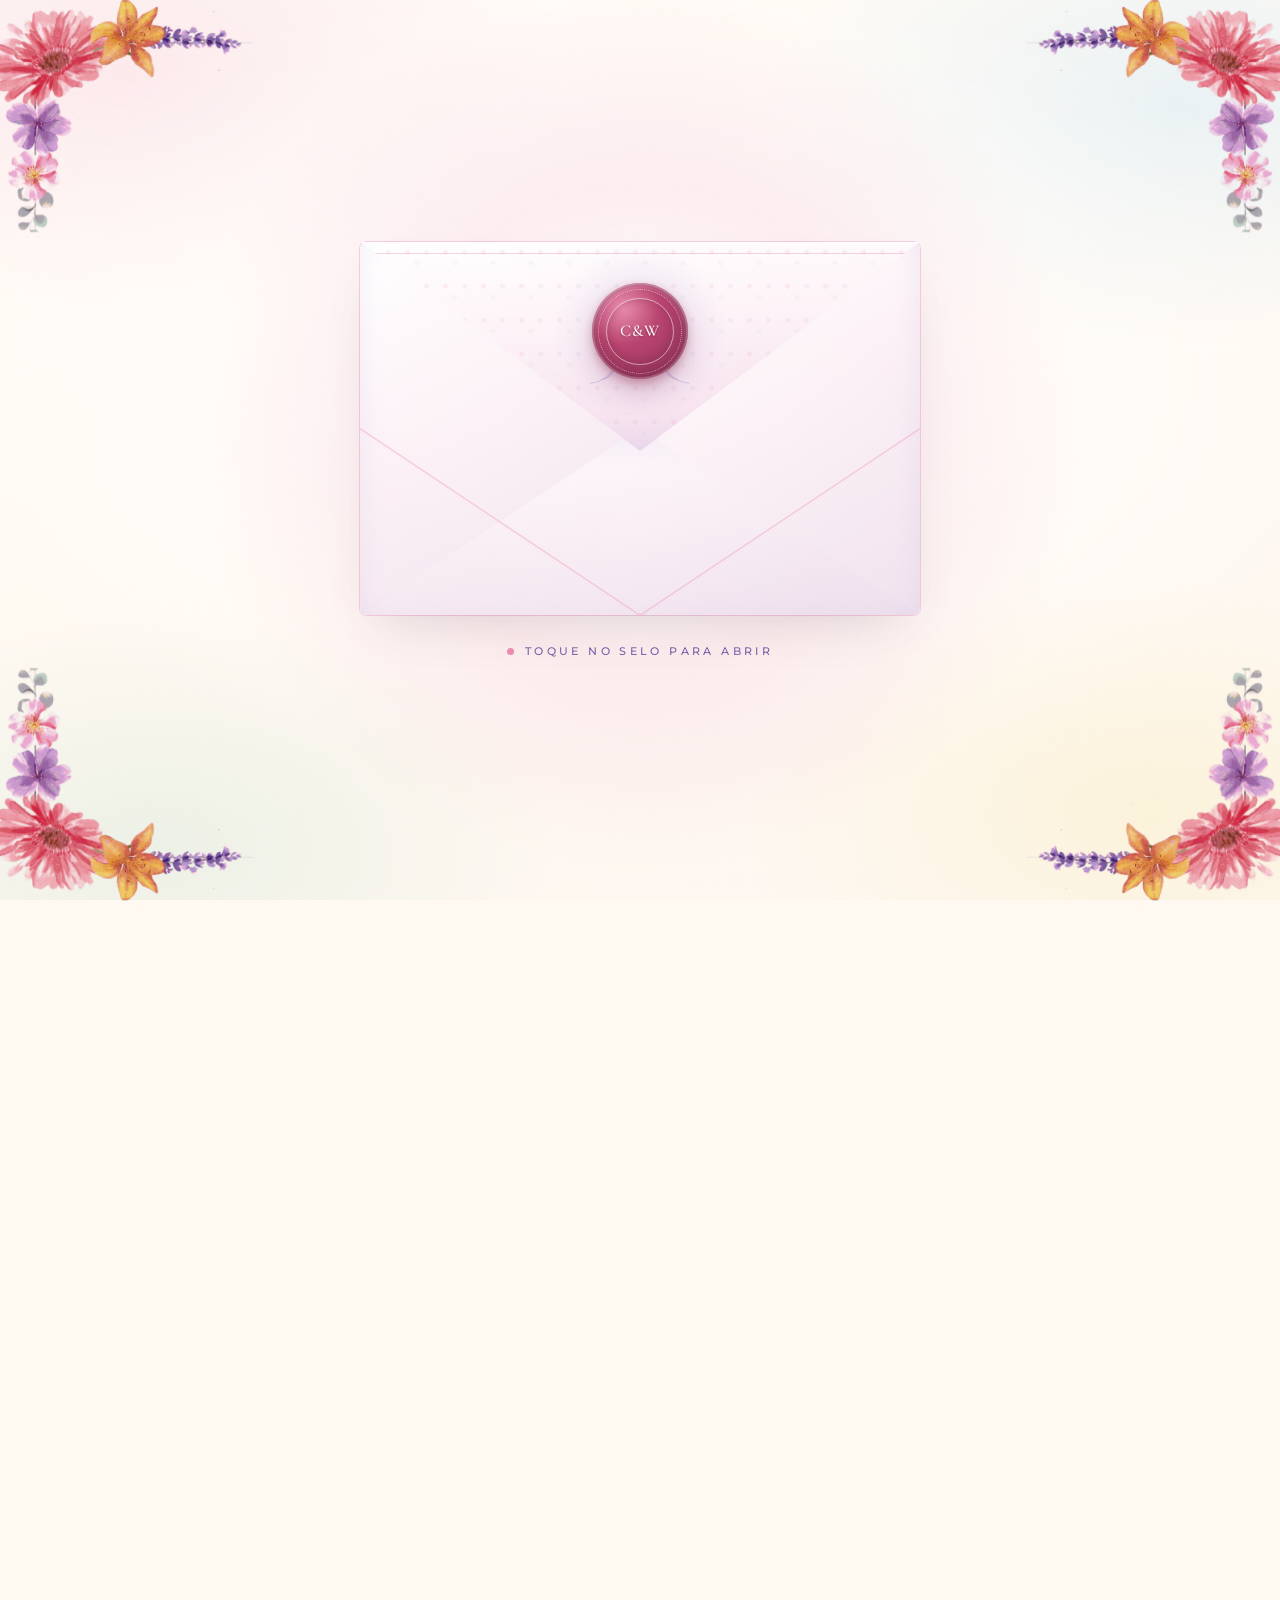
<file: index.html>
<!DOCTYPE html>
<html lang="pt-BR">
<head>
<meta charset="UTF-8">
<meta name="viewport" content="width=device-width, initial-scale=1.0, viewport-fit=cover">
<title>Camila &amp; William — Convite de Casamento</title>
<meta name="description" content="Camila Cristina Goncalves e William Prussak Macarini convidam você para a celebração do casamento. Porto a Porto Restaurante — Ribeirão da Ilha.">
<meta name="theme-color" content="#1b2b25">

<link rel="preconnect" href="https://fonts.googleapis.com">
<link rel="preconnect" href="https://fonts.gstatic.com" crossorigin>
<link href="https://fonts.googleapis.com/css2?family=Cormorant+Garamond:ital,wght@0,300;0,400;0,500;0,600;1,300;1,400&family=Great+Vibes&family=Montserrat:wght@300;400;500;600&display=swap" rel="stylesheet">

<!-- Favicon: monograma C&W -->
<link rel="icon" href="data:image/svg+xml,%3Csvg xmlns='http://www.w3.org/2000/svg' viewBox='0 0 64 64'%3E%3Crect width='64' height='64' rx='10' fill='%2314201c'/%3E%3Ctext x='32' y='43' font-family='Georgia,serif' font-size='28' fill='%23e8cf8b' text-anchor='middle'%3EC%26W%3C/text%3E%3C/svg%3E">

<link rel="stylesheet" href="style.css">
</head>
<body>

<!-- ============ PÉTALAS / PARTÍCULAS DE FUNDO ============ -->
<div class="petals" aria-hidden="true">
  <span class="petal"></span><span class="petal"></span><span class="petal"></span>
  <span class="petal"></span><span class="petal"></span><span class="petal"></span>
  <span class="petal"></span><span class="petal"></span><span class="petal"></span>
  <span class="petal"></span><span class="petal"></span><span class="petal"></span>
  <span class="petal"></span><span class="petal"></span><span class="petal"></span>
  <span class="petal"></span><span class="petal"></span><span class="petal"></span>
</div>

<!-- ============ BRILHOS DOURADOS ============ -->
<div class="sparkles" aria-hidden="true">
  <span></span><span></span><span></span><span></span><span></span>
  <span></span><span></span><span></span><span></span><span></span>
</div>


<!-- ============================================================= -->
<!-- ============ CENA 1 — O ENVELOPE QUE SE ABRE ================ -->
<!-- ============================================================= -->
<section id="envelope-scene" class="scene scene--envelope">

  <!-- Ramos florais nos cantos, como nas artes do casal -->
  <span class="flor flor--tl" aria-hidden="true"></span>
  <span class="flor flor--tr" aria-hidden="true"></span>
  <span class="flor flor--bl" aria-hidden="true"></span>
  <span class="flor flor--br" aria-hidden="true"></span>

  <div class="envelope-stage">

    <!-- Brilho de fundo -->
    <div class="stage-halo" aria-hidden="true"></div>

    <div class="envelope" id="envelope" role="button" tabindex="0"
         aria-label="Toque no selo para abrir o convite de casamento">

      <!-- Corpo do envelope -->
      <div class="env-back"></div>
      <div class="env-flap-shadow" aria-hidden="true"></div>

      <!-- Carta dentro do envelope -->
      <div class="letter-card" id="letterCard">
        <div class="letter-frame">
          <div class="letter-corner letter-corner--tl" aria-hidden="true"></div>
          <div class="letter-corner letter-corner--tr" aria-hidden="true"></div>
          <div class="letter-corner letter-corner--bl" aria-hidden="true"></div>
          <div class="letter-corner letter-corner--br" aria-hidden="true"></div>
          <div class="letter-inner">
            <p class="letter-eyebrow">Convite de Casamento</p>

            <div class="monogram" aria-hidden="true">
              <span class="mono-letter">C</span>
              <span class="mono-amp">&amp;</span>
              <span class="mono-letter">W</span>
            </div>

            <h1 class="letter-names">
              <span class="name">Camila</span>
              <span class="name-amp">&amp;</span>
              <span class="name">William</span>
            </h1>

            <div class="ornament-line" aria-hidden="true">
              <span class="line"></span>
              <svg viewBox="0 0 24 24" class="ornament-icon"><path d="M12 2c.6 3.4 2.4 5.2 5.8 5.8-3.4.6-5.2 2.4-5.8 5.8-.6-3.4-2.4-5.2-5.8-5.8C9.6 7.2 11.4 5.4 12 2z" fill="currentColor"/></svg>
              <span class="line"></span>
            </div>

            <p class="letter-date-script">24 de Novembro de 2026</p>
            <p class="letter-place">Porto a Porto Restaurante &middot; Ribeirão da Ilha</p>

            <button class="btn-open-text" id="btnOpenText" type="button">
              Abrir o convite
            </button>
          </div>
        </div>
      </div>

      <!-- Frente do envelope (bolsos) -->
      <div class="env-front">
        <div class="env-pocket-left"></div>
        <div class="env-pocket-right"></div>
        <div class="env-pocket-bottom"></div>
        <!-- Filete dourado acompanhando os vincos -->
        <svg class="env-rule" viewBox="0 0 600 400" preserveAspectRatio="none" aria-hidden="true">
          <path d="M0 200 L300 400 L600 200" />
          <path d="M300 400 L300 400" />
        </svg>
      </div>

      <!-- Aba superior (a que abre) -->
      <div class="env-flap" id="envFlap">
        <div class="flap-face flap-outer">
          <div class="flap-damask" aria-hidden="true"></div>
          <div class="flap-border" aria-hidden="true"></div>

          <div class="seal-wrap">
            <div class="seal-glow" aria-hidden="true"></div>
            <div class="wax-seal" id="waxSeal" aria-hidden="true">
              <span class="seal-rim"></span>
              <span class="seal-beads"></span>
              <span class="seal-ring"></span>
              <span class="seal-mono">C&amp;W</span>
            </div>
            <svg class="seal-laurel" viewBox="0 0 120 40" aria-hidden="true">
              <path d="M8 30c14-2 22-9 26-20M112 30c-14-2-22-9-26-20" />
              <path d="M20 26c6-1 10-4 12-9M100 26c-6-1-10-4-12-9" />
            </svg>
          </div>
        </div>
        <div class="flap-face flap-inner">
          <div class="flap-lining" aria-hidden="true"></div>
          <div class="flap-monogram" aria-hidden="true">C<span>&amp;</span>W</div>
        </div>
      </div>

      <!-- Camada de clique: cobre todo o envelope e fica acima
           de todas as camadas decorativas (clip-path quebra o
           hit-test dos elementos abaixo dela) -->
      <div class="env-hit" id="envHit" aria-hidden="true"></div>

    </div>

    <p class="tap-hint" id="tapHint">
      <span class="hint-pulse" aria-hidden="true"></span>
      <span class="hint-text" data-antes="Toque no selo para abrir"
                              data-depois="Clique na carta para entrar">Toque no selo para abrir</span>
    </p>
  </div>
</section>


<!-- ============================================================= -->
<!-- ============ CENA 2 — A CARTA ABERTA (CONVITE) ============== -->
<!-- ============================================================= -->
<main id="invitation" class="scene scene--invitation" aria-hidden="true">

  <!-- ============ CAPA ============
       No estilo das artes do casal: fundo de papel creme,
       ramos florais nos cantos e o monograma em oval. -->
  <header class="hero">

    <!-- Ramos florais decorativos nos cantos -->
    <span class="flor flor--tl" aria-hidden="true"></span>
    <span class="flor flor--br" aria-hidden="true"></span>
    <span class="flor flor--tr" aria-hidden="true"></span>
    <span class="flor flor--bl" aria-hidden="true"></span>

    <div class="hero-content reveal">
      <p class="hero-eyebrow">Com a bênção de Deus</p>

      <!-- Monograma em oval, com o ano nas laterais -->
      <div class="hero-mono-oval" aria-hidden="true">
        <span class="ano">20</span>
        <span class="oval">
          <span class="oval-c">C</span>
          <span class="oval-w">W</span>
        </span>
        <span class="ano">26</span>
      </div>

      <h1 class="hero-names">
        <span class="hero-name">Camila</span>
        <span class="hero-amp">&amp;</span>
        <span class="hero-name">William</span>
      </h1>

      <div class="hero-divider" aria-hidden="true">
        <span></span>
        <svg viewBox="0 0 24 24"><path d="M12 2c.6 3.4 2.4 5.2 5.8 5.8-3.4.6-5.2 2.4-5.8 5.8-.6-3.4-2.4-5.2-5.8-5.8C9.6 7.2 11.4 5.4 12 2z" fill="currentColor"/></svg>
        <span></span>
      </div>

      <p class="hero-date">24 de Novembro de 2026</p>
      <p class="hero-place">Porto a Porto Restaurante &middot; Ribeirão da Ilha</p>

      <p class="hero-invite-text">
        Convidamos você para celebrar conosco<br>
        o dia mais importante de nossas vidas
      </p>
    </div>

    <div class="scroll-cue" aria-hidden="true">
      <span class="scroll-line"></span>
      <span class="scroll-word">role</span>
    </div>
  </header>


  <!-- ============ DATA / CONTAGEM REGRESSIVA ============ -->
  <section class="section section--date">
    <span class="flor-sec flor-sec--tl" aria-hidden="true"></span>
    <div class="wrap">
      <p class="sec-eyebrow reveal">Save the Date</p>
      <h2 class="sec-title reveal">24 · Novembro · 2026</h2>
      <p class="sec-sub reveal">Cerimônia às 16h30 &middot; Jantar a partir das 18h00</p>

      <div class="countdown reveal" id="countdown" role="timer" aria-live="polite">
        <div class="cd-unit"><span class="cd-num" id="cdDays">--</span><span class="cd-label">Dias</span></div>
        <div class="cd-sep" aria-hidden="true">:</div>
        <div class="cd-unit"><span class="cd-num" id="cdHours">--</span><span class="cd-label">Horas</span></div>
        <div class="cd-sep" aria-hidden="true">:</div>
        <div class="cd-unit"><span class="cd-num" id="cdMins">--</span><span class="cd-label">Minutos</span></div>
        <div class="cd-sep" aria-hidden="true">:</div>
        <div class="cd-unit"><span class="cd-num" id="cdSecs">--</span><span class="cd-label">Segundos</span></div>
      </div>

      <div class="date-actions reveal">
        <a class="btn btn--gold" id="btnCalendar"
           href="convite.ics" download="Convite-Camila-e-William.ics">
          <svg viewBox="0 0 24 24" aria-hidden="true"><path d="M7 2v2H5a2 2 0 0 0-2 2v14a2 2 0 0 0 2 2h14a2 2 0 0 0 2-2V6a2 2 0 0 0-2-2h-2V2h-2v2H9V2H7zm12 8v10H5V10h14z" fill="currentColor"/></svg>
          Adicionar à agenda
        </a>
        <!-- Abre o Google Maps apenas mostrando o endereço do
             restaurante (sem iniciar rota/navegação) -->
        <a class="btn btn--azul" id="btnMap" target="_blank" rel="noopener"
           href="https://www.google.com/maps/search/?api=1&amp;query=Porto%20a%20Porto%20Restaurante%2C%20Ribeir%C3%A3o%20da%20Ilha%2C%20Florian%C3%B3polis%20-%20SC">
          <svg viewBox="0 0 24 24" aria-hidden="true"><path d="M12 2a7 7 0 0 0-7 7c0 5.2 7 13 7 13s7-7.8 7-13a7 7 0 0 0-7-7zm0 9.5A2.5 2.5 0 1 1 12 6.5a2.5 2.5 0 0 1 0 5z" fill="currentColor"/></svg>
          Ver endereço no mapa
        </a>
      </div>
    </div>
  </section>


  <!-- ============ NÓS DOIS ============ -->
  <section class="section section--casal">
    <div class="wrap">

      <!-- Nossa história -->
      <div class="historia reveal">
        <p class="historia-titulo">Venham conhecer um pouco da nossa história</p>

        <div class="ornament-line" aria-hidden="true">
          <span class="line"></span>
          <svg viewBox="0 0 24 24" class="ornament-icon"><path d="M12 2c.6 3.4 2.4 5.2 5.8 5.8-3.4.6-5.2 2.4-5.8 5.8-.6-3.4-2.4-5.2-5.8-5.8C9.6 7.2 11.4 5.4 12 2z" fill="currentColor"/></svg>
          <span class="line"></span>
        </div>

        <p class="historia-texto">
          Esse é o momento em que decidimos transformar a nossa história, convidando
          Cristo para ser o nosso par perfeito e pedindo que as bênçãos de Deus se
          derramem sobre a nossa união. Até aqui, seis anos de união e a graça de Deus
          nos acompanhou. Daqui em diante, unimo-nos em uma aliança, nos tornando uma
          só carne e nos amando como Cristo também amou a Igreja.
        </p>
      </div>

      <!-- Nossas fotos, descendo na diagonal -->
      <div class="diagonal">
        <figure class="casal-figure">
          <img src="imagens/nos-dois.jpg" alt="Camila e William olhando um para o outro ao entardecer, com o vale ao fundo">
        </figure>

        <figure class="casal-figure">
          <img src="imagens/mirante.jpg" alt="Camila e William sorrindo, com as montanhas e o céu do pôr do sol ao fundo">
        </figure>
      </div>

      <!-- Data e versículo -->
      <div class="duo-data reveal">
        <span class="duo-eyebrow">Save the Date</span>
        <p class="duo-dia">24 de Novembro de 2026</p>
        <p class="duo-hora">Cerimônia às 16h30</p>
        <p class="duo-local">Porto a Porto Restaurante &middot; Ribeirão da Ilha</p>

        <blockquote class="duo-versiculo">
          Assim não são mais dois, mas uma só carne.<br>
          Portanto, o que Deus uniu, ninguém separe.
          <cite>Mateus 19:6</cite>
        </blockquote>
      </div>

      <div class="casal-texto reveal">
        <p class="casal-frase">
          Venham celebrar esse momento de união
        </p>

        <div class="ornament-line" aria-hidden="true">
          <span class="line"></span>
          <svg viewBox="0 0 24 24" class="ornament-icon"><path d="M12 2c.6 3.4 2.4 5.2 5.8 5.8-3.4.6-5.2 2.4-5.8 5.8-.6-3.4-2.4-5.2-5.8-5.8C9.6 7.2 11.4 5.4 12 2z" fill="currentColor"/></svg>
          <span class="line"></span>
        </div>

        <blockquote class="casal-versiculo">
          Acima de tudo, porém, revistam-se do amor,<br>
          que é o elo perfeito.
          <cite>Colossenses 3:14</cite>
        </blockquote>
      </div>
    </div>
  </section>


  <!-- ============ O LOCAL — FOTOS ============ -->
  <section class="section section--venue">
    <span class="flor-sec flor-sec--br" aria-hidden="true"></span>
    <div class="wrap">
      <p class="sec-eyebrow reveal">O Cenário</p>
      <h2 class="sec-title reveal">Porto a Porto Restaurante</h2>
      <p class="sec-sub reveal">Ribeirão da Ilha &middot; Florianópolis — SC</p>

      <div class="venue-grid">
        <figure class="venue-figure venue-figure--wide">
          <img src="imagens/salao.jpg" alt="Salão do restaurante decorado com flores coloridas e mesas postas para o jantar">
          <figcaption>
            <span class="cap-title">A Recepção</span>
            <span class="cap-text">Um jantar à luz de velas, entre madeira, tijolo e jardim</span>
          </figcaption>
        </figure>

        <figure class="venue-figure">
          <img src="imagens/cerimonia.jpg" alt="Cerimônia montada sobre a água com corredor e arranjos florais">
          <figcaption>
            <span class="cap-title">A Cerimônia</span>
            <span class="cap-text">Onde o mar encontra o "sim" — 16h30</span>
          </figcaption>
        </figure>
      </div>

      <p class="venue-note reveal">
        Um cenário à beira-mar, com vista para a Baía Sul e o pôr do sol da Ilha
        de Santa Catarina — o lugar que escolhemos para reunir quem amamos.
      </p>
    </div>
  </section>


  <!-- ============ PROGRAMAÇÃO ============ -->
  <section class="section section--schedule">
    <span class="flor-sec flor-sec--tl" aria-hidden="true"></span>
    <div class="wrap">
      <p class="sec-eyebrow reveal">A Celebração</p>
      <h2 class="sec-title reveal">Programação</h2>

      <ol class="timeline">
        <li class="tl-item reveal">
          <span class="tl-time">15h45</span>
          <span class="tl-dot" aria-hidden="true"></span>
          <div class="tl-body">
            <h3>Recepção dos convidados</h3>
            <p>Boas-vindas no Porto a Porto, à beira da Baía Sul</p>
          </div>
        </li>
        <li class="tl-item reveal">
          <span class="tl-time">16h30</span>
          <span class="tl-dot" aria-hidden="true"></span>
          <div class="tl-body">
            <h3>Cerimônia</h3>
            <p>A celebração do nosso casamento, com o mar como cenário</p>
          </div>
        </li>
        <li class="tl-item reveal">
          <span class="tl-time">17h30</span>
          <span class="tl-dot" aria-hidden="true"></span>
          <div class="tl-body">
            <h3>Fotos &amp; Confraternização</h3>
            <p>Registros do nosso "sim" e um tempo para estar junto de quem amamos</p>
          </div>
        </li>
        <li class="tl-item reveal">
          <span class="tl-time">18h00</span>
          <span class="tl-dot" aria-hidden="true"></span>
          <div class="tl-body">
            <h3>Jantar</h3>
            <p>Entrada, prato principal escolhido por você e os doces da Meu Confeito</p>
          </div>
        </li>
        <li class="tl-item reveal">
          <span class="tl-time">20h00</span>
          <span class="tl-dot" aria-hidden="true"></span>
          <div class="tl-body">
            <h3>Comemoração</h3>
            <p>Seguimos juntos à mesa, celebrando entre as pessoas que fazem parte da nossa história</p>
          </div>
        </li>
      </ol>
    </div>
  </section>


  <!-- ============ NOSSA RECEPÇÃO ============ -->
  <section class="section section--reception">
    <span class="flor-sec flor-sec--br" aria-hidden="true"></span>
    <div class="wrap wrap--narrow">
      <p class="sec-eyebrow reveal">Cuidado em cada detalhe</p>
      <h2 class="sec-title reveal">Nossa Recepção</h2>

      <p class="reception-lead reveal">
        Escolhemos um menu especial para compartilhar esse momento com vocês.
        A entrada, os pratos principais e os doces estarão
        <strong>incluídos</strong> com todo o carinho para vocês.
      </p>

      <ul class="menu-list">
        <li class="menu-item reveal">
          <span class="menu-icon" aria-hidden="true">
            <svg viewBox="0 0 24 24"><path d="M4 12h16M6 12a6 6 0 0 1 12 0M12 6V3" fill="none" stroke="currentColor" stroke-width="1.1" stroke-linecap="round"/></svg>
          </span>
          <div class="menu-body">
            <h3>Entradas</h3>
            <p>Servidas à mesa para compartilhar:</p>
            <ul class="menu-dishes">
              <li>Pastel de carne, queijo e camarão</li>
              <li>Parmesão e provolone</li>
              <li>Gorgonzola</li>
              <li>Salame italiano com pães artesanais</li>
              <li>Pastinha de salmão, azeitona e frango</li>
            </ul>
          </div>
        </li>

        <li class="menu-item reveal">
          <span class="menu-icon" aria-hidden="true">
            <svg viewBox="0 0 24 24"><path d="M3 17h18M5 17a7 7 0 0 1 14 0M12 10V7" fill="none" stroke="currentColor" stroke-width="1.1" stroke-linecap="round"/></svg>
          </span>
          <div class="menu-body">
            <h3>Pratos principais</h3>
            <p>Cada convidado escolhe o seu na confirmação de presença:</p>
            <ul class="menu-dishes">
              <li>
                <strong>Risoto Bruxaria</strong>
                <span>Camarão, ostra, polvo e lula grelhados, cogumelos
                frescos e gorgonzola</span>
              </li>
              <li>
                <strong>Parmegiana de mignon</strong>
                <span>Para quem prefere carnes</span>
              </li>
              <li>
                <strong>Parmegiana de frango</strong>
                <span>Uma opção leve e igualmente especial</span>
              </li>
            </ul>
          </div>
        </li>

        <li class="menu-item reveal">
          <span class="menu-icon" aria-hidden="true">
            <svg viewBox="0 0 24 24"><path d="M12 4c1.8 2.2 2.6 4 2.6 5.6a2.6 2.6 0 1 1-5.2 0C9.4 8 10.2 6.2 12 4zM6 18h12" fill="none" stroke="currentColor" stroke-width="1.1" stroke-linejoin="round" stroke-linecap="round"/></svg>
          </span>
          <div class="menu-body">
            <h3>Mesa de Bolos e Doces</h3>
            <p>Preparados com carinho pela <strong>Meu Confeito</strong></p>
          </div>
        </li>
      </ul>

      <div class="reception-note reveal">
        <p>
          O jantar e a mesa de doces são um <strong>carinho nosso por você</strong>.<br>
          As <strong>bebidas serão cobradas à parte pelo restaurante</strong>.
        </p>
      </div>
    </div>
  </section>


  <!-- ============ DETALHES ============ -->
  <section class="section section--details">
    <span class="flor-sec flor-sec--tl" aria-hidden="true"></span>
    <div class="wrap">
      <div class="detail-cards">
        <article class="d-card reveal">
          <div class="d-icon" aria-hidden="true">
            <svg viewBox="0 0 24 24"><path d="M12 3l2 3 3-1 1 3 3 2-2 3 1 3-3 1-2 3-3-1-3 1-2-3-3-1 1-3-2-3 3-2 1-3 3 1 2-3z" fill="none" stroke="currentColor" stroke-width="1.1"/></svg>
          </div>
          <h3>Traje</h3>
          <p class="d-strong">Esporte Chique / Formal</p>
          <p>Prefira tons suaves e tecidos leves. Evite branco, off-white e nude.</p>
        </article>

        <article class="d-card reveal">
          <div class="d-icon" aria-hidden="true">
            <svg viewBox="0 0 24 24"><path d="M12 21s-7-4.6-7-10a4 4 0 0 1 7-2.6A4 4 0 0 1 19 11c0 5.4-7 10-7 10z" fill="none" stroke="currentColor" stroke-width="1.1"/></svg>
          </div>
          <h3>Presentes</h3>
          <p class="d-strong">Sua presença é o maior presente</p>
          <p>Em breve enviaremos nossa lista de presentes. Se preferir, é só nos chamar que conversamos com carinho.</p>
        </article>

        <article class="d-card reveal">
          <div class="d-icon" aria-hidden="true">
            <svg viewBox="0 0 24 24"><path d="M4 11h16M6 11V7a6 6 0 0 1 12 0v4M7 11v9h10v-9" fill="none" stroke="currentColor" stroke-width="1.1"/></svg>
          </div>
          <h3>Estacionamento</h3>
          <p class="d-strong">Vagas no local</p>
          <p>Há estacionamento ao lado e em frente ao restaurante.</p>
        </article>
      </div>
    </div>
  </section>


  <!-- ============ FRASE / ASSINATURA ============ -->
  <section class="section section--quote">
    <span class="flor-sec flor-sec--br" aria-hidden="true"></span>
    <div class="wrap wrap--narrow">
      <div class="quote-mark reveal" aria-hidden="true">&ldquo;</div>
      <blockquote class="reveal">
        O amor é paciente, é benigno; não se irrita, não guarda rancor.
        Tudo desculpa, tudo crê, tudo espera, tudo suporta.
        <cite>1 Coríntios 13</cite>
      </blockquote>

      <p class="signature reveal">Camila <span>&amp;</span> William</p>
    </div>
  </section>


  <!-- ============ RSVP ============ -->
  <section class="section section--rsvp" id="rsvp">
    <span class="flor-sec flor-sec--tl" aria-hidden="true"></span>
    <div class="wrap wrap--narrow">
      <p class="sec-eyebrow reveal">Confirmação de Presença</p>
      <h2 class="sec-title reveal">Será uma alegria ter você com a gente</h2>
      <p class="sec-sub reveal">
        Para prepararmos tudo com cuidado, pedimos a gentileza de confirmar
        sua presença até <strong>24 de Outubro de 2026</strong>.
      </p>
      <p class="sec-sub reveal rsvp-aviso">
        A cerimônia começa às <strong>16h30</strong> — recomendamos chegar com
        antecedência para aproveitar cada momento.
      </p>

      <form class="rsvp-form reveal" id="rsvpForm" novalidate>
        <div class="field">
          <label for="nome">Nome completo</label>
          <input type="text" id="nome" name="nome" placeholder="Preencha seu nome completo" required>
        </div>

        <div class="field-row">
          <div class="field">
            <label for="acompanhantes">Acompanhantes</label>
            <input type="number" id="acompanhantes" name="acompanhantes" min="0" max="10" value="0">
          </div>
          <div class="field">
            <label for="presenca">Você comparecerá?</label>
            <select id="presenca" name="presenca">
              <option value="Sim, estarei presente">Sim, estarei presente</option>
              <option value="Não poderei comparecer">Não poderei comparecer</option>
            </select>
          </div>
        </div>

        <div class="field" id="campoPratos">
          <label>Escolha do prato principal <span class="opt">(um para cada pessoa)</span></label>
          <div class="pratos-lista" id="pratosLista"></div>
          <p class="field-hint">
            O jantar e a mesa de doces são um carinho nosso por você.
            As bebidas serão cobradas à parte pelo restaurante.
          </p>
        </div>

        <div class="field">
          <label for="recado">Deixe uma mensagem aos noivos <span class="opt">(opcional)</span></label>
          <textarea id="recado" name="recado" rows="4" placeholder="Um recado carinhoso..."></textarea>
        </div>

        <button class="btn btn--gold btn--full" type="submit">Confirmar presença</button>
      </form>

      <p class="form-note reveal">
        Ao confirmar, abriremos o WhatsApp com a mensagem pronta para envio.
      </p>

      <div class="contact reveal">
        <p>Dúvidas? Fale com os noivos:</p>
        <div class="contact-actions">
          <a class="btn btn--gold" id="waCamila" target="_blank" rel="noopener">Camila</a>
          <a class="btn btn--menta" id="waWilliam" target="_blank" rel="noopener">William</a>
        </div>
      </div>
    </div>
  </section>


  <!-- ============ RODAPÉ ============ -->
  <footer class="footer">
    <div class="wrap">
      <div class="footer-monogram" aria-hidden="true">C<span>&amp;</span>W</div>
      <p class="footer-names">Camila Cristina Goncalves &amp; William Prussak Macarini</p>
      <p class="footer-date">24 · 11 · 2026 — Ribeirão da Ilha, Florianópolis</p>
      <button class="btn btn--ghost btn--small" id="btnReplay" type="button">
        <svg viewBox="0 0 24 24" aria-hidden="true"><path d="M12 5V2L7 6l5 4V7a5 5 0 1 1-5 5H5a7 7 0 1 0 7-7z" fill="currentColor"/></svg>
        Ver a abertura novamente
      </button>
    </div>
  </footer>

</main>

<script src="script.js"></script>
</body>
</html>
</file>
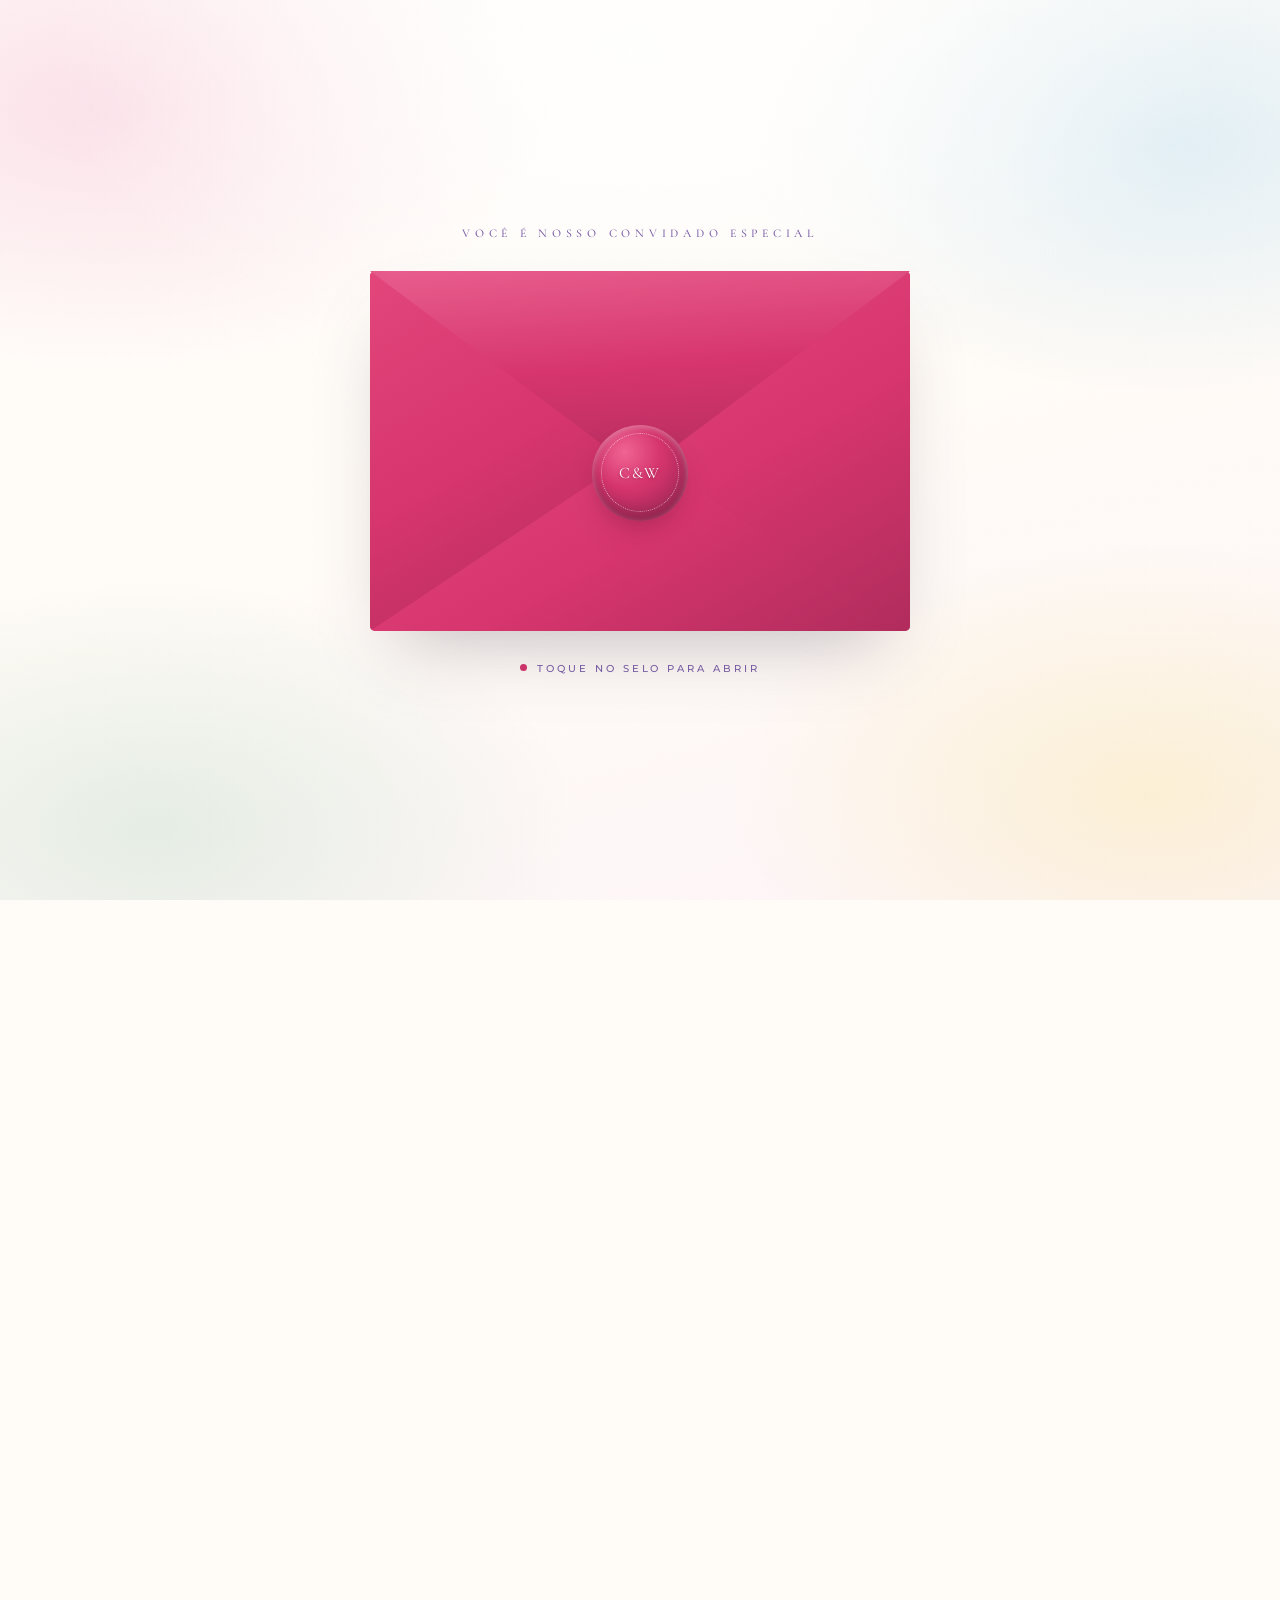
<file: alternativo/index.html>
<!DOCTYPE html>
<html lang="pt-BR">
<head>
<meta charset="UTF-8">
<meta name="viewport" content="width=device-width, initial-scale=1.0, viewport-fit=cover">
<title>Camila &amp; William — Convite de Casamento</title>
<meta name="description" content="Camila Cristina Goncalves e William Prussak Macarini convidam você para a celebração do casamento. Porto a Porto Restaurante — Ribeirão da Ilha, Florianópolis.">
<meta name="theme-color" content="#D6336C">

<link rel="preconnect" href="https://fonts.googleapis.com">
<link rel="preconnect" href="https://fonts.gstatic.com" crossorigin>
<link href="https://fonts.googleapis.com/css2?family=Cormorant+Garamond:ital,wght@0,300;0,400;0,500;0,600;1,300;1,400;1,500&family=Great+Vibes&family=Montserrat:wght@300;400;500;600&display=swap" rel="stylesheet">

<link rel="icon" href="data:image/svg+xml,%3Csvg xmlns='http://www.w3.org/2000/svg' viewBox='0 0 64 64'%3E%3Crect width='64' height='64' rx='10' fill='%23D6336C'/%3E%3Ctext x='32' y='43' font-family='Georgia,serif' font-size='28' fill='%23fff' text-anchor='middle'%3EC%26W%3C/text%3E%3C/svg%3E">

<link rel="stylesheet" href="style.css">
</head>
<body>

<!-- ============================================================
     CENA 1 — O ENVELOPE ROSA COM FORRO FLORAL
     ============================================================ -->
<section id="cenaEnvelope" class="cena-envelope">

  <div class="palco">

    <p class="palco-frase">Você é nosso convidado especial</p>

    <div class="envelope" id="envelope" role="button" tabindex="0"
         aria-label="Toque no selo para abrir o convite">

      <div class="env-fundo"></div>

      <!-- Cartão que sai do envelope -->
      <div class="cartao" id="cartao">
        <div class="cartao-moldura">
          <p class="cartao-eyebrow">Convite de Casamento</p>
          <p class="cartao-mono">C <span>&amp;</span> W</p>
          <h1 class="cartao-nomes">Camila <span>&amp;</span> William</h1>
          <div class="filete"><span></span><i>✦</i><span></span></div>
          <p class="cartao-data">24 de Novembro de 2026</p>
          <p class="cartao-local">Porto a Porto Restaurante &middot; Ribeirão da Ilha</p>
          <button class="btn-abrir" id="btnAbrir" type="button">Abrir o convite</button>
        </div>
      </div>

      <!-- Forro floral (aparece quando a aba abre) -->
      <div class="env-aba" id="envAba">
        <div class="aba-face aba-externa"></div>
        <div class="aba-face aba-forro">
          <div class="forro-floral"></div>
          <p class="forro-mono">C <span>&amp;</span> W</p>
        </div>
      </div>

      <!-- Frente do envelope -->
      <div class="env-frente">
        <span class="dobra dobra-esq"></span>
        <span class="dobra dobra-dir"></span>
        <span class="dobra dobra-baixo"></span>
      </div>

      <!-- Selo de cera -->
      <div class="selo" id="selo" aria-hidden="true">
        <span class="selo-borda"></span>
        <span class="selo-texto">C&amp;W</span>
      </div>

      <div class="env-clique" id="envClique" aria-hidden="true"></div>
    </div>

    <p class="dica" id="dica">
      <span class="dica-pulso" aria-hidden="true"></span>
      <span id="dicaTexto">Toque no selo para abrir</span>
    </p>
  </div>
</section>


<!-- ============================================================
     CENA 2 — O CONVITE
     ============================================================ -->
<main id="convite" class="convite" aria-hidden="true">

  <!-- ============ CAPA ============ -->
  <header class="capa">
    <div class="capa-flores" aria-hidden="true">
      <span class="flor flor--tl"></span>
      <span class="flor flor--tr"></span>
      <span class="flor flor--bl"></span>
      <span class="flor flor--br"></span>
    </div>

    <div class="capa-conteudo">
      <p class="capa-eyebrow">Com a bênção de Deus</p>

      <div class="capa-moldura-foto">
        <span class="moldura-flor moldura-flor--tl" aria-hidden="true"></span>
        <span class="moldura-flor moldura-flor--br" aria-hidden="true"></span>
        <img src="../imagens/nos-dois.jpg" alt="Camila e William ao entardecer">
      </div>

      <div class="capa-mono">
        <span class="ano">20</span>
        <span class="oval"><i>C</i><i>W</i></span>
        <span class="ano">26</span>
      </div>

      <h1 class="capa-nomes">Camila <span>&amp;</span> William</h1>

      <div class="filete"><span></span><i>✦</i><span></span></div>

      <p class="capa-save">Save the Date</p>
      <p class="capa-data">24 de Novembro de 2026</p>
      <p class="capa-hora">Cerimônia às 16h30</p>
    </div>

    <div class="capa-role" aria-hidden="true">
      <span class="role-linha"></span>
      <span class="role-palavra">role</span>
    </div>
  </header>


  <!-- ============ CONTAGEM REGRESSIVA ============ -->
  <section class="bloco bloco--contagem">
    <div class="limite">
      <p class="eyebrow">Contagem regressiva</p>
      <h2 class="titulo-script">Falta pouco</h2>

      <div class="contagem" id="contagem" role="timer" aria-live="polite">
        <div class="cg"><span class="cg-num" id="cgDias">--</span><span class="cg-rot">Dias</span></div>
        <div class="cg"><span class="cg-num" id="cgHoras">--</span><span class="cg-rot">Horas</span></div>
        <div class="cg"><span class="cg-num" id="cgMin">--</span><span class="cg-rot">Min</span></div>
        <div class="cg"><span class="cg-num" id="cgSeg">--</span><span class="cg-rot">Seg</span></div>
      </div>

      <div class="acoes">
        <a class="btn btn--rosa" href="convite.ics" download="Convite-Camila-e-William.ics">
          <svg viewBox="0 0 24 24" aria-hidden="true"><path d="M7 2v2H5a2 2 0 0 0-2 2v14a2 2 0 0 0 2 2h14a2 2 0 0 0 2-2V6a2 2 0 0 0-2-2h-2V2h-2v2H9V2H7zm12 8v10H5V10h14z" fill="currentColor"/></svg>
          Adicionar à agenda
        </a>
        <a class="btn btn--contorno" id="btnMapa" target="_blank" rel="noopener"
           href="https://www.google.com/maps/search/?api=1&amp;query=Porto%20a%20Porto%20Restaurante%2C%20Ribeir%C3%A3o%20da%20Ilha%2C%20Florian%C3%B3polis%20-%20SC">
          <svg viewBox="0 0 24 24" aria-hidden="true"><path d="M12 2a7 7 0 0 0-7 7c0 5.2 7 13 7 13s7-7.8 7-13a7 7 0 0 0-7-7zm0 9.5A2.5 2.5 0 1 1 12 6.5a2.5 2.5 0 0 1 0 5z" fill="currentColor"/></svg>
          Ver endereço
        </a>
      </div>
    </div>
  </section>


  <!-- ============ VERSÍCULO ============ -->
  <section class="bloco bloco--versiculo">
    <span class="flor-sec flor-sec--tr" aria-hidden="true"></span>
    <span class="flor-sec flor-sec--bl" aria-hidden="true"></span>

    <div class="limite limite--estreito">
      <div class="aspas" aria-hidden="true">&ldquo;</div>
      <blockquote class="versiculo">
        Assim não são mais dois, mas uma só carne.<br>
        Portanto, o que Deus uniu, ninguém separe.
        <cite>Mateus 19:6</cite>
      </blockquote>
    </div>
  </section>


  <!-- ============ NOSSA HISTÓRIA ============ -->
  <section class="bloco bloco--historia">
    <div class="limite">
      <p class="eyebrow">Nossa trajetória</p>
      <h2 class="titulo-script">Nossa história</h2>

      <p class="texto">
        Esse é o momento em que decidimos transformar a nossa história, convidando
        Cristo para ser o nosso par perfeito e pedindo que as bênçãos de Deus se
        derramem sobre a nossa união. Até aqui, seis anos de união e a graça de Deus
        nos acompanhou.
      </p>

      <!-- Colagem de fotos -->
      <div class="colagem">
        <figure class="polaroid polaroid--1">
          <img src="../imagens/nos-dois.jpg" alt="Camila e William ao entardecer">
        </figure>
        <figure class="polaroid polaroid--2">
          <img src="../imagens/mirante.jpg" alt="Camila e William no mirante">
        </figure>
        <figure class="polaroid polaroid--3">
          <img src="../imagens/salao.jpg" alt="Salão do Porto a Porto Restaurante">
        </figure>
        <span class="colagem-selo" aria-hidden="true">C&amp;W</span>
      </div>

      <p class="texto texto--final">
        Daqui em diante, unimo-nos em uma aliança, nos tornando uma só carne
        e nos amando como Cristo também amou a Igreja.
      </p>
    </div>
  </section>


  <!-- ============ CERIMÔNIA ============ -->
  <section class="bloco bloco--cerimonia">
    <div class="limite">
      <article class="cartao-info">
        <span class="cartao-flor cartao-flor--tl" aria-hidden="true"></span>
        <span class="cartao-flor cartao-flor--br" aria-hidden="true"></span>

        <p class="eyebrow">Cerimônia</p>
        <h2 class="titulo-script">O grande dia</h2>

        <div class="info-icone" aria-hidden="true">
          <svg viewBox="0 0 24 24"><path d="M12 21s-7-4.6-7-10a4 4 0 0 1 7-2.6A4 4 0 0 1 19 11c0 5.4-7 10-7 10z" fill="none" stroke="currentColor" stroke-width="1.2"/></svg>
        </div>

        <p class="info-destaque">24 de Novembro de 2026</p>
        <p class="info-linha">Cerimônia às <strong>16h30</strong> — recomendamos chegar com antecedência</p>
        <p class="info-linha">Jantar a partir das <strong>18h00</strong></p>

        <div class="filete"><span></span><i>✦</i><span></span></div>

        <p class="info-local">Porto a Porto Restaurante</p>
        <p class="info-end">Ribeirão da Ilha &middot; Florianópolis — SC</p>
      </article>
    </div>
  </section>


  <!-- ============ RECEPÇÃO ============ -->
  <section class="bloco bloco--recepcao">
    <span class="flor-sec flor-sec--tl" aria-hidden="true"></span>

    <div class="limite">
      <p class="eyebrow">Cuidado em cada detalhe</p>
      <h2 class="titulo-script">Nossa recepção</h2>

      <p class="texto">
        Escolhemos um menu especial para compartilhar esse momento com vocês.
      </p>

      <div class="menu-grade">
        <article class="menu-item">
          <h3>Entradas</h3>
          <ul>
            <li>Pastel de carne, queijo e camarão</li>
            <li>Parmesão e provolone</li>
            <li>Gorgonzola</li>
            <li>Salame italiano com pães artesanais</li>
            <li>Pastinha de salmão, azeitona e frango</li>
          </ul>
        </article>

        <article class="menu-item">
          <h3>Pratos principais</h3>
          <ul>
            <li><strong>Risoto Bruxaria</strong><span>Camarão, ostra, polvo e lula grelhados, cogumelos frescos e gorgonzola</span></li>
            <li><strong>Parmegiana de mignon</strong></li>
            <li><strong>Parmegiana de frango</strong></li>
          </ul>
        </article>

        <article class="menu-item">
          <h3>Mesa de Bolos e Doces</h3>
          <p class="menu-nota">Preparados com carinho pela <strong>Meu Confeito</strong></p>
        </article>
      </div>

      <p class="aviso">
        O jantar e a mesa de doces são um <strong>carinho nosso por você</strong>.<br>
        As bebidas serão cobradas à parte pelo restaurante.
      </p>
    </div>
  </section>


  <!-- ============ LOCALIZAÇÃO ============ -->
  <section class="bloco bloco--local">
    <div class="limite">
      <p class="eyebrow">O cenário</p>
      <h2 class="titulo-script">Onde vamos celebrar</h2>

      <figure class="foto-larga">
        <span class="moldura-flor moldura-flor--tl" aria-hidden="true"></span>
        <span class="moldura-flor moldura-flor--br" aria-hidden="true"></span>
        <img src="../imagens/cerimonia.jpg" alt="Cerimônia montada sobre a água no Porto a Porto Restaurante">
      </figure>

      <div class="local-info">
        <p class="local-nome">Porto a Porto Restaurante</p>
        <p class="local-end">Ribeirão da Ilha &middot; Florianópolis — Santa Catarina</p>
        <p class="local-nota">Há estacionamento ao lado e em frente ao restaurante.</p>

        <a class="btn btn--contorno" target="_blank" rel="noopener"
           href="https://www.google.com/maps/search/?api=1&amp;query=Porto%20a%20Porto%20Restaurante%2C%20Ribeir%C3%A3o%20da%20Ilha%2C%20Florian%C3%B3polis%20-%20SC">
          <svg viewBox="0 0 24 24" aria-hidden="true"><path d="M12 2a7 7 0 0 0-7 7c0 5.2 7 13 7 13s7-7.8 7-13a7 7 0 0 0-7-7zm0 9.5A2.5 2.5 0 1 1 12 6.5a2.5 2.5 0 0 1 0 5z" fill="currentColor"/></svg>
          Abrir no mapa
        </a>
      </div>
    </div>
  </section>


  <!-- ============ TRAJE ============ -->
  <section class="bloco bloco--traje">
    <span class="flor-sec flor-sec--br" aria-hidden="true"></span>

    <div class="limite limite--estreito">
      <p class="eyebrow">Traje</p>
      <h2 class="titulo-script">Esporte chique</h2>

      <p class="texto">
        Pedimos apenas que a paleta de cores não seja de encontro com a dos noivos.
        Prefira tons suaves e tecidos leves.
      </p>

      <div class="paleta" aria-hidden="true">
        <span style="--c:#F7C6D9"></span>
        <span style="--c:#E98BAE"></span>
        <span style="--c:#B9A7D9"></span>
        <span style="--c:#BFDCC8"></span>
        <span style="--c:#B9DDF2"></span>
        <span style="--c:#F8E6A5"></span>
        <span style="--c:#F4B183"></span>
      </div>

      <p class="paleta-nota">Algumas cores sugeridas</p>
    </div>
  </section>


  <!-- ============ PRESENTES ============ -->
  <section class="bloco bloco--presentes">
    <div class="limite limite--estreito">
      <p class="eyebrow">Presentes</p>
      <h2 class="titulo-script">Sua presença é o maior presente</h2>

      <p class="texto">
        Em breve enviaremos nossa lista de presentes. Se preferir, é só nos chamar
        que conversamos com carinho.
      </p>
    </div>
  </section>


  <!-- ============ RSVP ============ -->
  <section class="bloco bloco--rsvp" id="rsvp">
    <span class="flor-sec flor-sec--tr" aria-hidden="true"></span>

    <div class="limite limite--estreito">
      <p class="eyebrow">Confirmação de presença</p>
      <h2 class="titulo-script">Será uma alegria ter você</h2>
      <p class="texto texto--apoio">
        Para prepararmos tudo com cuidado, pedimos a gentileza de confirmar
        sua presença até <strong>24 de Outubro de 2026</strong>.
      </p>

      <form class="form" id="formRsvp" novalidate>
        <div class="campo">
          <label for="nome">Nome completo</label>
          <input type="text" id="nome" name="nome" placeholder="Preencha seu nome completo" required>
        </div>

        <div class="campo-duplo">
          <div class="campo">
            <label for="acompanhantes">Acompanhantes</label>
            <input type="number" id="acompanhantes" name="acompanhantes" min="0" max="10" value="0">
          </div>
          <div class="campo">
            <label for="presenca">Você comparecerá?</label>
            <select id="presenca" name="presenca">
              <option value="Sim, estarei presente">Sim, estarei presente</option>
              <option value="Não poderei comparecer">Não poderei comparecer</option>
            </select>
          </div>
        </div>

        <div class="campo" id="campoPratos">
          <label>Escolha do prato principal <span class="opc">(um para cada pessoa)</span></label>
          <div class="pratos" id="pratosLista"></div>
        </div>

        <div class="campo">
          <label for="recado">Deixe uma mensagem aos noivos <span class="opc">(opcional)</span></label>
          <textarea id="recado" name="recado" rows="4" placeholder="Um recado carinhoso..."></textarea>
        </div>

        <button class="btn btn--rosa btn--cheio" type="submit">Confirmar presença</button>
      </form>

      <p class="form-nota">Ao confirmar, abriremos o WhatsApp com a mensagem pronta para envio.</p>

      <div class="contato">
        <p>Dúvidas? Fale com os noivos:</p>
        <div class="contato-acoes">
          <a class="btn btn--rosa" id="waCamila" target="_blank" rel="noopener">Camila</a>
          <a class="btn btn--menta" id="waWilliam" target="_blank" rel="noopener">William</a>
        </div>
      </div>
    </div>
  </section>


  <!-- ============ RODAPÉ ============ -->
  <footer class="rodape">
    <div class="limite">
      <p class="rodape-mono">C <span>&amp;</span> W</p>
      <p class="rodape-nomes">Camila Cristina Goncalves &amp; William Prussak Macarini</p>
      <p class="rodape-data">24 &middot; 11 &middot; 2026 — Ribeirão da Ilha, Florianópolis</p>

      <blockquote class="rodape-versiculo">
        Acima de tudo, porém, revistam-se do amor, que é o elo perfeito.
        <cite>Colossenses 3:14</cite>
      </blockquote>

      <button class="btn btn--contorno btn--pequeno" id="btnRever" type="button">
        <svg viewBox="0 0 24 24" aria-hidden="true"><path d="M12 5V2L7 6l5 4V7a5 5 0 1 1-5 5H5a7 7 0 1 0 7-7z" fill="currentColor"/></svg>
        Ver a abertura novamente
      </button>
    </div>
  </footer>

</main>

<script src="script.js"></script>
</body>
</html>
</file>
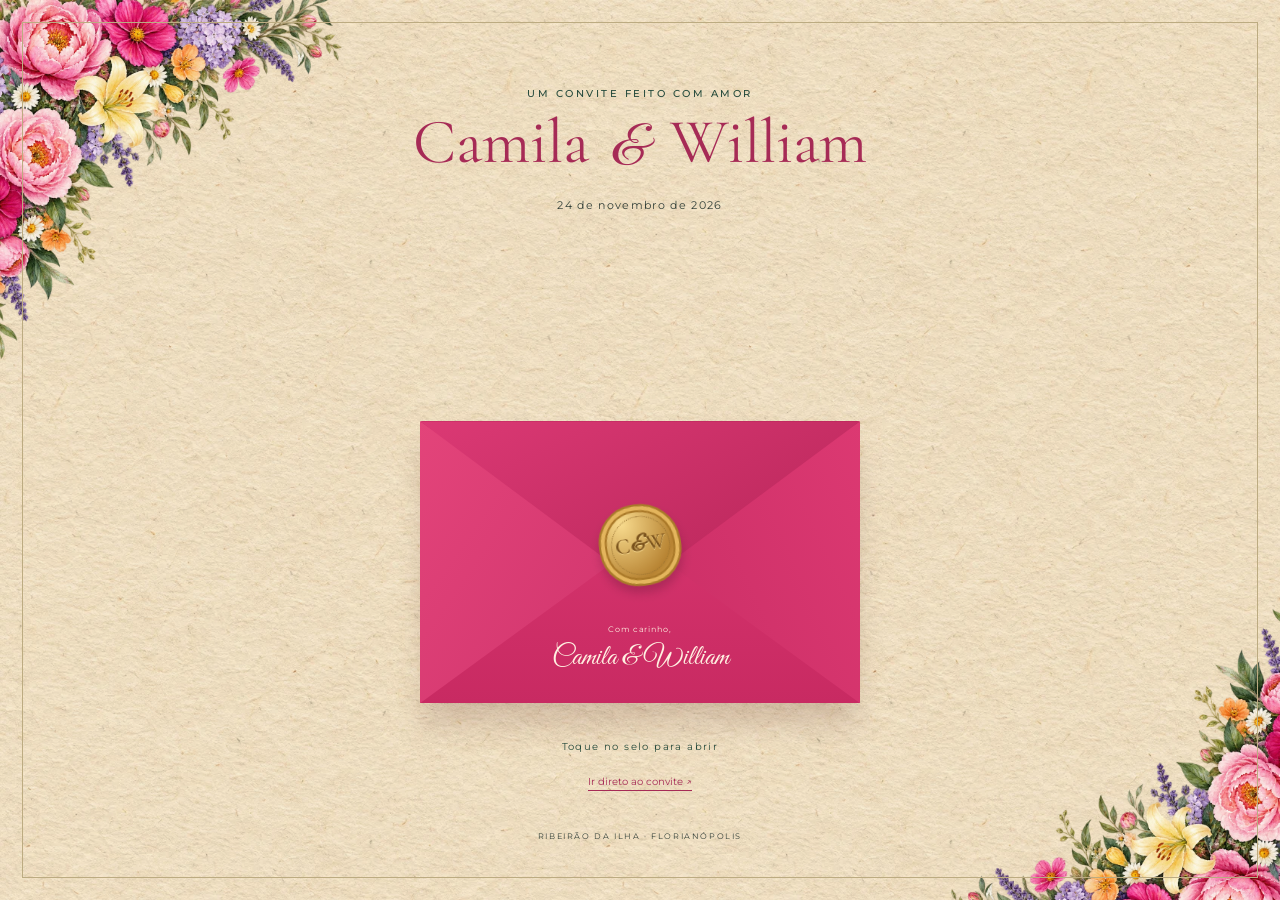
<file: floral/index.html>
<!DOCTYPE html>
<html lang="pt-BR">
<head>
<meta charset="UTF-8">
<meta name="viewport" content="width=device-width, initial-scale=1.0, viewport-fit=cover">
<title>Camila &amp; William · Convite Floral</title>
<meta name="description" content="Camila Cristina Goncalves e William Prussak Macarini convidam você para a celebração do casamento. Porto a Porto Restaurante, Ribeirão da Ilha.">
<meta name="theme-color" content="#a82756">

<link rel="stylesheet" href="assets/fonts.css">

<!-- Favicon: monograma C&W -->
<link rel="icon" href="data:image/svg+xml,%3Csvg xmlns='http://www.w3.org/2000/svg' viewBox='0 0 64 64'%3E%3Crect width='64' height='64' rx='10' fill='%2314201c'/%3E%3Ctext x='32' y='43' font-family='Georgia,serif' font-size='28' fill='%23e8cf8b' text-anchor='middle'%3EC%26W%3C/text%3E%3C/svg%3E">

<link rel="stylesheet" href="style.css">
</head>
<body>
<a class="skip-link" href="#invitation">Ir para o convite</a>
<section class="opening" id="opening" aria-label="Abertura do convite" hidden>
  <span class="opening-flower opening-flower--left" aria-hidden="true"></span>
  <span class="opening-flower opening-flower--right" aria-hidden="true"></span>
  <div class="opening-heading">
    <p class="eyebrow">Um convite feito com amor</p>
    <p class="opening-names">Camila <span>&amp;</span> William</p>
    <p class="opening-date">24 de novembro de 2026</p>
  </div>
  <div class="envelope-stage" id="envelopeStage">
    <div class="envelope" id="envelope">
      <div class="envelope-back"></div>
      <div class="envelope-flap" aria-hidden="true"></div>
      <div class="letter-card" id="letterCard" inert>
        <span class="letter-flowers" aria-hidden="true"></span>
        <p class="letter-eyebrow">Convite de casamento</p>
        <p class="letter-names">Camila <span>&amp;</span> William</p>
        <p class="letter-date">24 de Novembro de 2026</p>
        <p class="letter-place">Porto a Porto Restaurante · Ribeirão da Ilha</p>
        <button class="btn btn--gold" id="btnOpenText" type="button">Abrir o convite <span aria-hidden="true">↗</span></button>
      </div>
      <div class="envelope-front" aria-hidden="true"><span class="pocket-left"></span><span class="pocket-right"></span><span class="pocket-bottom"></span><span class="envelope-address">Com carinho,<br><i>Camila &amp; William</i></span></div>
      <button class="wax-seal" id="openEnvelope" type="button" aria-label="Toque no selo para abrir o envelope"><span>C<span class="seal-amp">&amp;</span>W</span></button>
    </div>
  </div>
  <p class="opening-hint" id="openingHint" role="status">Toque no selo para abrir</p>
  <button class="skip-opening" id="skipOpening" type="button">Ir direto ao convite <span aria-hidden="true">↗</span></button>
  <p class="opening-place">Ribeirão da Ilha · Florianópolis</p>
</section>
<nav class="invite-nav" aria-label="Navegação do convite">
  <a href="#inicio" class="nav-monogram" aria-label="Início">C<span>&amp;</span>W</a>
  <div class="nav-links"><a href="#historia">Nossa história</a><a href="#local">O local</a><a href="#programacao">Programação</a><a href="#mimos">Presentes</a></div>
  <a href="#rsvp" class="nav-rsvp">Confirmar presença <span aria-hidden="true">↗</span></a>
</nav>
<main id="invitation" class="invitation" tabindex="-1">

  <!-- ============ CAPA ============
       No estilo das artes do casal: fundo de papel creme,
       ramos florais nos cantos e o monograma em oval. -->
  <header class="hero" id="inicio">

    <!-- Ramos florais decorativos nos cantos -->
    <span class="flor flor--tl" aria-hidden="true"></span>
    <span class="flor flor--br" aria-hidden="true"></span>
    <span class="flor flor--tr" aria-hidden="true"></span>
    <span class="flor flor--bl" aria-hidden="true"></span>

    <div class="hero-content">
      <p class="hero-eyebrow">Com a bênção de Deus</p>

      <div class="hero-portrait">
        <img src="../imagens/mirante.jpg" alt="Camila e William sorrindo ao pôr do sol" width="1242" height="1656" fetchpriority="high">
        <span class="portrait-seal" aria-hidden="true">C<span>&amp;</span>W</span>
      </div>

      <h1 class="hero-names">
        <span class="hero-name">Camila</span>
        <span class="hero-amp">&amp;</span>
        <span class="hero-name">William</span>
      </h1>

      <div class="hero-divider" aria-hidden="true">
        <span></span>
        <svg viewBox="0 0 24 24"><path d="M12 2c.6 3.4 2.4 5.2 5.8 5.8-3.4.6-5.2 2.4-5.8 5.8-.6-3.4-2.4-5.2-5.8-5.8C9.6 7.2 11.4 5.4 12 2z" fill="currentColor"/></svg>
        <span></span>
      </div>

      <p class="hero-date">24 <span>·</span> Novembro <span>·</span> 2026</p>
      <p class="hero-place">Porto a Porto Restaurante &middot; Ribeirão da Ilha</p>

      <section class="hero-save-date" id="data" aria-label="Save the Date">
        <h2 class="save-date-title">Save the Date</h2>
      <div class="countdown" id="countdown" role="timer" aria-label="Contagem regressiva para o casamento">
        <div class="cd-unit"><span class="cd-num" id="cdDays">--</span><span class="cd-label">Dias</span></div>
        <div class="cd-sep" aria-hidden="true">:</div>
        <div class="cd-unit"><span class="cd-num" id="cdHours">--</span><span class="cd-label">Horas</span></div>
        <div class="cd-sep" aria-hidden="true">:</div>
        <div class="cd-unit"><span class="cd-num" id="cdMins">--</span><span class="cd-label">Minutos</span></div>
        <div class="cd-sep" aria-hidden="true">:</div>
        <div class="cd-unit"><span class="cd-num" id="cdSecs">--</span><span class="cd-label">Segundos</span></div>
      </div>
        <p class="ceremony-hours">Cerimônia às 16h00 · Jantar a partir das 18h00</p>
      </section>

      <p class="hero-invite-text">
        Convidamos você para celebrar conosco<br>
        o dia mais importante de nossas vidas
      </p>
      <div class="date-actions">
        <a class="btn btn--gold" id="btnCalendar"
           href="convite.ics" download="Convite-Camila-e-William.ics">
          <svg viewBox="0 0 24 24" aria-hidden="true"><path d="M7 2v2H5a2 2 0 0 0-2 2v14a2 2 0 0 0 2 2h14a2 2 0 0 0 2-2V6a2 2 0 0 0-2-2h-2V2h-2v2H9V2H7zm12 8v10H5V10h14z" fill="currentColor"/></svg>
          Adicionar à agenda
        </a>
        <!-- Abre o Google Maps apenas mostrando o endereço do
             restaurante (sem iniciar rota/navegação) -->
        <a class="btn btn--azul" id="btnMap" target="_blank" rel="noopener noreferrer"
           href="https://www.google.com/maps/search/?api=1&amp;query=Porto%20a%20Porto%20Restaurante%2C%20Ribeir%C3%A3o%20da%20Ilha%2C%20Florian%C3%B3polis%20-%20SC">
          <svg viewBox="0 0 24 24" aria-hidden="true"><path d="M12 2a7 7 0 0 0-7 7c0 5.2 7 13 7 13s7-7.8 7-13a7 7 0 0 0-7-7zm0 9.5A2.5 2.5 0 1 1 12 6.5a2.5 2.5 0 0 1 0 5z" fill="currentColor"/></svg>
          Ver endereço no mapa
        </a>
      </div>
    </div>

    <a class="scroll-cue" href="#historia" aria-label="Conhecer a nossa história">
      <span class="scroll-line"></span>
      <span class="scroll-word">celebre com a gente</span>
    </a>
  </header>


  <!-- ============ NÓS DOIS ============ -->
  <section class="section section--casal" id="historia">
    <div class="wrap">

      <!-- Nossa história -->
      <div class="historia reveal">
        <h2 class="historia-titulo">Venham conhecer um pouco da nossa história</h2>

        <div class="ornament-line" aria-hidden="true">
          <span class="line"></span>
          <svg viewBox="0 0 24 24" class="ornament-icon"><path d="M12 2c.6 3.4 2.4 5.2 5.8 5.8-3.4.6-5.2 2.4-5.8 5.8-.6-3.4-2.4-5.2-5.8-5.8C9.6 7.2 11.4 5.4 12 2z" fill="currentColor"/></svg>
          <span class="line"></span>
        </div>

        <p class="historia-texto">
          Esse é o momento em que decidimos transformar a nossa história, convidando
          Cristo para ser o nosso par perfeito e pedindo que as bênçãos de Deus se
          derramem sobre a nossa união. Até aqui, seis anos de união e a graça de Deus
          nos acompanhou. Daqui em diante, unimo-nos em uma aliança, nos tornando uma
          só carne e nos amando como Cristo também amou a Igreja.
        </p>
      </div>

      <!-- Nossas fotos, descendo na diagonal -->
      <div class="diagonal">
        <figure class="casal-figure">
          <img src="../imagens/nos-dois.jpg" alt="Camila e William olhando um para o outro ao entardecer, com o vale ao fundo">
        </figure>

        <figure class="casal-figure">
          <img src="../imagens/mirante.jpg" alt="Camila e William sorrindo, com as montanhas e o céu do pôr do sol ao fundo">
        </figure>
      </div>

      <!-- Versículo -->
      <div class="duo-data reveal">
        <blockquote class="duo-versiculo">
          Assim não são mais dois, mas uma só carne.<br>
          Portanto, o que Deus uniu, ninguém separe.
          <cite>Mateus 19:6</cite>
        </blockquote>
      </div>

      <div class="casal-texto reveal">
        <p class="casal-frase">
          Venham celebrar esse momento de união
        </p>

        <div class="ornament-line" aria-hidden="true">
          <span class="line"></span>
          <svg viewBox="0 0 24 24" class="ornament-icon"><path d="M12 2c.6 3.4 2.4 5.2 5.8 5.8-3.4.6-5.2 2.4-5.8 5.8-.6-3.4-2.4-5.2-5.8-5.8C9.6 7.2 11.4 5.4 12 2z" fill="currentColor"/></svg>
          <span class="line"></span>
        </div>

        <p class="casal-convite">
          Você é nosso convidado para celebrar esse dia conosco
          e continuar essa caminhada ao nosso lado.
        </p>
      </div>
    </div>
  </section>


  <!-- ============ O LOCAL / FOTOS ============ -->
  <section class="section section--venue" id="local">
    <span class="flor-sec flor-sec--br" aria-hidden="true"></span>
    <div class="wrap">
      <p class="sec-eyebrow reveal">O Cenário</p>
      <h2 class="sec-title reveal">Porto a Porto Restaurante</h2>
      <p class="sec-sub reveal">Ribeirão da Ilha &middot; Florianópolis, SC</p>

      <div class="venue-grid">
        <figure class="venue-figure venue-figure--wide">
          <img src="../imagens/salao.jpg" alt="Salão do restaurante decorado com flores coloridas e mesas postas para o jantar">
          <figcaption>
            <span class="cap-title">A Recepção</span>
            <span class="cap-text">Um jantar intimista para as pessoas que nos apoiaram e estiveram conosco nesses últimos 6 anos.</span>
          </figcaption>
        </figure>

        <figure class="venue-figure">
          <img src="../imagens/cerimonia.jpg" alt="Cerimônia montada sobre a água com corredor e arranjos florais">
          <figcaption>
            <span class="cap-title">A Cerimônia</span>
            <span class="cap-text">Onde o mar encontra o nosso "sim" às 16h00</span>
          </figcaption>
        </figure>
      </div>

      <p class="venue-note reveal">
        Um cenário à beira-mar, com vista para a Baía Sul e o pôr do sol da Ilha
        de Santa Catarina, o lugar que escolhemos para reunir quem amamos.
      </p>
    </div>
  </section>


  <!-- ============ PROGRAMAÇÃO ============ -->
  <section class="section section--schedule" id="programacao">
    <span class="flor-sec flor-sec--tl" aria-hidden="true"></span>
    <div class="wrap">
      <p class="sec-eyebrow reveal">A Celebração</p>
      <h2 class="sec-title reveal">Programação</h2>

      <ol class="timeline">
        <li class="tl-item reveal">
          <span class="tl-time">15h45</span>
          <span class="tl-dot" aria-hidden="true"></span>
          <div class="tl-body">
            <h3>Recepção dos convidados</h3>
            <p>Boas-vindas no Porto a Porto, à beira da Baía Sul</p>
          </div>
        </li>
        <li class="tl-item reveal">
          <span class="tl-time">16h00</span>
          <span class="tl-dot" aria-hidden="true"></span>
          <div class="tl-body">
            <h3>Cerimônia</h3>
            <p>A celebração do nosso casamento, com o mar como cenário</p>
          </div>
        </li>
        <li class="tl-item reveal">
          <span class="tl-time">17h30</span>
          <span class="tl-dot" aria-hidden="true"></span>
          <div class="tl-body">
            <h3>Fotos &amp; Confraternização</h3>
            <p>Registros do nosso "sim" e um tempo para estar junto de quem amamos</p>
          </div>
        </li>
        <li class="tl-item reveal">
          <span class="tl-time">18h00</span>
          <span class="tl-dot" aria-hidden="true"></span>
          <div class="tl-body">
            <h3>Jantar</h3>
            <p>Entrada, prato principal escolhido por você e os doces da Meu Confeito</p>
          </div>
        </li>
        <li class="tl-item reveal">
          <span class="tl-time">20h00</span>
          <span class="tl-dot" aria-hidden="true"></span>
          <div class="tl-body">
            <h3>Comemoração</h3>
            <p>Seguimos juntos à mesa, celebrando entre as pessoas que fazem parte da nossa história</p>
          </div>
        </li>
      </ol>
    </div>
  </section>


  <!-- ============ NOSSA RECEPÇÃO ============ -->
  <section class="section section--reception">
    <span class="flor-sec flor-sec--br" aria-hidden="true"></span>
    <div class="wrap wrap--narrow">
      <p class="sec-eyebrow reveal">Cuidado em cada detalhe</p>
      <h2 class="sec-title reveal">Nossa Recepção</h2>

      <p class="reception-lead reveal">
        Escolhemos um menu especial para compartilhar esse momento com vocês.
        A entrada, os pratos principais e os doces estarão
        <strong>incluídos</strong> com todo o carinho para vocês.
      </p>

      <ul class="menu-list">
        <li class="menu-item reveal">
          <span class="menu-icon" aria-hidden="true">
            <svg viewBox="0 0 24 24"><path d="M4 12h16M6 12a6 6 0 0 1 12 0M12 6V3" fill="none" stroke="currentColor" stroke-width="1.1" stroke-linecap="round"/></svg>
          </span>
          <div class="menu-body">
            <h3>Entradas</h3>
            <ul class="menu-dishes">
              <li>Pastel de carne, queijo e camarão</li>
              <li>Parmesão e provolone</li>
              <li>Salame italiano</li>
              <li>Pães artesanais</li>
              <li>Pastinha de salmão</li>
              <li>Pastinha de azeitona</li>
              <li>Pastinha de frango</li>
            </ul>
          </div>
        </li>

        <li class="menu-item reveal">
          <span class="menu-icon" aria-hidden="true">
            <svg viewBox="0 0 24 24"><path d="M3 17h18M5 17a7 7 0 0 1 14 0M12 10V7" fill="none" stroke="currentColor" stroke-width="1.1" stroke-linecap="round"/></svg>
          </span>
          <div class="menu-body">
            <h3>Pratos principais</h3>
            <p>Cada convidado escolhe o seu na confirmação de presença:</p>
            <ul class="menu-dishes">
              <li>
                <strong>Risoto Bruxaria</strong>
                <span>Camarão, ostra, polvo e lula grelhados, cogumelos
                frescos</span>
              </li>
              <li>
                <strong>Parmegiana de mignon</strong>
                <span>Para quem prefere carnes</span>
              </li>
              <li>
                <strong>Parmegiana de frango</strong>
                <span>Uma opção leve e igualmente especial</span>
              </li>
              <li>
                <strong>Menu Kids</strong>
                <span>Feito no dia, para os convidados pequenos</span>
              </li>
            </ul>
          </div>
        </li>

        <li class="menu-item reveal">
          <span class="menu-icon" aria-hidden="true">
            <svg viewBox="0 0 24 24"><path d="M12 4c1.8 2.2 2.6 4 2.6 5.6a2.6 2.6 0 1 1-5.2 0C9.4 8 10.2 6.2 12 4zM6 18h12" fill="none" stroke="currentColor" stroke-width="1.1" stroke-linejoin="round" stroke-linecap="round"/></svg>
          </span>
          <div class="menu-body">
            <h3>Mesa de Bolos e Doces</h3>
            <p>Preparados com carinho pela <strong>Meu Confeito</strong></p>
          </div>
        </li>
      </ul>

      <div class="reception-note reveal">
        <p>
          O jantar e a mesa de doces são um <strong>carinho nosso por você</strong>.<br>
          As <strong>bebidas serão cobradas à parte pelo restaurante</strong>.
        </p>
      </div>
    </div>
  </section>


  <!-- ============ DETALHES ============ -->
  <section class="section section--details" id="detalhes">
    <span class="flor-sec flor-sec--tl" aria-hidden="true"></span>
    <div class="wrap">
      <div class="detail-cards">
        <article class="d-card reveal">
          <div class="d-icon" aria-hidden="true">
            <svg viewBox="0 0 24 24"><path d="M12 3l2 3 3-1 1 3 3 2-2 3 1 3-3 1-2 3-3-1-3 1-2-3-3-1 1-3-2-3 3-2 1-3 3 1 2-3z" fill="none" stroke="currentColor" stroke-width="1.1"/></svg>
          </div>
          <h3>Traje</h3>
          <p class="d-strong">Esporte Chique / Formal</p>
          <p>Prefira tons coloridos e não use cores: branco e bege</p>
        </article>

        <article class="d-card reveal">
          <div class="d-icon" aria-hidden="true">
            <svg viewBox="0 0 24 24"><path d="M12 21s-7-4.6-7-10a4 4 0 0 1 7-2.6A4 4 0 0 1 19 11c0 5.4-7 10-7 10z" fill="none" stroke="currentColor" stroke-width="1.1"/></svg>
          </div>
          <h3>Presentes</h3>
          <p>Criamos uma lojinha de presentes para brincar com vocês: escolha um presente simbólico, do jeito que couber no bolso, e a gente combina no WhatsApp.</p>
          <p class="d-link"><a href="#mimos">Ver a loja de presentes <span aria-hidden="true">↗</span></a></p>
        </article>

        <article class="d-card reveal">
          <div class="d-icon" aria-hidden="true">
            <svg viewBox="0 0 24 24"><path d="M4 11h16M6 11V7a6 6 0 0 1 12 0v4M7 11v9h10v-9" fill="none" stroke="currentColor" stroke-width="1.1"/></svg>
          </div>
          <h3>Estacionamento</h3>
          <p class="d-strong">Vagas no local</p>
          <p>Há estacionamento ao lado e em frente ao restaurante.</p>
        </article>
      </div>
    </div>
  </section>


  <!-- ============ LOJA DE MIMOS ============ -->
  <section class="section section--mimos" id="mimos">
    <span class="flor-sec flor-sec--br" aria-hidden="true"></span>
    <div class="wrap wrap--narrow">
      <p class="sec-eyebrow reveal">Presentes</p>
      <h2 class="sec-title reveal">Loja Oficial de Presentes dos Noivos</h2>
      <p class="sec-sub reveal">
        Fizemos uma lojinha de brincadeira: são 26 presentes divertidos. Escolha o seu e a gente
        combina tudo pelo WhatsApp.
      </p>

      <div class="mimos-qr reveal">
        <img src="../presentes/assets/qr-mimos.svg" alt="QR Code que abre a Loja Oficial de Presentes dos Noivos" width="168" height="168">
        <p class="mimos-qr-texto">
          <strong>No celular:</strong> toque no botão abaixo.<br>
          <strong>No computador ou no convite impresso:</strong> aponte a câmera para o QR Code.
        </p>
      </div>

      <div class="date-actions">
        <a class="btn btn--gold" href="../presentes/">Abrir a loja de presentes <span aria-hidden="true">↗</span></a>
      </div>

      <p class="mimos-nota reveal">
        Nada é cobrado no site: a página apenas abre a conversa no WhatsApp com a mensagem pronta.
      </p>
    </div>
  </section>


  <!-- ============ FRASE / ASSINATURA ============ -->
  <section class="section section--quote">
    <span class="flor-sec flor-sec--br" aria-hidden="true"></span>
    <div class="wrap wrap--narrow">
      <div class="quote-mark reveal" aria-hidden="true">&ldquo;</div>
      <blockquote class="reveal">
        O amor é paciente, é benigno; não se irrita, não guarda rancor.
        Tudo desculpa, tudo crê, tudo espera, tudo suporta.
        <cite>1 Coríntios 13</cite>
      </blockquote>

      <p class="signature reveal">Camila <span>&amp;</span> William</p>
    </div>
  </section>


  <!-- ============ RSVP ============ -->
  <section class="section section--rsvp" id="rsvp">
    <span class="flor-sec flor-sec--tl" aria-hidden="true"></span>
    <div class="wrap wrap--narrow">
      <p class="sec-eyebrow reveal">Confirmação de Presença</p>
      <h2 class="sec-title reveal">Será uma alegria ter você com a gente</h2>
      <p class="sec-sub reveal">
        Para prepararmos tudo com cuidado, pedimos a gentileza de confirmar
        sua presença até <strong>24 de Outubro de 2026</strong>.
      </p>
      <p class="sec-sub reveal rsvp-aviso">
        A cerimônia começa às <strong>16h00</strong>. Recomendamos chegar com
        antecedência para aproveitar cada momento.
      </p>

      <form class="rsvp-form reveal" id="rsvpForm" novalidate>
        <div class="field">
          <label for="nome">Nome completo</label>
          <input type="text" id="nome" name="nome" autocomplete="name" minlength="3" aria-describedby="formStatus" placeholder="Preencha seu nome completo" required>
        </div>

        <div class="field-row">
          <div class="field">
            <label for="acompanhantes">Acompanhantes</label>
            <input type="number" id="acompanhantes" name="acompanhantes" min="0" max="10" value="0" step="1" required>
          </div>
          <div class="field">
            <label for="presenca">Você comparecerá?</label>
            <select id="presenca" name="presenca">
              <option value="Sim, estarei presente">Sim, estarei presente</option>
              <option value="Não poderei comparecer">Não poderei comparecer</option>
            </select>
          </div>
        </div>

        <div class="field" id="campoPratos">
          <p class="field-label" id="pratosLabel">Escolha do prato principal <span class="opt">(um para cada pessoa, inclusive o Menu Kids)</span></p>
          <div class="pratos-lista" id="pratosLista" role="group" aria-labelledby="pratosLabel"></div>
          <p class="field-hint">
            O jantar e a mesa de doces são um carinho nosso por você.
            As bebidas serão cobradas à parte pelo restaurante.
          </p>
        </div>

        <div class="field">
          <label for="recado">Deixe uma mensagem aos noivos <span class="opt">(opcional)</span></label>
          <textarea id="recado" name="recado" rows="4" placeholder="Um recado carinhoso..."></textarea>
        </div>

        <button class="btn btn--gold btn--full" type="submit">Confirmar presença</button>
        <p id="formStatus" class="form-status" role="status" aria-live="polite"></p>
        <a id="waRetry" class="wa-retry" target="_blank" rel="noopener noreferrer" hidden>Abrir a mensagem no WhatsApp</a>
      </form>

      <p class="form-note reveal">
        Ao confirmar, abriremos o WhatsApp com a mensagem pronta para envio.
      </p>

      <div class="contact reveal">
        <p>Dúvidas? Fale com os noivos:</p>
        <div class="contact-actions">
          <a class="btn btn--gold" id="waCamila" href="https://wa.me/5547992769491" target="_blank" rel="noopener noreferrer">Camila</a>
          <a class="btn btn--menta" id="waWilliam" href="https://wa.me/5547999334946" target="_blank" rel="noopener noreferrer">William</a>
        </div>
      </div>
    </div>
  </section>


  <!-- ============ RODAPÉ ============ -->
  <footer class="footer">
    <div class="wrap">
      <p class="footer-blessing">Com amor e a bênção de Deus</p>
      <div class="footer-monogram" aria-hidden="true">C<span>&amp;</span>W</div>
      <p class="footer-names">Camila Cristina Goncalves &amp; William Prussak Macarini</p>
      <p class="footer-date">24 · 11 · 2026 · Ribeirão da Ilha, Florianópolis</p>
      <button class="btn btn--ghost btn--small" id="btnReplay" type="button">
        <svg viewBox="0 0 24 24" aria-hidden="true"><path d="M12 5V2L7 6l5 4V7a5 5 0 1 1-5 5H5a7 7 0 1 0 7-7z" fill="currentColor"/></svg>
        Ver a abertura novamente
      </button>
    </div>
  </footer>

</main>
<a class="floating-rsvp" href="#rsvp">Confirmar presença <span aria-hidden="true">↗</span></a>

<script src="script.js"></script>
</body>
</html>
</file>
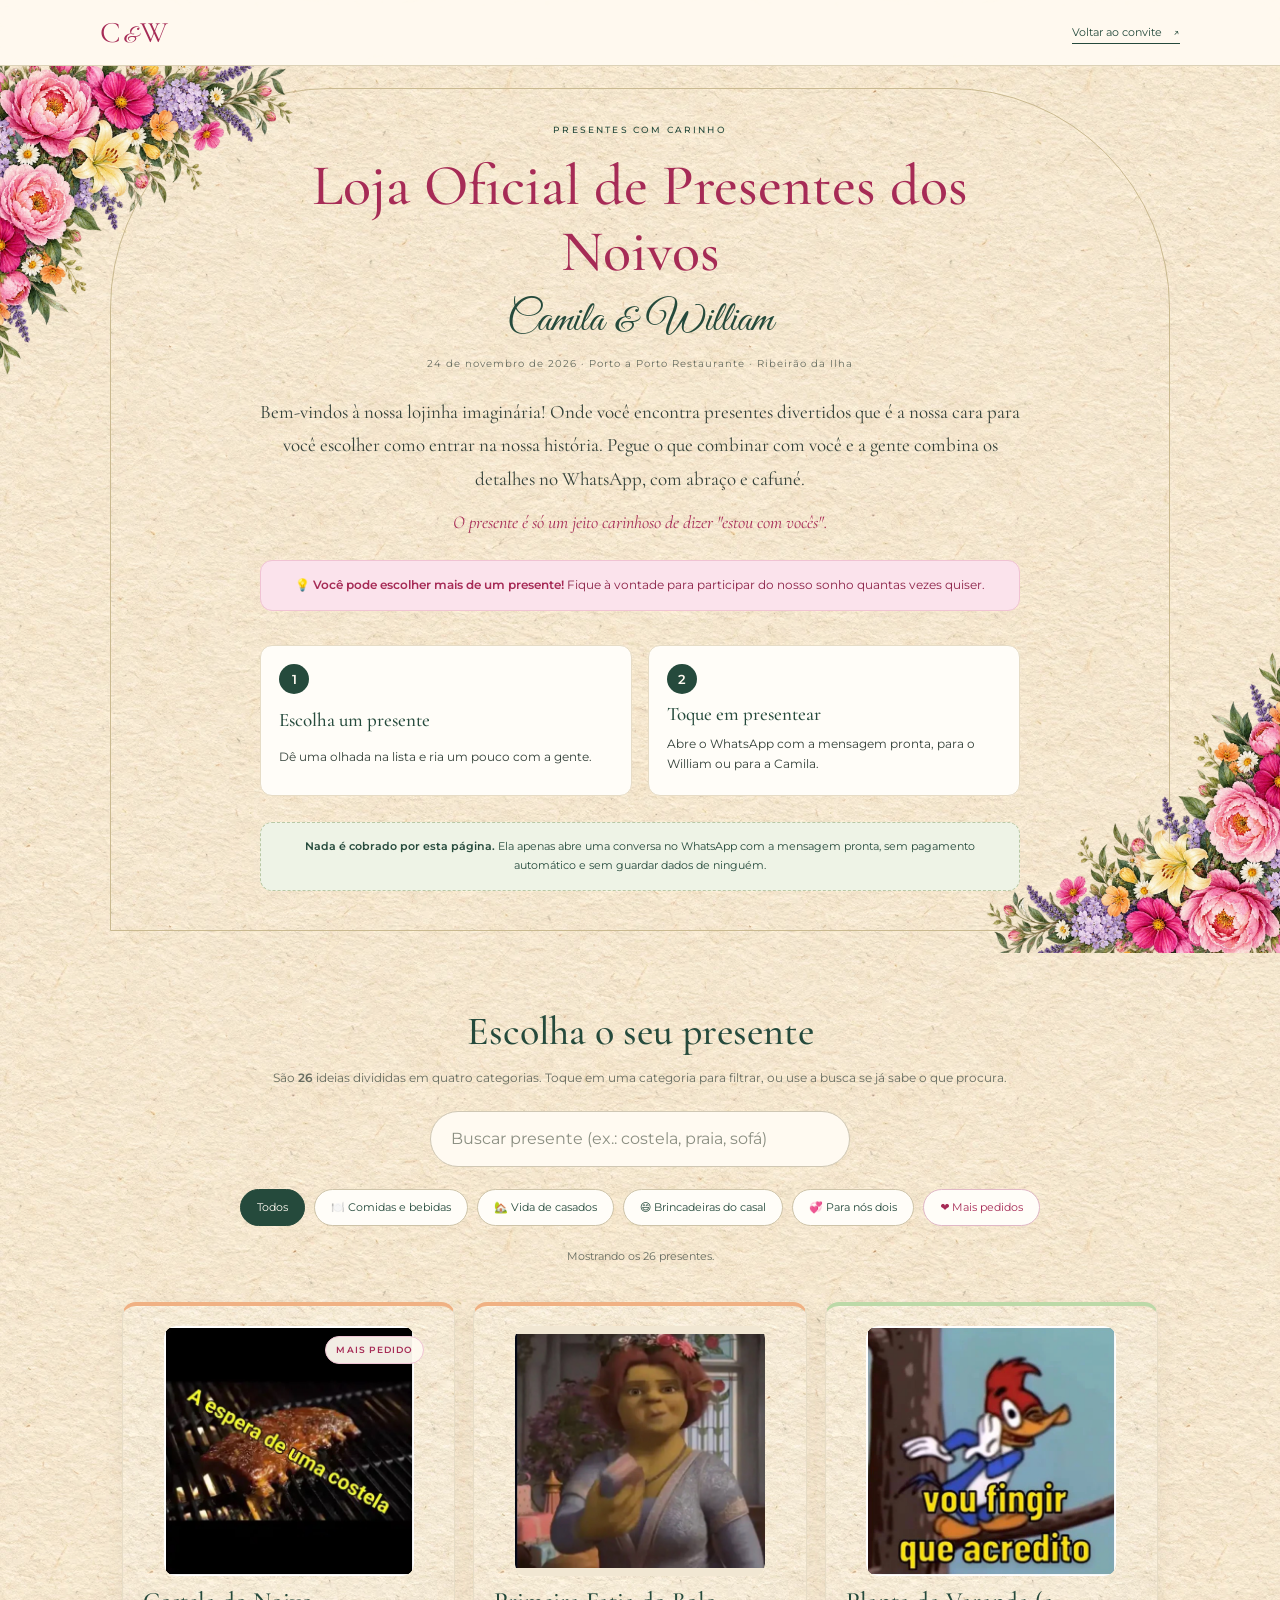
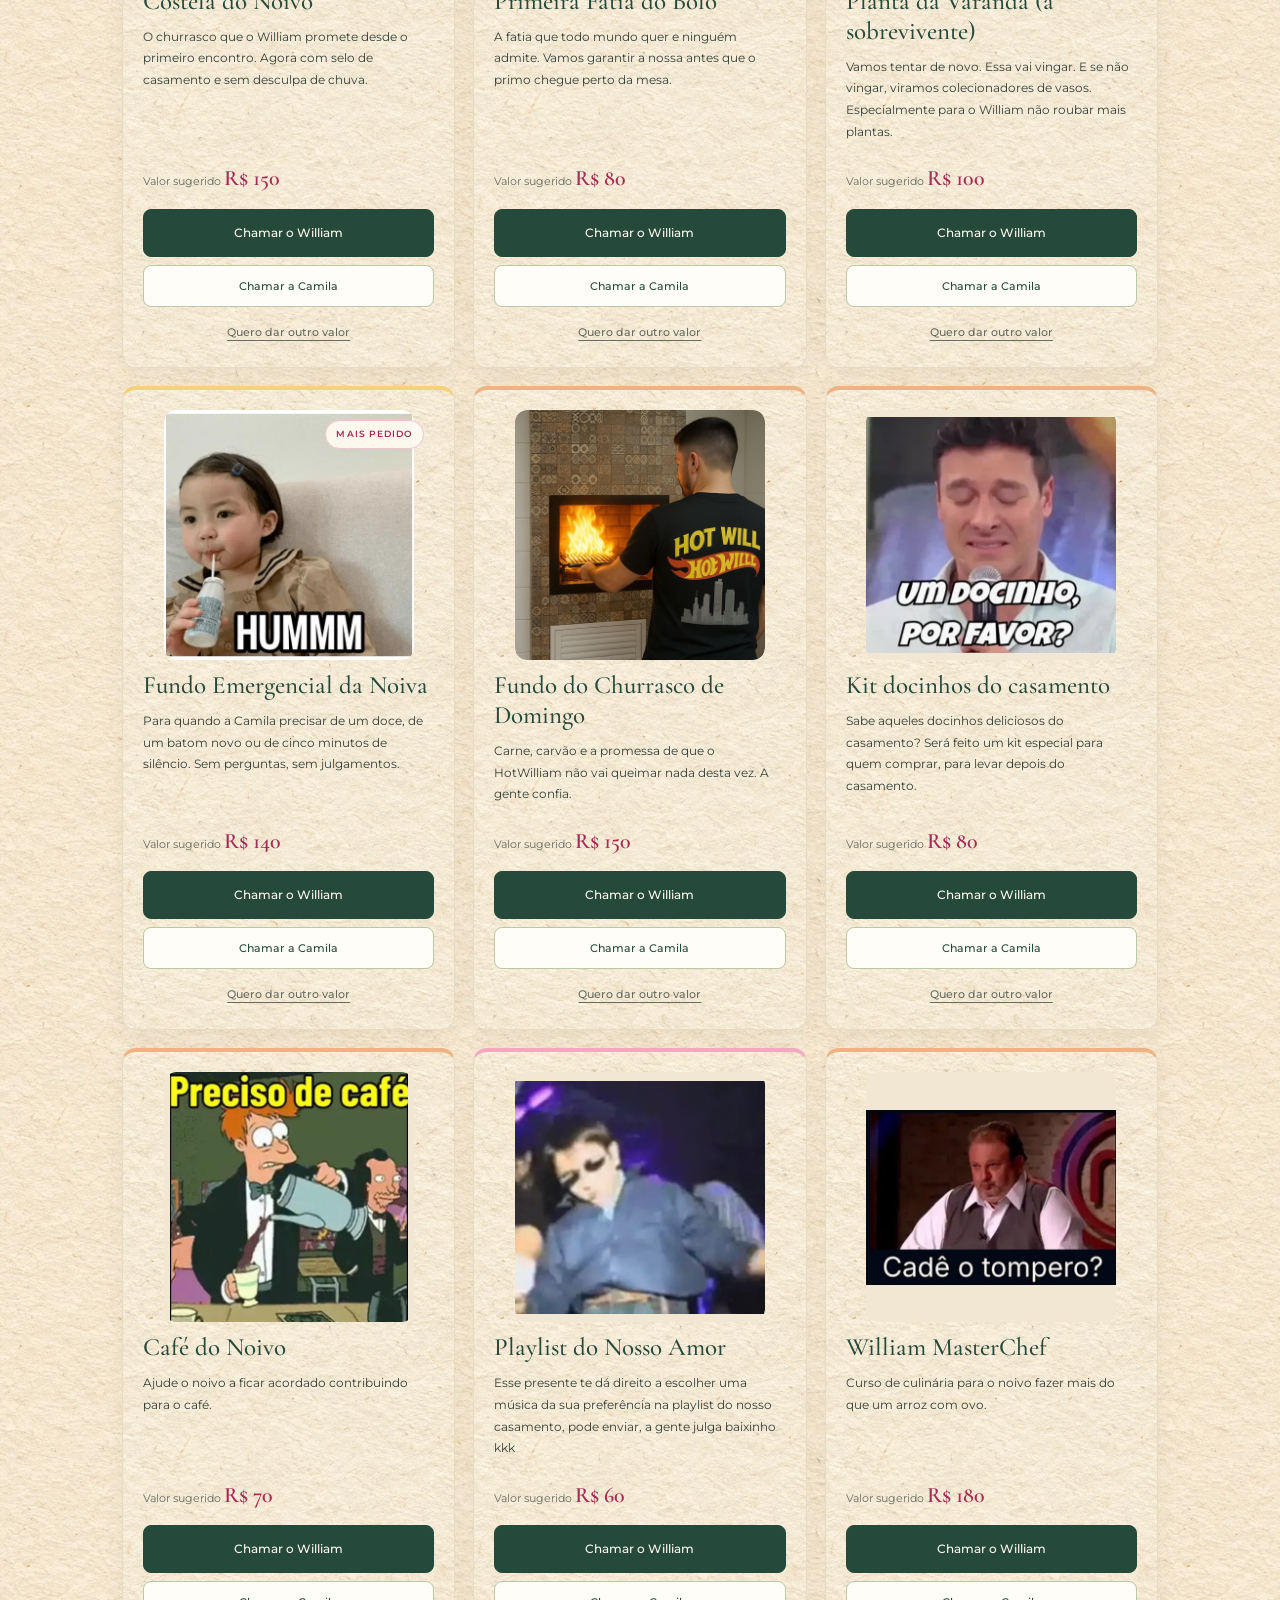
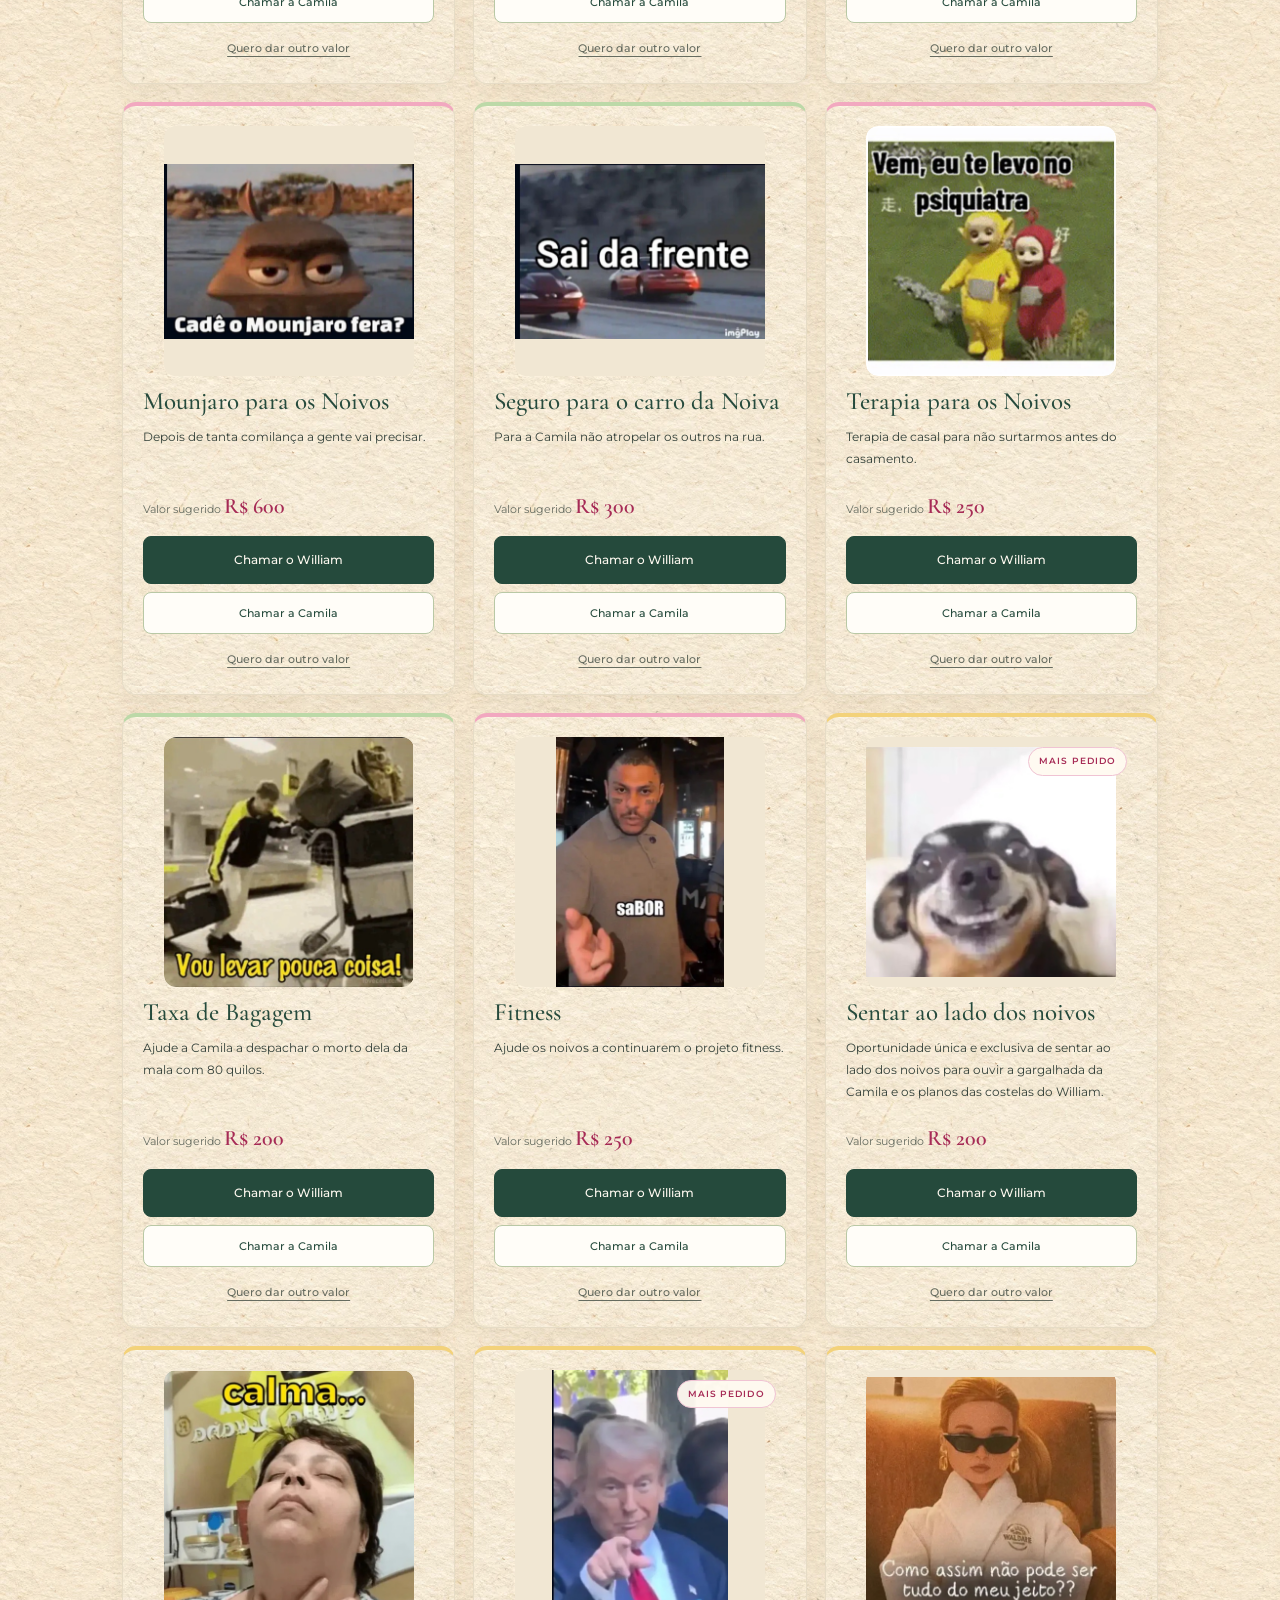
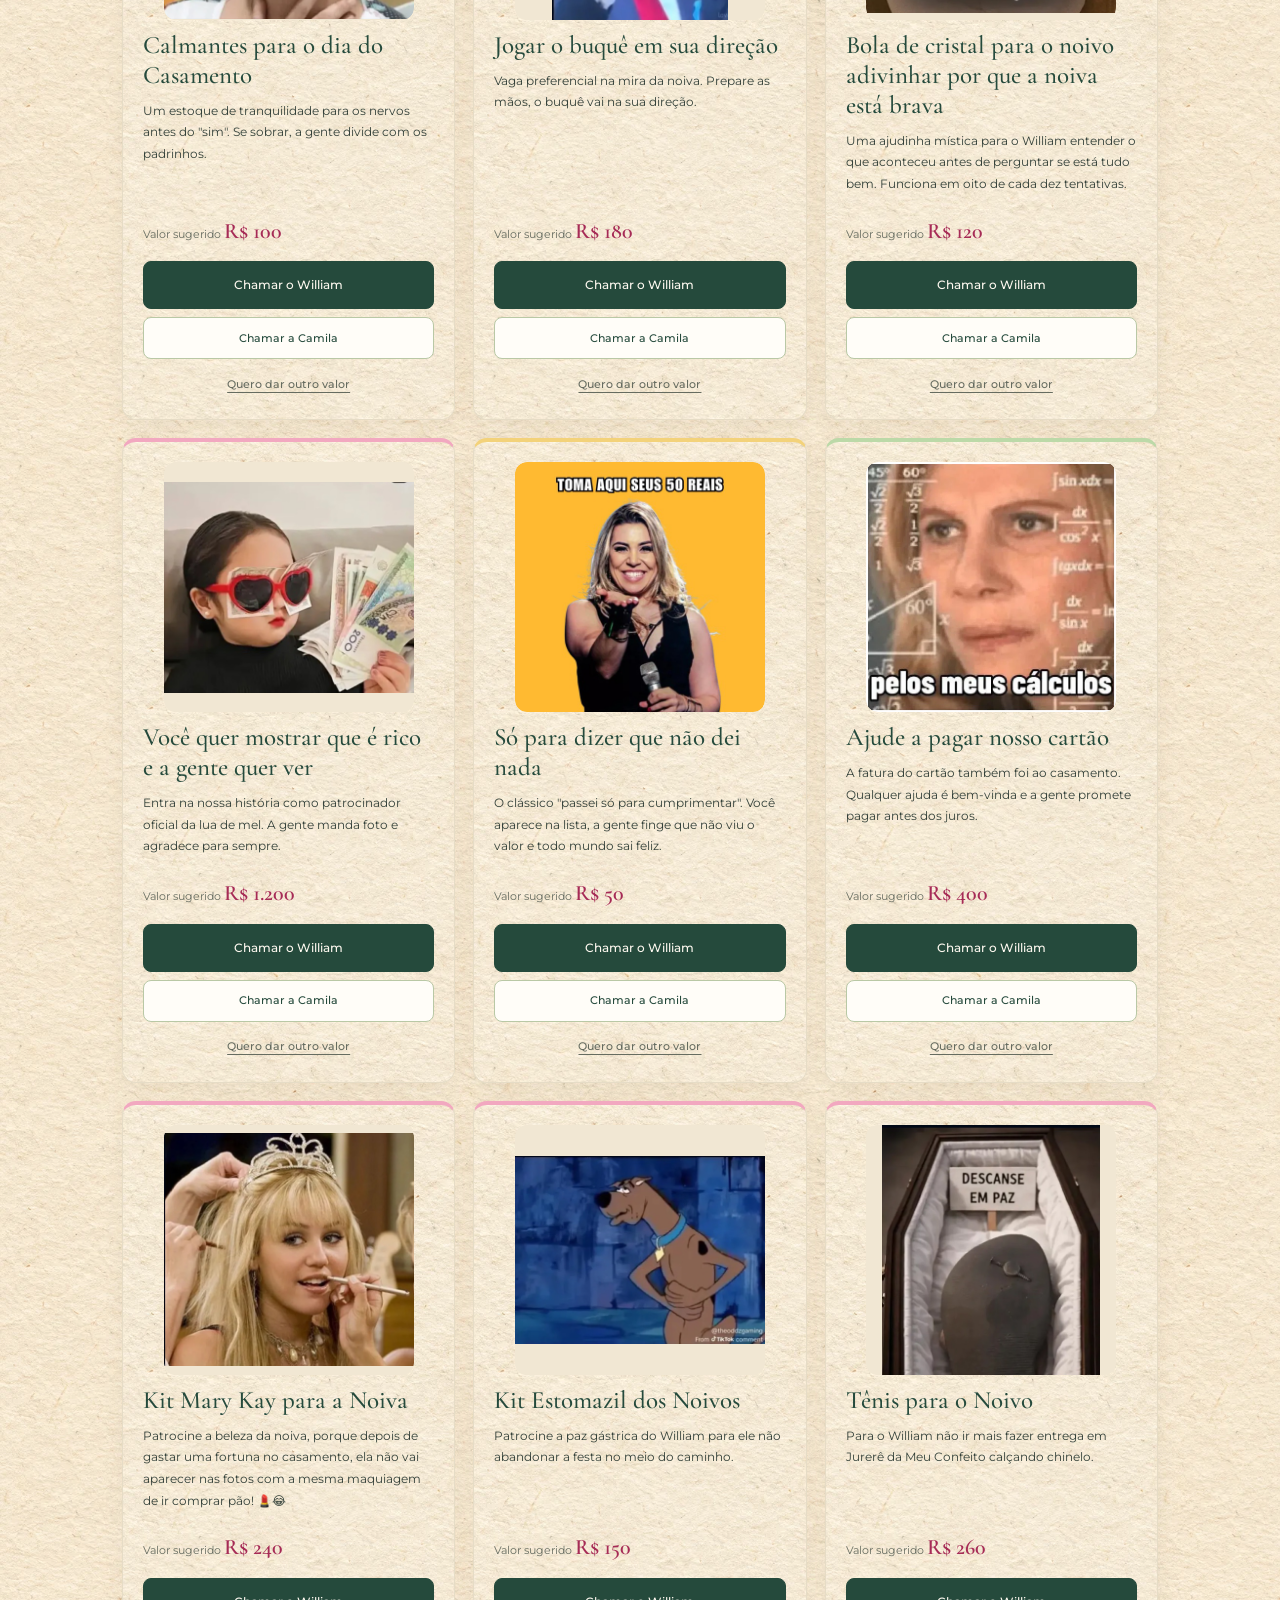
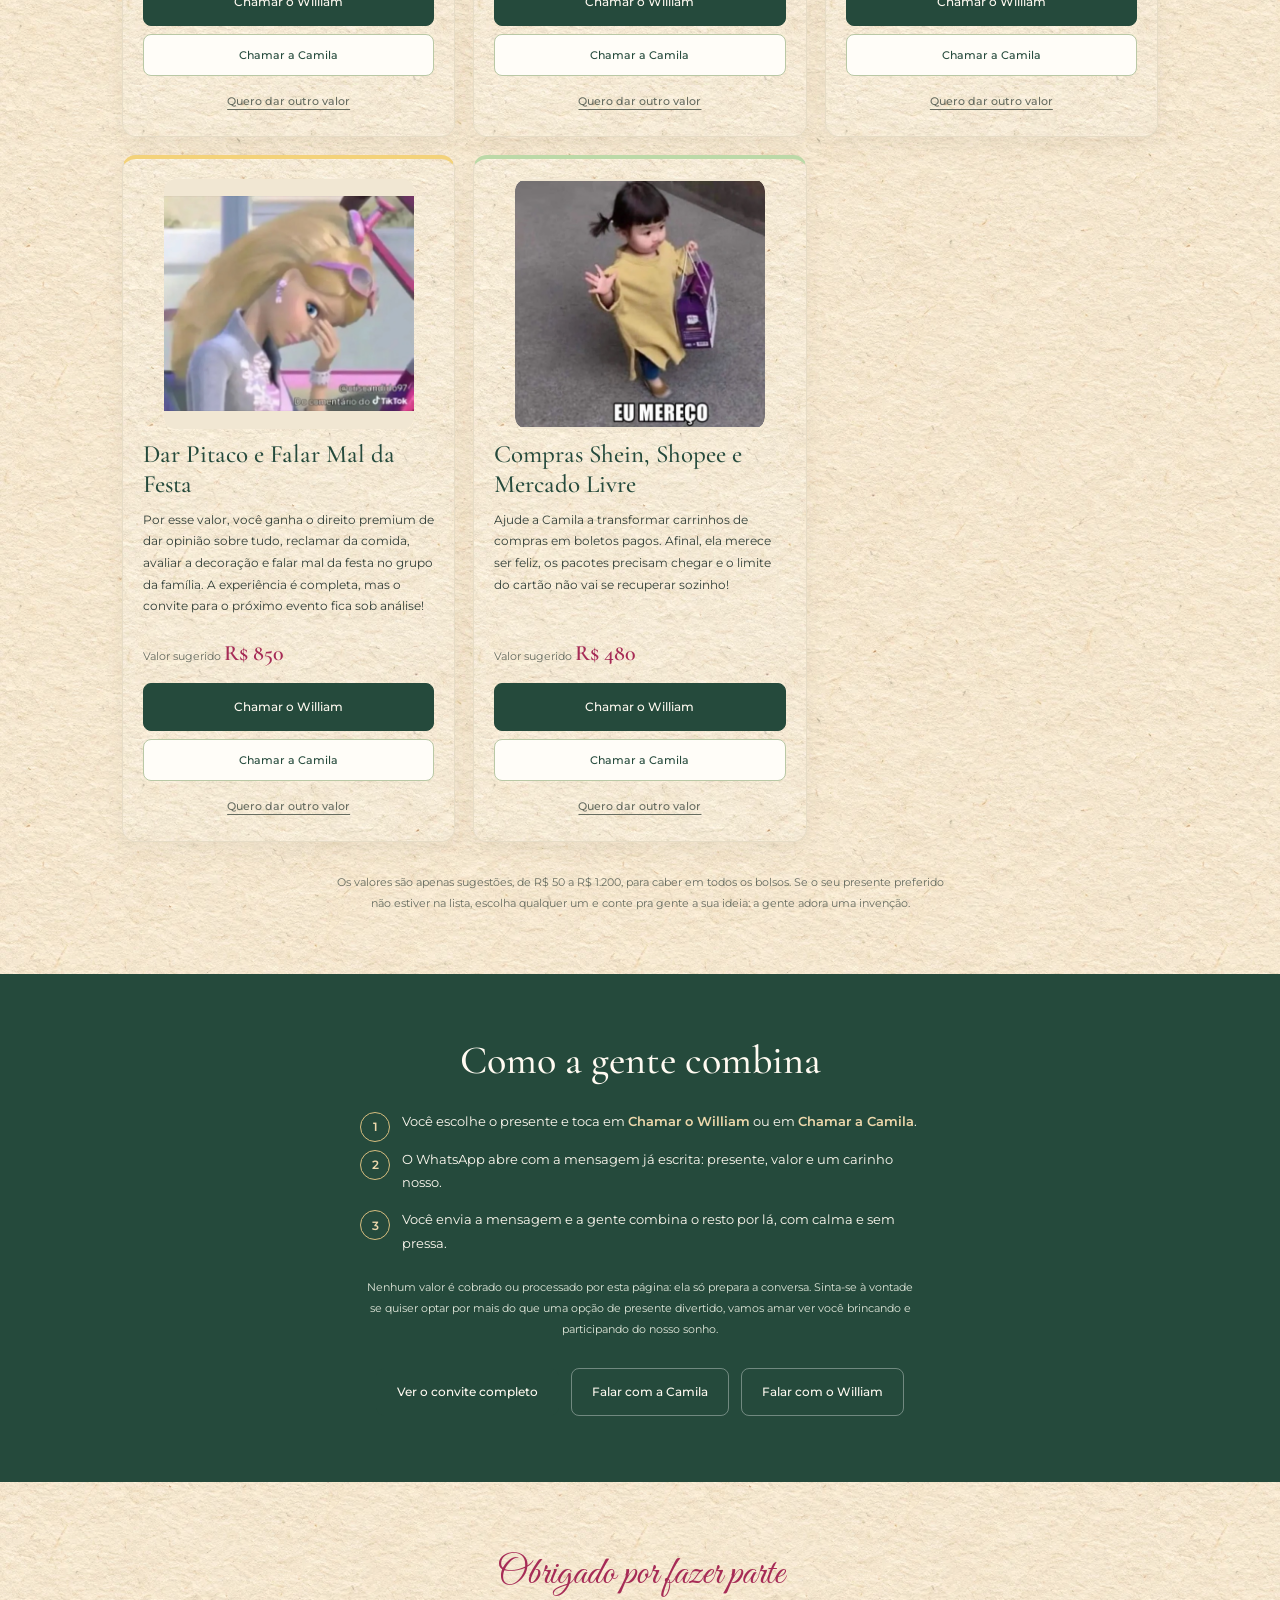
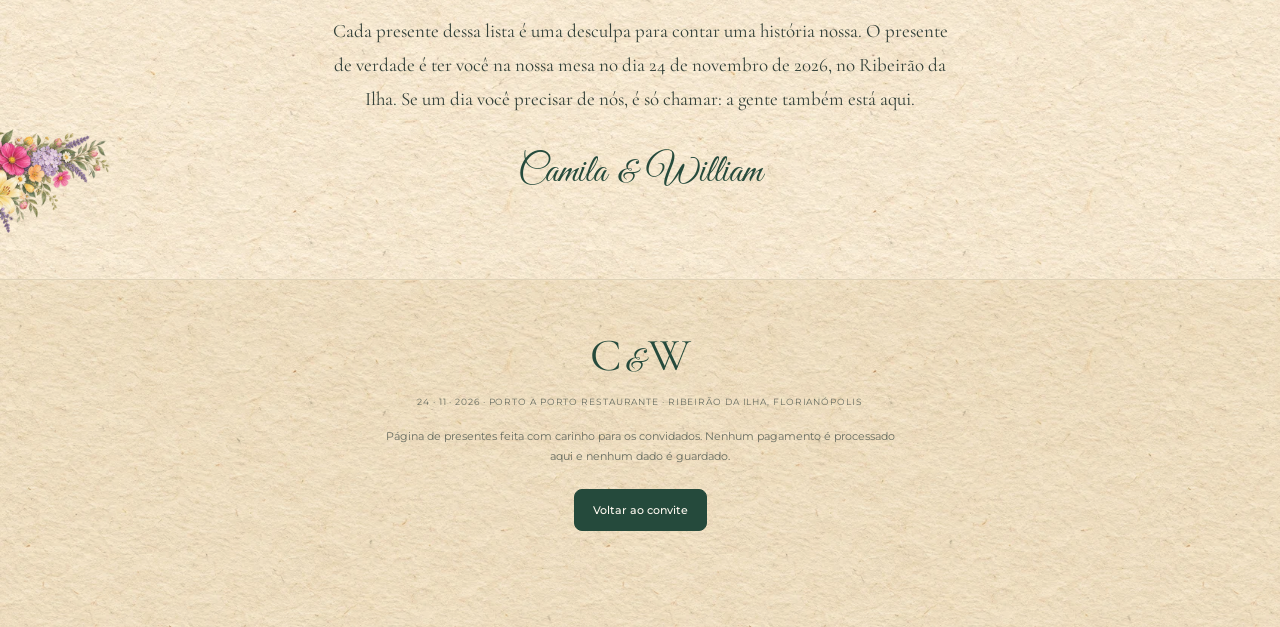
<file: presentes/index.html>
<!DOCTYPE html>
<html lang="pt-BR">
<head>
<meta charset="UTF-8">
<meta name="viewport" content="width=device-width, initial-scale=1.0, viewport-fit=cover">
<title>Loja Oficial de Presentes dos Noivos · Camila &amp; William</title>
<meta name="description" content="Loja de presentes do casamento de Camila e William: escolha um presente divertido, ajuste o valor se quiser e combine tudo pelo WhatsApp. Sem cobrança, só carinho.">
<meta name="theme-color" content="#a82756">
<link rel="icon" href="data:image/svg+xml,%3Csvg xmlns='http://www.w3.org/2000/svg' viewBox='0 0 64 64'%3E%3Crect width='64' height='64' rx='10' fill='%2314201c'/%3E%3Ctext x='32' y='43' font-family='Georgia,serif' font-size='28' fill='%23e8cf8b' text-anchor='middle'%3EC%26W%3C/text%3E%3C/svg%3E">
<script>document.documentElement.classList.add('js');</script>
<link rel="stylesheet" href="../floral/assets/fonts.css">
<link rel="stylesheet" href="style.css">
</head>
<body>
<a class="skip-link" href="#presentes">Ir para a lista de presentes</a>

<nav class="topo" aria-label="Navegação da loja de presentes">
  <a class="topo-marca" href="../floral/">C<span>&amp;</span>W</a>
  <a class="topo-voltar" href="../floral/">Voltar ao convite <span aria-hidden="true">↗</span></a>
</nav>

<header class="hero">
  <span class="flor flor--tl" aria-hidden="true"></span>
  <span class="flor flor--br" aria-hidden="true"></span>

  <div class="hero-conteudo">
    <p class="eyebrow">Presentes com carinho</p>
    <h1 class="hero-titulo">Loja Oficial de Presentes dos Noivos</h1>
    <p class="hero-casal">Camila <span>&amp;</span> William</p>
    <p class="hero-data">24 de novembro de 2026 · Porto a Porto Restaurante · Ribeirão da Ilha</p>

    <p class="hero-texto">
      Bem-vindos à nossa lojinha imaginária! Onde você encontra presentes divertidos que é a
      nossa cara para você escolher como entrar na nossa história. Pegue o que combinar com você
      e a gente combina os detalhes no WhatsApp, com abraço e cafuné.
    </p>
    <p class="hero-texto hero-texto--destaque">
      O presente é só um jeito carinhoso de dizer "estou com vocês".
    </p>

    <p class="lembrete-topo">
      <span aria-hidden="true">💡</span> <strong>Você pode escolher mais de um presente!</strong>
      Fique à vontade para participar do nosso sonho quantas vezes quiser.
    </p>

    <ol class="passos">
      <li><span class="passo-num" aria-hidden="true">1</span><strong>Escolha um presente</strong><span>Dê uma olhada na lista e ria um pouco com a gente.</span></li>
      <li><span class="passo-num" aria-hidden="true">2</span><strong>Toque em presentear</strong><span>Abre o WhatsApp com a mensagem pronta, para o William ou para a Camila.</span></li>
    </ol>

    <p class="aviso-cobranca">
      <strong>Nada é cobrado por esta página.</strong> Ela apenas abre uma conversa no WhatsApp com a
      mensagem pronta, sem pagamento automático e sem guardar dados de ninguém.
    </p>
  </div>
</header>

<main id="presentes" class="conteudo" tabindex="-1">

  <section class="filtros" aria-label="Filtrar presentes">
    <div class="wrap">
      <h2 class="secao-titulo">Escolha o seu presente</h2>
      <p class="secao-sub">
        São <strong id="totalMimos">26</strong> ideias divididas em quatro categorias. Toque em uma
        categoria para filtrar, ou use a busca se já sabe o que procura.
      </p>

      <div class="busca-campo">
        <label class="sr-only" for="busca">Buscar presente pelo nome ou pela descrição</label>
        <input type="search" id="busca" placeholder="Buscar presente (ex.: costela, praia, sofá)" autocomplete="off">
      </div>

      <div class="chips" role="group" aria-label="Categorias de presentes">
        <button class="chip is-ativo" type="button" data-filtro="todos" aria-pressed="true">Todos</button>
        <button class="chip" type="button" data-filtro="comidas" aria-pressed="false">🍽️ Comidas e bebidas</button>
        <button class="chip" type="button" data-filtro="casa" aria-pressed="false">🏡 Vida de casados</button>
        <button class="chip" type="button" data-filtro="brincadeiras" aria-pressed="false">😄 Brincadeiras do casal</button>
        <button class="chip" type="button" data-filtro="nosdois" aria-pressed="false">💞 Para nós dois</button>
        <button class="chip chip--favorito" type="button" data-filtro="favoritos" aria-pressed="false">❤️ Mais pedidos</button>
      </div>

      <p class="filtros-status" id="filtrosStatus" role="status" aria-live="polite">Mostrando os 26 presentes.</p>
    </div>
  </section>

  <section class="lista-secao" aria-label="Lista de presentes">
    <div class="wrap">
      <div class="lista" id="listaMimos">

        <article class="mimo mimo--favorito mimo--foto" data-categoria="comidas" data-nome="Costela do Noivo" data-valor="150" data-favorito="sim">
          <div class="mimo-topo"><span class="mimo-icone" aria-hidden="true"><img class="mimo-sticker" src="assets/stickers/costela.jpg" alt="" width="68" height="68"></span><span class="mimo-selo">Mais pedido</span></div>
          <h3 class="mimo-nome">Costela do Noivo</h3>
          <p class="mimo-desc">O churrasco que o William promete desde o primeiro encontro. Agora com selo de casamento e sem desculpa de chuva.</p>
          <p class="mimo-valor">Valor sugerido <strong>R$ 150</strong></p>
          <div class="mimo-acoes">
            <a class="btn btn--mimo" data-wa data-destino="william" href="https://wa.me/5547999334946?text=Oi%2C%20noivos!%20Quero%20presentear%20voc%C3%AAs%20com%20*Costela%20do%20Noivo*%2C%20no%20valor%20sugerido%20de%20R%24%20150.%20Que%20essa%20nova%20fase%20seja%20cheia%20de%20amor%2C%20felicidade%20e%20muitas%20hist%C3%B3rias%20boas!%20%E2%9D%A4%EF%B8%8F">Chamar o William</a>
            <a class="btn btn--mimo-alt" data-wa data-destino="camila" href="https://wa.me/5547992769491?text=Oi%2C%20noivos!%20Quero%20presentear%20voc%C3%AAs%20com%20*Costela%20do%20Noivo*%2C%20no%20valor%20sugerido%20de%20R%24%20150.%20Que%20essa%20nova%20fase%20seja%20cheia%20de%20amor%2C%20felicidade%20e%20muitas%20hist%C3%B3rias%20boas!%20%E2%9D%A4%EF%B8%8F">Chamar a Camila</a>
            <button class="btn btn--texto mimo-outro" type="button" aria-expanded="false">Quero dar outro valor</button>
          </div>
          <div class="mimo-campo" hidden>
            <label for="valor-costela-do-noivo">Seu valor (R$) <span>opcional, é só uma sugestão</span></label>
            <input type="number" id="valor-costela-do-noivo" min="1" step="5" inputmode="numeric" placeholder="150">
          </div>
        </article>

        <article class="mimo mimo--foto" data-categoria="comidas" data-nome="Primeira Fatia do Bolo" data-valor="80">
          <div class="mimo-topo"><span class="mimo-icone" aria-hidden="true"><img class="mimo-sticker" src="assets/stickers/bolo.jpg" alt="" width="68" height="68"></span></div>
          <h3 class="mimo-nome">Primeira Fatia do Bolo</h3>
          <p class="mimo-desc">A fatia que todo mundo quer e ninguém admite. Vamos garantir a nossa antes que o primo chegue perto da mesa.</p>
          <p class="mimo-valor">Valor sugerido <strong>R$ 80</strong></p>
          <div class="mimo-acoes">
            <a class="btn btn--mimo" data-wa data-destino="william" href="https://wa.me/5547999334946?text=Oi%2C%20noivos!%20Quero%20presentear%20voc%C3%AAs%20com%20*Primeira%20Fatia%20do%20Bolo*%2C%20no%20valor%20sugerido%20de%20R%24%2080.%20Que%20essa%20nova%20fase%20seja%20cheia%20de%20amor%2C%20felicidade%20e%20muitas%20hist%C3%B3rias%20boas!%20%E2%9D%A4%EF%B8%8F">Chamar o William</a>
            <a class="btn btn--mimo-alt" data-wa data-destino="camila" href="https://wa.me/5547992769491?text=Oi%2C%20noivos!%20Quero%20presentear%20voc%C3%AAs%20com%20*Primeira%20Fatia%20do%20Bolo*%2C%20no%20valor%20sugerido%20de%20R%24%2080.%20Que%20essa%20nova%20fase%20seja%20cheia%20de%20amor%2C%20felicidade%20e%20muitas%20hist%C3%B3rias%20boas!%20%E2%9D%A4%EF%B8%8F">Chamar a Camila</a>
            <button class="btn btn--texto mimo-outro" type="button" aria-expanded="false">Quero dar outro valor</button>
          </div>
          <div class="mimo-campo" hidden>
            <label for="valor-primeira-fatia-do-bolo">Seu valor (R$) <span>opcional, é só uma sugestão</span></label>
            <input type="number" id="valor-primeira-fatia-do-bolo" min="1" step="5" inputmode="numeric" placeholder="80">
          </div>
        </article>

        <article class="mimo mimo--foto" data-categoria="casa" data-nome="Planta da Varanda (a sobrevivente)" data-valor="100">
          <div class="mimo-topo"><span class="mimo-icone" aria-hidden="true"><img class="mimo-sticker" src="assets/stickers/planta.jpg" alt="" width="68" height="68"></span></div>
          <h3 class="mimo-nome">Planta da Varanda (a sobrevivente)</h3>
          <p class="mimo-desc">Vamos tentar de novo. Essa vai vingar. E se não vingar, viramos colecionadores de vasos. Especialmente para o William não roubar mais plantas.</p>
          <p class="mimo-valor">Valor sugerido <strong>R$ 100</strong></p>
          <div class="mimo-acoes">
            <a class="btn btn--mimo" data-wa data-destino="william" href="https://wa.me/5547999334946?text=Oi%2C%20noivos!%20Quero%20presentear%20voc%C3%AAs%20com%20*Planta%20da%20Varanda%20(a%20sobrevivente)*%2C%20no%20valor%20sugerido%20de%20R%24%20100.%20Que%20essa%20nova%20fase%20seja%20cheia%20de%20amor%2C%20felicidade%20e%20muitas%20hist%C3%B3rias%20boas!%20%E2%9D%A4%EF%B8%8F">Chamar o William</a>
            <a class="btn btn--mimo-alt" data-wa data-destino="camila" href="https://wa.me/5547992769491?text=Oi%2C%20noivos!%20Quero%20presentear%20voc%C3%AAs%20com%20*Planta%20da%20Varanda%20(a%20sobrevivente)*%2C%20no%20valor%20sugerido%20de%20R%24%20100.%20Que%20essa%20nova%20fase%20seja%20cheia%20de%20amor%2C%20felicidade%20e%20muitas%20hist%C3%B3rias%20boas!%20%E2%9D%A4%EF%B8%8F">Chamar a Camila</a>
            <button class="btn btn--texto mimo-outro" type="button" aria-expanded="false">Quero dar outro valor</button>
          </div>
          <div class="mimo-campo" hidden>
            <label for="valor-planta-da-varanda-a-sobrevivente">Seu valor (R$) <span>opcional, é só uma sugestão</span></label>
            <input type="number" id="valor-planta-da-varanda-a-sobrevivente" min="1" step="5" inputmode="numeric" placeholder="100">
          </div>
        </article>

        <article class="mimo mimo--favorito mimo--foto" data-categoria="brincadeiras" data-nome="Fundo Emergencial da Noiva" data-valor="140" data-favorito="sim">
          <div class="mimo-topo"><span class="mimo-icone" aria-hidden="true"><img class="mimo-sticker" src="assets/stickers/batom.jpg" alt="" width="68" height="68"></span><span class="mimo-selo">Mais pedido</span></div>
          <h3 class="mimo-nome">Fundo Emergencial da Noiva</h3>
          <p class="mimo-desc">Para quando a Camila precisar de um doce, de um batom novo ou de cinco minutos de silêncio. Sem perguntas, sem julgamentos.</p>
          <p class="mimo-valor">Valor sugerido <strong>R$ 140</strong></p>
          <div class="mimo-acoes">
            <a class="btn btn--mimo" data-wa data-destino="william" href="https://wa.me/5547999334946?text=Oi%2C%20noivos!%20Quero%20presentear%20voc%C3%AAs%20com%20*Fundo%20Emergencial%20da%20Noiva*%2C%20no%20valor%20sugerido%20de%20R%24%20140.%20Que%20essa%20nova%20fase%20seja%20cheia%20de%20amor%2C%20felicidade%20e%20muitas%20hist%C3%B3rias%20boas!%20%E2%9D%A4%EF%B8%8F">Chamar o William</a>
            <a class="btn btn--mimo-alt" data-wa data-destino="camila" href="https://wa.me/5547992769491?text=Oi%2C%20noivos!%20Quero%20presentear%20voc%C3%AAs%20com%20*Fundo%20Emergencial%20da%20Noiva*%2C%20no%20valor%20sugerido%20de%20R%24%20140.%20Que%20essa%20nova%20fase%20seja%20cheia%20de%20amor%2C%20felicidade%20e%20muitas%20hist%C3%B3rias%20boas!%20%E2%9D%A4%EF%B8%8F">Chamar a Camila</a>
            <button class="btn btn--texto mimo-outro" type="button" aria-expanded="false">Quero dar outro valor</button>
          </div>
          <div class="mimo-campo" hidden>
            <label for="valor-fundo-emergencial-da-noiva">Seu valor (R$) <span>opcional, é só uma sugestão</span></label>
            <input type="number" id="valor-fundo-emergencial-da-noiva" min="1" step="5" inputmode="numeric" placeholder="140">
          </div>
        </article>

        <article class="mimo mimo--foto" data-categoria="comidas" data-nome="Fundo do Churrasco de Domingo" data-valor="150">
          <div class="mimo-topo"><span class="mimo-icone" aria-hidden="true"><img class="mimo-sticker" src="assets/stickers/churrasco.jpg" alt="" width="68" height="68"></span></div>
          <h3 class="mimo-nome">Fundo do Churrasco de Domingo</h3>
          <p class="mimo-desc">Carne, carvão e a promessa de que o HotWilliam não vai queimar nada desta vez. A gente confia.</p>
          <p class="mimo-valor">Valor sugerido <strong>R$ 150</strong></p>
          <div class="mimo-acoes">
            <a class="btn btn--mimo" data-wa data-destino="william" href="https://wa.me/5547999334946?text=Oi%2C%20noivos!%20Quero%20presentear%20voc%C3%AAs%20com%20*Fundo%20do%20Churrasco%20de%20Domingo*%2C%20no%20valor%20sugerido%20de%20R%24%20150.%20Que%20essa%20nova%20fase%20seja%20cheia%20de%20amor%2C%20felicidade%20e%20muitas%20hist%C3%B3rias%20boas!%20%E2%9D%A4%EF%B8%8F">Chamar o William</a>
            <a class="btn btn--mimo-alt" data-wa data-destino="camila" href="https://wa.me/5547992769491?text=Oi%2C%20noivos!%20Quero%20presentear%20voc%C3%AAs%20com%20*Fundo%20do%20Churrasco%20de%20Domingo*%2C%20no%20valor%20sugerido%20de%20R%24%20150.%20Que%20essa%20nova%20fase%20seja%20cheia%20de%20amor%2C%20felicidade%20e%20muitas%20hist%C3%B3rias%20boas!%20%E2%9D%A4%EF%B8%8F">Chamar a Camila</a>
            <button class="btn btn--texto mimo-outro" type="button" aria-expanded="false">Quero dar outro valor</button>
          </div>
          <div class="mimo-campo" hidden>
            <label for="valor-fundo-do-churrasco-de-domingo">Seu valor (R$) <span>opcional, é só uma sugestão</span></label>
            <input type="number" id="valor-fundo-do-churrasco-de-domingo" min="1" step="5" inputmode="numeric" placeholder="150">
          </div>
        </article>

        <article class="mimo mimo--foto" data-categoria="comidas" data-nome="Kit docinhos do casamento" data-valor="80">
          <div class="mimo-topo"><span class="mimo-icone" aria-hidden="true"><img class="mimo-sticker" src="assets/stickers/docinhos.jpg" alt="" width="68" height="68"></span></div>
          <h3 class="mimo-nome">Kit docinhos do casamento</h3>
          <p class="mimo-desc">Sabe aqueles docinhos deliciosos do casamento? Será feito um kit especial para quem comprar, para levar depois do casamento.</p>
          <p class="mimo-valor">Valor sugerido <strong>R$ 80</strong></p>
          <div class="mimo-acoes">
            <a class="btn btn--mimo" data-wa data-destino="william" href="https://wa.me/5547999334946?text=Oi%2C%20noivos!%20Quero%20presentear%20voc%C3%AAs%20com%20*Kit%20docinhos%20do%20casamento*%2C%20no%20valor%20sugerido%20de%20R%24%2080.%20Que%20essa%20nova%20fase%20seja%20cheia%20de%20amor%2C%20felicidade%20e%20muitas%20hist%C3%B3rias%20boas!%20%E2%9D%A4%EF%B8%8F">Chamar o William</a>
            <a class="btn btn--mimo-alt" data-wa data-destino="camila" href="https://wa.me/5547992769491?text=Oi%2C%20noivos!%20Quero%20presentear%20voc%C3%AAs%20com%20*Kit%20docinhos%20do%20casamento*%2C%20no%20valor%20sugerido%20de%20R%24%2080.%20Que%20essa%20nova%20fase%20seja%20cheia%20de%20amor%2C%20felicidade%20e%20muitas%20hist%C3%B3rias%20boas!%20%E2%9D%A4%EF%B8%8F">Chamar a Camila</a>
            <button class="btn btn--texto mimo-outro" type="button" aria-expanded="false">Quero dar outro valor</button>
          </div>
          <div class="mimo-campo" hidden>
            <label for="valor-docinhos">Seu valor (R$) <span>opcional, é só uma sugestão</span></label>
            <input type="number" id="valor-docinhos" min="1" step="5" inputmode="numeric" placeholder="80">
          </div>
        </article>

        <article class="mimo mimo--foto" data-categoria="comidas" data-nome="Café do Noivo" data-valor="70">
          <div class="mimo-topo"><span class="mimo-icone" aria-hidden="true"><img class="mimo-sticker" src="assets/stickers/cafe.jpg" alt="" width="68" height="68"></span></div>
          <h3 class="mimo-nome">Café do Noivo</h3>
          <p class="mimo-desc">Ajude o noivo a ficar acordado contribuindo para o café.</p>
          <p class="mimo-valor">Valor sugerido <strong>R$ 70</strong></p>
          <div class="mimo-acoes">
            <a class="btn btn--mimo" data-wa data-destino="william" href="https://wa.me/5547999334946?text=Oi%2C%20noivos!%20Quero%20presentear%20voc%C3%AAs%20com%20*Caf%C3%A9%20do%20Noivo*%2C%20no%20valor%20sugerido%20de%20R%24%2070.%20Que%20essa%20nova%20fase%20seja%20cheia%20de%20amor%2C%20felicidade%20e%20muitas%20hist%C3%B3rias%20boas!%20%E2%9D%A4%EF%B8%8F">Chamar o William</a>
            <a class="btn btn--mimo-alt" data-wa data-destino="camila" href="https://wa.me/5547992769491?text=Oi%2C%20noivos!%20Quero%20presentear%20voc%C3%AAs%20com%20*Caf%C3%A9%20do%20Noivo*%2C%20no%20valor%20sugerido%20de%20R%24%2070.%20Que%20essa%20nova%20fase%20seja%20cheia%20de%20amor%2C%20felicidade%20e%20muitas%20hist%C3%B3rias%20boas!%20%E2%9D%A4%EF%B8%8F">Chamar a Camila</a>
            <button class="btn btn--texto mimo-outro" type="button" aria-expanded="false">Quero dar outro valor</button>
          </div>
          <div class="mimo-campo" hidden>
            <label for="valor-cafe-do-noivo">Seu valor (R$) <span>opcional, é só uma sugestão</span></label>
            <input type="number" id="valor-cafe-do-noivo" min="1" step="5" inputmode="numeric" placeholder="70">
          </div>
        </article>

        <article class="mimo mimo--foto" data-categoria="nosdois" data-nome="Playlist do Nosso Amor" data-valor="60">
          <div class="mimo-topo"><span class="mimo-icone" aria-hidden="true"><img class="mimo-sticker" src="assets/stickers/playlist.jpg" alt="" width="68" height="68"></span></div>
          <h3 class="mimo-nome">Playlist do Nosso Amor</h3>
          <p class="mimo-desc">Esse presente te dá direito a escolher uma música da sua preferência na playlist do nosso casamento, pode enviar, a gente julga baixinho kkk</p>
          <p class="mimo-valor">Valor sugerido <strong>R$ 60</strong></p>
          <div class="mimo-acoes">
            <a class="btn btn--mimo" data-wa data-destino="william" href="https://wa.me/5547999334946?text=Oi%2C%20noivos!%20Quero%20presentear%20voc%C3%AAs%20com%20*Playlist%20do%20Nosso%20Amor*%2C%20no%20valor%20sugerido%20de%20R%24%2060.%20Que%20essa%20nova%20fase%20seja%20cheia%20de%20amor%2C%20felicidade%20e%20muitas%20hist%C3%B3rias%20boas!%20%E2%9D%A4%EF%B8%8F">Chamar o William</a>
            <a class="btn btn--mimo-alt" data-wa data-destino="camila" href="https://wa.me/5547992769491?text=Oi%2C%20noivos!%20Quero%20presentear%20voc%C3%AAs%20com%20*Playlist%20do%20Nosso%20Amor*%2C%20no%20valor%20sugerido%20de%20R%24%2060.%20Que%20essa%20nova%20fase%20seja%20cheia%20de%20amor%2C%20felicidade%20e%20muitas%20hist%C3%B3rias%20boas!%20%E2%9D%A4%EF%B8%8F">Chamar a Camila</a>
            <button class="btn btn--texto mimo-outro" type="button" aria-expanded="false">Quero dar outro valor</button>
          </div>
          <div class="mimo-campo" hidden>
            <label for="valor-playlist-do-nosso-amor">Seu valor (R$) <span>opcional, é só uma sugestão</span></label>
            <input type="number" id="valor-playlist-do-nosso-amor" min="1" step="5" inputmode="numeric" placeholder="60">
          </div>
        </article>

        <article class="mimo mimo--foto" data-categoria="comidas" data-nome="William MasterChef" data-valor="180">
          <div class="mimo-topo"><span class="mimo-icone" aria-hidden="true"><img class="mimo-sticker" src="assets/stickers/masterchef.jpg" alt="" width="68" height="68"></span></div>
          <h3 class="mimo-nome">William MasterChef</h3>
          <p class="mimo-desc">Curso de culinária para o noivo fazer mais do que um arroz com ovo.</p>
          <p class="mimo-valor">Valor sugerido <strong>R$ 180</strong></p>
          <div class="mimo-acoes">
            <a class="btn btn--mimo" data-wa data-destino="william" href="https://wa.me/5547999334946?text=Oi%2C%20noivos!%20Quero%20presentear%20voc%C3%AAs%20com%20*William%20MasterChef*%2C%20no%20valor%20sugerido%20de%20R%24%20180.%20Que%20essa%20nova%20fase%20seja%20cheia%20de%20amor%2C%20felicidade%20e%20muitas%20hist%C3%B3rias%20boas!%20%E2%9D%A4%EF%B8%8F">Chamar o William</a>
            <a class="btn btn--mimo-alt" data-wa data-destino="camila" href="https://wa.me/5547992769491?text=Oi%2C%20noivos!%20Quero%20presentear%20voc%C3%AAs%20com%20*William%20MasterChef*%2C%20no%20valor%20sugerido%20de%20R%24%20180.%20Que%20essa%20nova%20fase%20seja%20cheia%20de%20amor%2C%20felicidade%20e%20muitas%20hist%C3%B3rias%20boas!%20%E2%9D%A4%EF%B8%8F">Chamar a Camila</a>
            <button class="btn btn--texto mimo-outro" type="button" aria-expanded="false">Quero dar outro valor</button>
          </div>
          <div class="mimo-campo" hidden>
            <label for="valor-william-masterchef">Seu valor (R$) <span>opcional, é só uma sugestão</span></label>
            <input type="number" id="valor-william-masterchef" min="1" step="5" inputmode="numeric" placeholder="180">
          </div>
        </article>

        <article class="mimo mimo--foto" data-categoria="nosdois" data-nome="Mounjaro para os Noivos" data-valor="600">
          <div class="mimo-topo"><span class="mimo-icone" aria-hidden="true"><img class="mimo-sticker" src="assets/stickers/mounjaro.jpg" alt="" width="68" height="68"></span></div>
          <h3 class="mimo-nome">Mounjaro para os Noivos</h3>
          <p class="mimo-desc">Depois de tanta comilança a gente vai precisar.</p>
          <p class="mimo-valor">Valor sugerido <strong>R$ 600</strong></p>
          <div class="mimo-acoes">
            <a class="btn btn--mimo" data-wa data-destino="william" href="https://wa.me/5547999334946?text=Oi%2C%20noivos!%20Quero%20presentear%20voc%C3%AAs%20com%20*Mounjaro%20para%20os%20Noivos*%2C%20no%20valor%20sugerido%20de%20R%24%20600.%20Que%20essa%20nova%20fase%20seja%20cheia%20de%20amor%2C%20felicidade%20e%20muitas%20hist%C3%B3rias%20boas!%20%E2%9D%A4%EF%B8%8F">Chamar o William</a>
            <a class="btn btn--mimo-alt" data-wa data-destino="camila" href="https://wa.me/5547992769491?text=Oi%2C%20noivos!%20Quero%20presentear%20voc%C3%AAs%20com%20*Mounjaro%20para%20os%20Noivos*%2C%20no%20valor%20sugerido%20de%20R%24%20600.%20Que%20essa%20nova%20fase%20seja%20cheia%20de%20amor%2C%20felicidade%20e%20muitas%20hist%C3%B3rias%20boas!%20%E2%9D%A4%EF%B8%8F">Chamar a Camila</a>
            <button class="btn btn--texto mimo-outro" type="button" aria-expanded="false">Quero dar outro valor</button>
          </div>
          <div class="mimo-campo" hidden>
            <label for="valor-mounjaro-para-os-noivos">Seu valor (R$) <span>opcional, é só uma sugestão</span></label>
            <input type="number" id="valor-mounjaro-para-os-noivos" min="1" step="5" inputmode="numeric" placeholder="600">
          </div>
        </article>

        <article class="mimo mimo--foto" data-categoria="casa" data-nome="Seguro para o carro da Noiva" data-valor="300">
          <div class="mimo-topo"><span class="mimo-icone" aria-hidden="true"><img class="mimo-sticker" src="assets/stickers/seguro.jpg" alt="" width="68" height="68"></span></div>
          <h3 class="mimo-nome">Seguro para o carro da Noiva</h3>
          <p class="mimo-desc">Para a Camila não atropelar os outros na rua.</p>
          <p class="mimo-valor">Valor sugerido <strong>R$ 300</strong></p>
          <div class="mimo-acoes">
            <a class="btn btn--mimo" data-wa data-destino="william" href="https://wa.me/5547999334946?text=Oi%2C%20noivos!%20Quero%20presentear%20voc%C3%AAs%20com%20*Seguro%20para%20o%20carro%20da%20Noiva*%2C%20no%20valor%20sugerido%20de%20R%24%20300.%20Que%20essa%20nova%20fase%20seja%20cheia%20de%20amor%2C%20felicidade%20e%20muitas%20hist%C3%B3rias%20boas!%20%E2%9D%A4%EF%B8%8F">Chamar o William</a>
            <a class="btn btn--mimo-alt" data-wa data-destino="camila" href="https://wa.me/5547992769491?text=Oi%2C%20noivos!%20Quero%20presentear%20voc%C3%AAs%20com%20*Seguro%20para%20o%20carro%20da%20Noiva*%2C%20no%20valor%20sugerido%20de%20R%24%20300.%20Que%20essa%20nova%20fase%20seja%20cheia%20de%20amor%2C%20felicidade%20e%20muitas%20hist%C3%B3rias%20boas!%20%E2%9D%A4%EF%B8%8F">Chamar a Camila</a>
            <button class="btn btn--texto mimo-outro" type="button" aria-expanded="false">Quero dar outro valor</button>
          </div>
          <div class="mimo-campo" hidden>
            <label for="valor-seguro-para-o-carro-da-noiva">Seu valor (R$) <span>opcional, é só uma sugestão</span></label>
            <input type="number" id="valor-seguro-para-o-carro-da-noiva" min="1" step="5" inputmode="numeric" placeholder="300">
          </div>
        </article>

        <article class="mimo mimo--foto" data-categoria="nosdois" data-nome="Terapia para os Noivos" data-valor="250">
          <div class="mimo-topo"><span class="mimo-icone" aria-hidden="true"><img class="mimo-sticker" src="assets/stickers/terapia.jpg" alt="" width="68" height="68"></span></div>
          <h3 class="mimo-nome">Terapia para os Noivos</h3>
          <p class="mimo-desc">Terapia de casal para não surtarmos antes do casamento.</p>
          <p class="mimo-valor">Valor sugerido <strong>R$ 250</strong></p>
          <div class="mimo-acoes">
            <a class="btn btn--mimo" data-wa data-destino="william" href="https://wa.me/5547999334946?text=Oi%2C%20noivos!%20Quero%20presentear%20voc%C3%AAs%20com%20*Terapia%20para%20os%20Noivos*%2C%20no%20valor%20sugerido%20de%20R%24%20250.%20Que%20essa%20nova%20fase%20seja%20cheia%20de%20amor%2C%20felicidade%20e%20muitas%20hist%C3%B3rias%20boas!%20%E2%9D%A4%EF%B8%8F">Chamar o William</a>
            <a class="btn btn--mimo-alt" data-wa data-destino="camila" href="https://wa.me/5547992769491?text=Oi%2C%20noivos!%20Quero%20presentear%20voc%C3%AAs%20com%20*Terapia%20para%20os%20Noivos*%2C%20no%20valor%20sugerido%20de%20R%24%20250.%20Que%20essa%20nova%20fase%20seja%20cheia%20de%20amor%2C%20felicidade%20e%20muitas%20hist%C3%B3rias%20boas!%20%E2%9D%A4%EF%B8%8F">Chamar a Camila</a>
            <button class="btn btn--texto mimo-outro" type="button" aria-expanded="false">Quero dar outro valor</button>
          </div>
          <div class="mimo-campo" hidden>
            <label for="valor-terapia-para-os-noivos">Seu valor (R$) <span>opcional, é só uma sugestão</span></label>
            <input type="number" id="valor-terapia-para-os-noivos" min="1" step="5" inputmode="numeric" placeholder="250">
          </div>
        </article>

        <article class="mimo mimo--foto" data-categoria="casa" data-nome="Taxa de Bagagem" data-valor="200">
          <div class="mimo-topo"><span class="mimo-icone" aria-hidden="true"><img class="mimo-sticker" src="assets/stickers/bagagem.jpg" alt="" width="68" height="68"></span></div>
          <h3 class="mimo-nome">Taxa de Bagagem</h3>
          <p class="mimo-desc">Ajude a Camila a despachar o morto dela da mala com 80 quilos.</p>
          <p class="mimo-valor">Valor sugerido <strong>R$ 200</strong></p>
          <div class="mimo-acoes">
            <a class="btn btn--mimo" data-wa data-destino="william" href="https://wa.me/5547999334946?text=Oi%2C%20noivos!%20Quero%20presentear%20voc%C3%AAs%20com%20*Taxa%20de%20Bagagem*%2C%20no%20valor%20sugerido%20de%20R%24%20200.%20Que%20essa%20nova%20fase%20seja%20cheia%20de%20amor%2C%20felicidade%20e%20muitas%20hist%C3%B3rias%20boas!%20%E2%9D%A4%EF%B8%8F">Chamar o William</a>
            <a class="btn btn--mimo-alt" data-wa data-destino="camila" href="https://wa.me/5547992769491?text=Oi%2C%20noivos!%20Quero%20presentear%20voc%C3%AAs%20com%20*Taxa%20de%20Bagagem*%2C%20no%20valor%20sugerido%20de%20R%24%20200.%20Que%20essa%20nova%20fase%20seja%20cheia%20de%20amor%2C%20felicidade%20e%20muitas%20hist%C3%B3rias%20boas!%20%E2%9D%A4%EF%B8%8F">Chamar a Camila</a>
            <button class="btn btn--texto mimo-outro" type="button" aria-expanded="false">Quero dar outro valor</button>
          </div>
          <div class="mimo-campo" hidden>
            <label for="valor-taxa-de-bagagem">Seu valor (R$) <span>opcional, é só uma sugestão</span></label>
            <input type="number" id="valor-taxa-de-bagagem" min="1" step="5" inputmode="numeric" placeholder="200">
          </div>
        </article>

        <article class="mimo mimo--foto" data-categoria="nosdois" data-nome="Fitness" data-valor="250">
          <div class="mimo-topo"><span class="mimo-icone" aria-hidden="true"><img class="mimo-sticker" src="assets/stickers/fitness.jpg" alt="" width="68" height="68"></span></div>
          <h3 class="mimo-nome">Fitness</h3>
          <p class="mimo-desc">Ajude os noivos a continuarem o projeto fitness.</p>
          <p class="mimo-valor">Valor sugerido <strong>R$ 250</strong></p>
          <div class="mimo-acoes">
            <a class="btn btn--mimo" data-wa data-destino="william" href="https://wa.me/5547999334946?text=Oi%2C%20noivos!%20Quero%20presentear%20voc%C3%AAs%20com%20*Fitness*%2C%20no%20valor%20sugerido%20de%20R%24%20250.%20Que%20essa%20nova%20fase%20seja%20cheia%20de%20amor%2C%20felicidade%20e%20muitas%20hist%C3%B3rias%20boas!%20%E2%9D%A4%EF%B8%8F">Chamar o William</a>
            <a class="btn btn--mimo-alt" data-wa data-destino="camila" href="https://wa.me/5547992769491?text=Oi%2C%20noivos!%20Quero%20presentear%20voc%C3%AAs%20com%20*Fitness*%2C%20no%20valor%20sugerido%20de%20R%24%20250.%20Que%20essa%20nova%20fase%20seja%20cheia%20de%20amor%2C%20felicidade%20e%20muitas%20hist%C3%B3rias%20boas!%20%E2%9D%A4%EF%B8%8F">Chamar a Camila</a>
            <button class="btn btn--texto mimo-outro" type="button" aria-expanded="false">Quero dar outro valor</button>
          </div>
          <div class="mimo-campo" hidden>
            <label for="valor-fitness">Seu valor (R$) <span>opcional, é só uma sugestão</span></label>
            <input type="number" id="valor-fitness" min="1" step="5" inputmode="numeric" placeholder="250">
          </div>
        </article>

        <article class="mimo mimo--favorito mimo--foto" data-categoria="brincadeiras" data-nome="Sentar ao lado dos noivos" data-valor="200" data-favorito="sim">
          <div class="mimo-topo"><span class="mimo-icone" aria-hidden="true"><img class="mimo-sticker" src="assets/stickers/sentar.jpg" alt="" width="68" height="68"></span><span class="mimo-selo">Mais pedido</span></div>
          <h3 class="mimo-nome">Sentar ao lado dos noivos</h3>
          <p class="mimo-desc">Oportunidade única e exclusiva de sentar ao lado dos noivos para ouvir a gargalhada da Camila e os planos das costelas do William.</p>
          <p class="mimo-valor">Valor sugerido <strong>R$ 200</strong></p>
          <div class="mimo-acoes">
            <a class="btn btn--mimo" data-wa data-destino="william" href="https://wa.me/5547999334946?text=Oi%2C%20noivos!%20Quero%20presentear%20voc%C3%AAs%20com%20*Sentar%20ao%20lado%20dos%20noivos*%2C%20no%20valor%20sugerido%20de%20R%24%20200.%20Que%20essa%20nova%20fase%20seja%20cheia%20de%20amor%2C%20felicidade%20e%20muitas%20hist%C3%B3rias%20boas!%20%E2%9D%A4%EF%B8%8F">Chamar o William</a>
            <a class="btn btn--mimo-alt" data-wa data-destino="camila" href="https://wa.me/5547992769491?text=Oi%2C%20noivos!%20Quero%20presentear%20voc%C3%AAs%20com%20*Sentar%20ao%20lado%20dos%20noivos*%2C%20no%20valor%20sugerido%20de%20R%24%20200.%20Que%20essa%20nova%20fase%20seja%20cheia%20de%20amor%2C%20felicidade%20e%20muitas%20hist%C3%B3rias%20boas!%20%E2%9D%A4%EF%B8%8F">Chamar a Camila</a>
            <button class="btn btn--texto mimo-outro" type="button" aria-expanded="false">Quero dar outro valor</button>
          </div>
          <div class="mimo-campo" hidden>
            <label for="valor-sentar-ao-lado-dos-noivos">Seu valor (R$) <span>opcional, é só uma sugestão</span></label>
            <input type="number" id="valor-sentar-ao-lado-dos-noivos" min="1" step="5" inputmode="numeric" placeholder="200">
          </div>
        </article>

        <article class="mimo mimo--foto" data-categoria="brincadeiras" data-nome="Calmantes para o dia do Casamento" data-valor="100">
          <div class="mimo-topo"><span class="mimo-icone" aria-hidden="true"><img class="mimo-sticker" src="assets/stickers/calmantes.jpg" alt="" width="68" height="68"></span></div>
          <h3 class="mimo-nome">Calmantes para o dia do Casamento</h3>
          <p class="mimo-desc">Um estoque de tranquilidade para os nervos antes do "sim". Se sobrar, a gente divide com os padrinhos.</p>
          <p class="mimo-valor">Valor sugerido <strong>R$ 100</strong></p>
          <div class="mimo-acoes">
            <a class="btn btn--mimo" data-wa data-destino="william" href="https://wa.me/5547999334946?text=Oi%2C%20noivos!%20Quero%20presentear%20voc%C3%AAs%20com%20*Calmantes%20para%20o%20dia%20do%20Casamento*%2C%20no%20valor%20sugerido%20de%20R%24%20100.%20Que%20essa%20nova%20fase%20seja%20cheia%20de%20amor%2C%20felicidade%20e%20muitas%20hist%C3%B3rias%20boas!%20%E2%9D%A4%EF%B8%8F">Chamar o William</a>
            <a class="btn btn--mimo-alt" data-wa data-destino="camila" href="https://wa.me/5547992769491?text=Oi%2C%20noivos!%20Quero%20presentear%20voc%C3%AAs%20com%20*Calmantes%20para%20o%20dia%20do%20Casamento*%2C%20no%20valor%20sugerido%20de%20R%24%20100.%20Que%20essa%20nova%20fase%20seja%20cheia%20de%20amor%2C%20felicidade%20e%20muitas%20hist%C3%B3rias%20boas!%20%E2%9D%A4%EF%B8%8F">Chamar a Camila</a>
            <button class="btn btn--texto mimo-outro" type="button" aria-expanded="false">Quero dar outro valor</button>
          </div>
          <div class="mimo-campo" hidden>
            <label for="valor-calmantes-para-o-dia-do-casamento">Seu valor (R$) <span>opcional, é só uma sugestão</span></label>
            <input type="number" id="valor-calmantes-para-o-dia-do-casamento" min="1" step="5" inputmode="numeric" placeholder="100">
          </div>
        </article>

        <article class="mimo mimo--favorito mimo--foto" data-categoria="brincadeiras" data-nome="Jogar o buquê em sua direção" data-valor="180" data-favorito="sim">
          <div class="mimo-topo"><span class="mimo-icone" aria-hidden="true"><img class="mimo-sticker" src="assets/stickers/buque.jpg" alt="" width="68" height="68"></span><span class="mimo-selo">Mais pedido</span></div>
          <h3 class="mimo-nome">Jogar o buquê em sua direção</h3>
          <p class="mimo-desc">Vaga preferencial na mira da noiva. Prepare as mãos, o buquê vai na sua direção.</p>
          <p class="mimo-valor">Valor sugerido <strong>R$ 180</strong></p>
          <div class="mimo-acoes">
            <a class="btn btn--mimo" data-wa data-destino="william" href="https://wa.me/5547999334946?text=Oi%2C%20noivos!%20Quero%20presentear%20voc%C3%AAs%20com%20*Jogar%20o%20buqu%C3%AA%20em%20sua%20dire%C3%A7%C3%A3o*%2C%20no%20valor%20sugerido%20de%20R%24%20180.%20Que%20essa%20nova%20fase%20seja%20cheia%20de%20amor%2C%20felicidade%20e%20muitas%20hist%C3%B3rias%20boas!%20%E2%9D%A4%EF%B8%8F">Chamar o William</a>
            <a class="btn btn--mimo-alt" data-wa data-destino="camila" href="https://wa.me/5547992769491?text=Oi%2C%20noivos!%20Quero%20presentear%20voc%C3%AAs%20com%20*Jogar%20o%20buqu%C3%AA%20em%20sua%20dire%C3%A7%C3%A3o*%2C%20no%20valor%20sugerido%20de%20R%24%20180.%20Que%20essa%20nova%20fase%20seja%20cheia%20de%20amor%2C%20felicidade%20e%20muitas%20hist%C3%B3rias%20boas!%20%E2%9D%A4%EF%B8%8F">Chamar a Camila</a>
            <button class="btn btn--texto mimo-outro" type="button" aria-expanded="false">Quero dar outro valor</button>
          </div>
          <div class="mimo-campo" hidden>
            <label for="valor-jogar-o-buque-em-sua-direcao">Seu valor (R$) <span>opcional, é só uma sugestão</span></label>
            <input type="number" id="valor-jogar-o-buque-em-sua-direcao" min="1" step="5" inputmode="numeric" placeholder="180">
          </div>
        </article>

        <article class="mimo mimo--foto" data-categoria="brincadeiras" data-nome="Bola de cristal para o noivo adivinhar por que a noiva está brava" data-valor="120">
          <div class="mimo-topo"><span class="mimo-icone" aria-hidden="true"><img class="mimo-sticker" src="assets/stickers/bola.jpg" alt="" width="68" height="68"></span></div>
          <h3 class="mimo-nome">Bola de cristal para o noivo adivinhar por que a noiva está brava</h3>
          <p class="mimo-desc">Uma ajudinha mística para o William entender o que aconteceu antes de perguntar se está tudo bem. Funciona em oito de cada dez tentativas.</p>
          <p class="mimo-valor">Valor sugerido <strong>R$ 120</strong></p>
          <div class="mimo-acoes">
            <a class="btn btn--mimo" data-wa data-destino="william" href="https://wa.me/5547999334946?text=Oi%2C%20noivos!%20Quero%20presentear%20voc%C3%AAs%20com%20*Bola%20de%20cristal%20para%20o%20noivo%20adivinhar%20por%20que%20a%20noiva%20est%C3%A1%20brava*%2C%20no%20valor%20sugerido%20de%20R%24%20120.%20Que%20essa%20nova%20fase%20seja%20cheia%20de%20amor%2C%20felicidade%20e%20muitas%20hist%C3%B3rias%20boas!%20%E2%9D%A4%EF%B8%8F">Chamar o William</a>
            <a class="btn btn--mimo-alt" data-wa data-destino="camila" href="https://wa.me/5547992769491?text=Oi%2C%20noivos!%20Quero%20presentear%20voc%C3%AAs%20com%20*Bola%20de%20cristal%20para%20o%20noivo%20adivinhar%20por%20que%20a%20noiva%20est%C3%A1%20brava*%2C%20no%20valor%20sugerido%20de%20R%24%20120.%20Que%20essa%20nova%20fase%20seja%20cheia%20de%20amor%2C%20felicidade%20e%20muitas%20hist%C3%B3rias%20boas!%20%E2%9D%A4%EF%B8%8F">Chamar a Camila</a>
            <button class="btn btn--texto mimo-outro" type="button" aria-expanded="false">Quero dar outro valor</button>
          </div>
          <div class="mimo-campo" hidden>
            <label for="valor-bola-de-cristal-para-o-noivo-adivinhar-p">Seu valor (R$) <span>opcional, é só uma sugestão</span></label>
            <input type="number" id="valor-bola-de-cristal-para-o-noivo-adivinhar-p" min="1" step="5" inputmode="numeric" placeholder="120">
          </div>
        </article>

        <article class="mimo mimo--foto" data-categoria="nosdois" data-nome="Você quer mostrar que é rico e a gente quer ver" data-valor="1200">
          <div class="mimo-topo"><span class="mimo-icone" aria-hidden="true"><img class="mimo-sticker" src="assets/stickers/rico.jpg" alt="" width="68" height="68"></span></div>
          <h3 class="mimo-nome">Você quer mostrar que é rico e a gente quer ver</h3>
          <p class="mimo-desc">Entra na nossa história como patrocinador oficial da lua de mel. A gente manda foto e agradece para sempre.</p>
          <p class="mimo-valor">Valor sugerido <strong>R$ 1.200</strong></p>
          <div class="mimo-acoes">
            <a class="btn btn--mimo" data-wa data-destino="william" href="https://wa.me/5547999334946?text=Oi%2C%20noivos!%20Quero%20presentear%20voc%C3%AAs%20com%20*Voc%C3%AA%20quer%20mostrar%20que%20%C3%A9%20rico%20e%20a%20gente%20quer%20ver*%2C%20no%20valor%20sugerido%20de%20R%24%201.200.%20Que%20essa%20nova%20fase%20seja%20cheia%20de%20amor%2C%20felicidade%20e%20muitas%20hist%C3%B3rias%20boas!%20%E2%9D%A4%EF%B8%8F">Chamar o William</a>
            <a class="btn btn--mimo-alt" data-wa data-destino="camila" href="https://wa.me/5547992769491?text=Oi%2C%20noivos!%20Quero%20presentear%20voc%C3%AAs%20com%20*Voc%C3%AA%20quer%20mostrar%20que%20%C3%A9%20rico%20e%20a%20gente%20quer%20ver*%2C%20no%20valor%20sugerido%20de%20R%24%201.200.%20Que%20essa%20nova%20fase%20seja%20cheia%20de%20amor%2C%20felicidade%20e%20muitas%20hist%C3%B3rias%20boas!%20%E2%9D%A4%EF%B8%8F">Chamar a Camila</a>
            <button class="btn btn--texto mimo-outro" type="button" aria-expanded="false">Quero dar outro valor</button>
          </div>
          <div class="mimo-campo" hidden>
            <label for="valor-voce-quer-mostrar-que-e-rico-e-a-gente-q">Seu valor (R$) <span>opcional, é só uma sugestão</span></label>
            <input type="number" id="valor-voce-quer-mostrar-que-e-rico-e-a-gente-q" min="1" step="5" inputmode="numeric" placeholder="1200">
          </div>
        </article>

        <article class="mimo mimo--foto" data-categoria="brincadeiras" data-nome="Só para dizer que não dei nada" data-valor="50">
          <div class="mimo-topo"><span class="mimo-icone" aria-hidden="true"><img class="mimo-sticker" src="assets/stickers/nada.jpg" alt="" width="68" height="68"></span></div>
          <h3 class="mimo-nome">Só para dizer que não dei nada</h3>
          <p class="mimo-desc">O clássico "passei só para cumprimentar". Você aparece na lista, a gente finge que não viu o valor e todo mundo sai feliz.</p>
          <p class="mimo-valor">Valor sugerido <strong>R$ 50</strong></p>
          <div class="mimo-acoes">
            <a class="btn btn--mimo" data-wa data-destino="william" href="https://wa.me/5547999334946?text=Oi%2C%20noivos!%20Quero%20presentear%20voc%C3%AAs%20com%20*S%C3%B3%20para%20dizer%20que%20n%C3%A3o%20dei%20nada*%2C%20no%20valor%20sugerido%20de%20R%24%2050.%20Que%20essa%20nova%20fase%20seja%20cheia%20de%20amor%2C%20felicidade%20e%20muitas%20hist%C3%B3rias%20boas!%20%E2%9D%A4%EF%B8%8F">Chamar o William</a>
            <a class="btn btn--mimo-alt" data-wa data-destino="camila" href="https://wa.me/5547992769491?text=Oi%2C%20noivos!%20Quero%20presentear%20voc%C3%AAs%20com%20*S%C3%B3%20para%20dizer%20que%20n%C3%A3o%20dei%20nada*%2C%20no%20valor%20sugerido%20de%20R%24%2050.%20Que%20essa%20nova%20fase%20seja%20cheia%20de%20amor%2C%20felicidade%20e%20muitas%20hist%C3%B3rias%20boas!%20%E2%9D%A4%EF%B8%8F">Chamar a Camila</a>
            <button class="btn btn--texto mimo-outro" type="button" aria-expanded="false">Quero dar outro valor</button>
          </div>
          <div class="mimo-campo" hidden>
            <label for="valor-so-para-dizer-que-nao-dei-nada">Seu valor (R$) <span>opcional, é só uma sugestão</span></label>
            <input type="number" id="valor-so-para-dizer-que-nao-dei-nada" min="1" step="5" inputmode="numeric" placeholder="50">
          </div>
        </article>

        <article class="mimo mimo--foto" data-categoria="casa" data-nome="Ajude a pagar nosso cartão" data-valor="400">
          <div class="mimo-topo"><span class="mimo-icone" aria-hidden="true"><img class="mimo-sticker" src="assets/stickers/cartao.jpg" alt="" width="68" height="68"></span></div>
          <h3 class="mimo-nome">Ajude a pagar nosso cartão</h3>
          <p class="mimo-desc">A fatura do cartão também foi ao casamento. Qualquer ajuda é bem-vinda e a gente promete pagar antes dos juros.</p>
          <p class="mimo-valor">Valor sugerido <strong>R$ 400</strong></p>
          <div class="mimo-acoes">
            <a class="btn btn--mimo" data-wa data-destino="william" href="https://wa.me/5547999334946?text=Oi%2C%20noivos!%20Quero%20presentear%20voc%C3%AAs%20com%20*Ajude%20a%20pagar%20nosso%20cart%C3%A3o*%2C%20no%20valor%20sugerido%20de%20R%24%20400.%20Que%20essa%20nova%20fase%20seja%20cheia%20de%20amor%2C%20felicidade%20e%20muitas%20hist%C3%B3rias%20boas!%20%E2%9D%A4%EF%B8%8F">Chamar o William</a>
            <a class="btn btn--mimo-alt" data-wa data-destino="camila" href="https://wa.me/5547992769491?text=Oi%2C%20noivos!%20Quero%20presentear%20voc%C3%AAs%20com%20*Ajude%20a%20pagar%20nosso%20cart%C3%A3o*%2C%20no%20valor%20sugerido%20de%20R%24%20400.%20Que%20essa%20nova%20fase%20seja%20cheia%20de%20amor%2C%20felicidade%20e%20muitas%20hist%C3%B3rias%20boas!%20%E2%9D%A4%EF%B8%8F">Chamar a Camila</a>
            <button class="btn btn--texto mimo-outro" type="button" aria-expanded="false">Quero dar outro valor</button>
          </div>
          <div class="mimo-campo" hidden>
            <label for="valor-ajude-a-pagar-nosso-cartao">Seu valor (R$) <span>opcional, é só uma sugestão</span></label>
            <input type="number" id="valor-ajude-a-pagar-nosso-cartao" min="1" step="5" inputmode="numeric" placeholder="400">
          </div>
        </article>

        <article class="mimo mimo--foto" data-categoria="nosdois" data-nome="Kit Mary Kay para a Noiva" data-valor="240">
          <div class="mimo-topo"><span class="mimo-icone" aria-hidden="true"><img class="mimo-sticker" src="assets/stickers/marykay.jpg" alt="" width="68" height="68"></span></div>
          <h3 class="mimo-nome">Kit Mary Kay para a Noiva</h3>
          <p class="mimo-desc">Patrocine a beleza da noiva, porque depois de gastar uma fortuna no casamento, ela não vai aparecer nas fotos com a mesma maquiagem de ir comprar pão! 💄😂</p>
          <p class="mimo-valor">Valor sugerido <strong>R$ 240</strong></p>
          <div class="mimo-acoes">
            <a class="btn btn--mimo" data-wa data-destino="william" href="https://wa.me/5547999334946?text=Oi%2C%20noivos!%20Quero%20presentear%20voc%C3%AAs%20com%20*Kit%20Mary%20Kay%20para%20a%20Noiva*%2C%20no%20valor%20sugerido%20de%20R%24%20240.%20Que%20essa%20nova%20fase%20seja%20cheia%20de%20amor%2C%20felicidade%20e%20muitas%20hist%C3%B3rias%20boas!%20%E2%9D%A4%EF%B8%8F">Chamar o William</a>
            <a class="btn btn--mimo-alt" data-wa data-destino="camila" href="https://wa.me/5547992769491?text=Oi%2C%20noivos!%20Quero%20presentear%20voc%C3%AAs%20com%20*Kit%20Mary%20Kay%20para%20a%20Noiva*%2C%20no%20valor%20sugerido%20de%20R%24%20240.%20Que%20essa%20nova%20fase%20seja%20cheia%20de%20amor%2C%20felicidade%20e%20muitas%20hist%C3%B3rias%20boas!%20%E2%9D%A4%EF%B8%8F">Chamar a Camila</a>
            <button class="btn btn--texto mimo-outro" type="button" aria-expanded="false">Quero dar outro valor</button>
          </div>
          <div class="mimo-campo" hidden>
            <label for="valor-marykay">Seu valor (R$) <span>opcional, é só uma sugestão</span></label>
            <input type="number" id="valor-marykay" min="1" step="5" inputmode="numeric" placeholder="240">
          </div>
        </article>

        <article class="mimo mimo--foto" data-categoria="nosdois" data-nome="Kit Estomazil dos Noivos" data-valor="150">
          <div class="mimo-topo"><span class="mimo-icone" aria-hidden="true"><img class="mimo-sticker" src="assets/stickers/estomazil.jpg" alt="" width="68" height="68"></span></div>
          <h3 class="mimo-nome">Kit Estomazil dos Noivos</h3>
          <p class="mimo-desc">Patrocine a paz gástrica do William para ele não abandonar a festa no meio do caminho.</p>
          <p class="mimo-valor">Valor sugerido <strong>R$ 150</strong></p>
          <div class="mimo-acoes">
            <a class="btn btn--mimo" data-wa data-destino="william" href="https://wa.me/5547999334946?text=Oi%2C%20noivos!%20Quero%20presentear%20voc%C3%AAs%20com%20*Kit%20Estomazil%20dos%20Noivos*%2C%20no%20valor%20sugerido%20de%20R%24%20150.%20Que%20essa%20nova%20fase%20seja%20cheia%20de%20amor%2C%20felicidade%20e%20muitas%20hist%C3%B3rias%20boas!%20%E2%9D%A4%EF%B8%8F">Chamar o William</a>
            <a class="btn btn--mimo-alt" data-wa data-destino="camila" href="https://wa.me/5547992769491?text=Oi%2C%20noivos!%20Quero%20presentear%20voc%C3%AAs%20com%20*Kit%20Estomazil%20dos%20Noivos*%2C%20no%20valor%20sugerido%20de%20R%24%20150.%20Que%20essa%20nova%20fase%20seja%20cheia%20de%20amor%2C%20felicidade%20e%20muitas%20hist%C3%B3rias%20boas!%20%E2%9D%A4%EF%B8%8F">Chamar a Camila</a>
            <button class="btn btn--texto mimo-outro" type="button" aria-expanded="false">Quero dar outro valor</button>
          </div>
          <div class="mimo-campo" hidden>
            <label for="valor-estomazil">Seu valor (R$) <span>opcional, é só uma sugestão</span></label>
            <input type="number" id="valor-estomazil" min="1" step="5" inputmode="numeric" placeholder="150">
          </div>
        </article>

        <article class="mimo mimo--foto" data-categoria="nosdois" data-nome="Tênis para o Noivo" data-valor="260">
          <div class="mimo-topo"><span class="mimo-icone" aria-hidden="true"><img class="mimo-sticker" src="assets/stickers/tenis.jpg" alt="" width="68" height="68"></span></div>
          <h3 class="mimo-nome">Tênis para o Noivo</h3>
          <p class="mimo-desc">Para o William não ir mais fazer entrega em Jurerê da Meu Confeito calçando chinelo.</p>
          <p class="mimo-valor">Valor sugerido <strong>R$ 260</strong></p>
          <div class="mimo-acoes">
            <a class="btn btn--mimo" data-wa data-destino="william" href="https://wa.me/5547999334946?text=Oi%2C%20noivos!%20Quero%20presentear%20voc%C3%AAs%20com%20*T%C3%AAnis%20para%20o%20Noivo*%2C%20no%20valor%20sugerido%20de%20R%24%20260.%20Que%20essa%20nova%20fase%20seja%20cheia%20de%20amor%2C%20felicidade%20e%20muitas%20hist%C3%B3rias%20boas!%20%E2%9D%A4%EF%B8%8F">Chamar o William</a>
            <a class="btn btn--mimo-alt" data-wa data-destino="camila" href="https://wa.me/5547992769491?text=Oi%2C%20noivos!%20Quero%20presentear%20voc%C3%AAs%20com%20*T%C3%AAnis%20para%20o%20Noivo*%2C%20no%20valor%20sugerido%20de%20R%24%20260.%20Que%20essa%20nova%20fase%20seja%20cheia%20de%20amor%2C%20felicidade%20e%20muitas%20hist%C3%B3rias%20boas!%20%E2%9D%A4%EF%B8%8F">Chamar a Camila</a>
            <button class="btn btn--texto mimo-outro" type="button" aria-expanded="false">Quero dar outro valor</button>
          </div>
          <div class="mimo-campo" hidden>
            <label for="valor-tenis">Seu valor (R$) <span>opcional, é só uma sugestão</span></label>
            <input type="number" id="valor-tenis" min="1" step="5" inputmode="numeric" placeholder="260">
          </div>
        </article>

        <article class="mimo mimo--foto" data-categoria="brincadeiras" data-nome="Dar Pitaco e Falar Mal da Festa" data-valor="850">
          <div class="mimo-topo"><span class="mimo-icone" aria-hidden="true"><img class="mimo-sticker" src="assets/stickers/pitaco.jpg" alt="" width="68" height="68"></span></div>
          <h3 class="mimo-nome">Dar Pitaco e Falar Mal da Festa</h3>
          <p class="mimo-desc">Por esse valor, você ganha o direito premium de dar opinião sobre tudo, reclamar da comida, avaliar a decoração e falar mal da festa no grupo da família. A experiência é completa, mas o convite para o próximo evento fica sob análise!</p>
          <p class="mimo-valor">Valor sugerido <strong>R$ 850</strong></p>
          <div class="mimo-acoes">
            <a class="btn btn--mimo" data-wa data-destino="william" href="https://wa.me/5547999334946?text=Oi%2C%20noivos!%20Quero%20presentear%20voc%C3%AAs%20com%20*Dar%20Pitaco%20e%20Falar%20Mal%20da%20Festa*%2C%20no%20valor%20sugerido%20de%20R%24%20850.%20Que%20essa%20nova%20fase%20seja%20cheia%20de%20amor%2C%20felicidade%20e%20muitas%20hist%C3%B3rias%20boas!%20%E2%9D%A4%EF%B8%8F">Chamar o William</a>
            <a class="btn btn--mimo-alt" data-wa data-destino="camila" href="https://wa.me/5547992769491?text=Oi%2C%20noivos!%20Quero%20presentear%20voc%C3%AAs%20com%20*Dar%20Pitaco%20e%20Falar%20Mal%20da%20Festa*%2C%20no%20valor%20sugerido%20de%20R%24%20850.%20Que%20essa%20nova%20fase%20seja%20cheia%20de%20amor%2C%20felicidade%20e%20muitas%20hist%C3%B3rias%20boas!%20%E2%9D%A4%EF%B8%8F">Chamar a Camila</a>
            <button class="btn btn--texto mimo-outro" type="button" aria-expanded="false">Quero dar outro valor</button>
          </div>
          <div class="mimo-campo" hidden>
            <label for="valor-pitaco">Seu valor (R$) <span>opcional, é só uma sugestão</span></label>
            <input type="number" id="valor-pitaco" min="1" step="5" inputmode="numeric" placeholder="850">
          </div>
        </article>

        <article class="mimo mimo--foto" data-categoria="casa" data-nome="Compras Shein, Shopee e Mercado Livre" data-valor="480">
          <div class="mimo-topo"><span class="mimo-icone" aria-hidden="true"><img class="mimo-sticker" src="assets/stickers/shein.jpg" alt="" width="68" height="68"></span></div>
          <h3 class="mimo-nome">Compras Shein, Shopee e Mercado Livre</h3>
          <p class="mimo-desc">Ajude a Camila a transformar carrinhos de compras em boletos pagos. Afinal, ela merece ser feliz, os pacotes precisam chegar e o limite do cartão não vai se recuperar sozinho!</p>
          <p class="mimo-valor">Valor sugerido <strong>R$ 480</strong></p>
          <div class="mimo-acoes">
            <a class="btn btn--mimo" data-wa data-destino="william" href="https://wa.me/5547999334946?text=Oi%2C%20noivos!%20Quero%20presentear%20voc%C3%AAs%20com%20*Compras%20Shein%2C%20Shopee%20e%20Mercado%20Livre*%2C%20no%20valor%20sugerido%20de%20R%24%20480.%20Que%20essa%20nova%20fase%20seja%20cheia%20de%20amor%2C%20felicidade%20e%20muitas%20hist%C3%B3rias%20boas!%20%E2%9D%A4%EF%B8%8F">Chamar o William</a>
            <a class="btn btn--mimo-alt" data-wa data-destino="camila" href="https://wa.me/5547992769491?text=Oi%2C%20noivos!%20Quero%20presentear%20voc%C3%AAs%20com%20*Compras%20Shein%2C%20Shopee%20e%20Mercado%20Livre*%2C%20no%20valor%20sugerido%20de%20R%24%20480.%20Que%20essa%20nova%20fase%20seja%20cheia%20de%20amor%2C%20felicidade%20e%20muitas%20hist%C3%B3rias%20boas!%20%E2%9D%A4%EF%B8%8F">Chamar a Camila</a>
            <button class="btn btn--texto mimo-outro" type="button" aria-expanded="false">Quero dar outro valor</button>
          </div>
          <div class="mimo-campo" hidden>
            <label for="valor-shein">Seu valor (R$) <span>opcional, é só uma sugestão</span></label>
            <input type="number" id="valor-shein" min="1" step="5" inputmode="numeric" placeholder="480">
          </div>
        </article>

      </div>

      <p class="sem-resultado" id="semResultado" hidden>
        Não achamos nenhum presente com esse filtro. Tente outra palavra ou toque em <strong>Todos</strong>.
      </p>

      <p class="lista-nota">
        Os valores são apenas sugestões, de R$ 50 a R$ 1.200, para caber em todos os bolsos.
        Se o seu presente preferido não estiver na lista, escolha qualquer um e conte pra gente a sua ideia:
        a gente adora uma invenção.
      </p>
    </div>
  </section>

  <section class="como-combinamos" aria-label="Como combinamos os presentes">
    <div class="wrap">
      <h2 class="secao-titulo">Como a gente combina</h2>
      <ol class="combinado">
        <li>Você escolhe o presente e toca em <strong>Chamar o William</strong> ou em <strong>Chamar a Camila</strong>.</li>
        <li>O WhatsApp abre com a mensagem já escrita: presente, valor e um carinho nosso.</li>
        <li>Você envia a mensagem e a gente combina o resto por lá, com calma e sem pressa.</li>
      </ol>
      <p class="combinado-nota">
        Nenhum valor é cobrado ou processado por esta página: ela só prepara a conversa.
        Sinta-se à vontade se quiser optar por mais do que uma opção de presente divertido,
        vamos amar ver você brincando e participando do nosso sonho.
      </p>
      <div class="combinado-acoes">
        <a class="btn btn--convite" href="../floral/">Ver o convite completo</a>
        <a class="btn btn--texto-claro" id="waAlt" href="https://wa.me/5547992769491" target="_blank" rel="noopener noreferrer">Falar com a Camila</a>
        <a class="btn btn--texto-claro" id="waWill" href="https://wa.me/5547999334946" target="_blank" rel="noopener noreferrer">Falar com o William</a>
      </div>
    </div>
  </section>

  <section class="agradecimento" aria-label="Agradecimento">
    <span class="flor-sec flor-sec--bl" aria-hidden="true"></span>
    <div class="wrap wrap--estreito">
      <p class="agradecimento-script">Obrigado por fazer parte</p>
      <p class="agradecimento-texto">
        Cada presente dessa lista é uma desculpa para contar uma história nossa. O presente de verdade
        é ter você na nossa mesa no dia 24 de novembro de 2026, no Ribeirão da Ilha.
        Se um dia você precisar de nós, é só chamar: a gente também está aqui.
      </p>
      <p class="assinatura">Camila <span>&amp;</span> William</p>
    </div>
  </section>

</main>

<footer class="rodape">
  <div class="wrap">
    <p class="rodape-monograma" aria-hidden="true">C<span>&amp;</span>W</p>
    <p class="rodape-data">24 · 11 · 2026 · Porto a Porto Restaurante · Ribeirão da Ilha, Florianópolis</p>
    <p class="rodape-nota">
      Página de presentes feita com carinho para os convidados. Nenhum pagamento é processado aqui
      e nenhum dado é guardado.
    </p>
    <a class="btn btn--convite btn--pequeno" href="../floral/">Voltar ao convite</a>
  </div>
</footer>

<script src="script.js"></script>
</body>
</html>
</file>
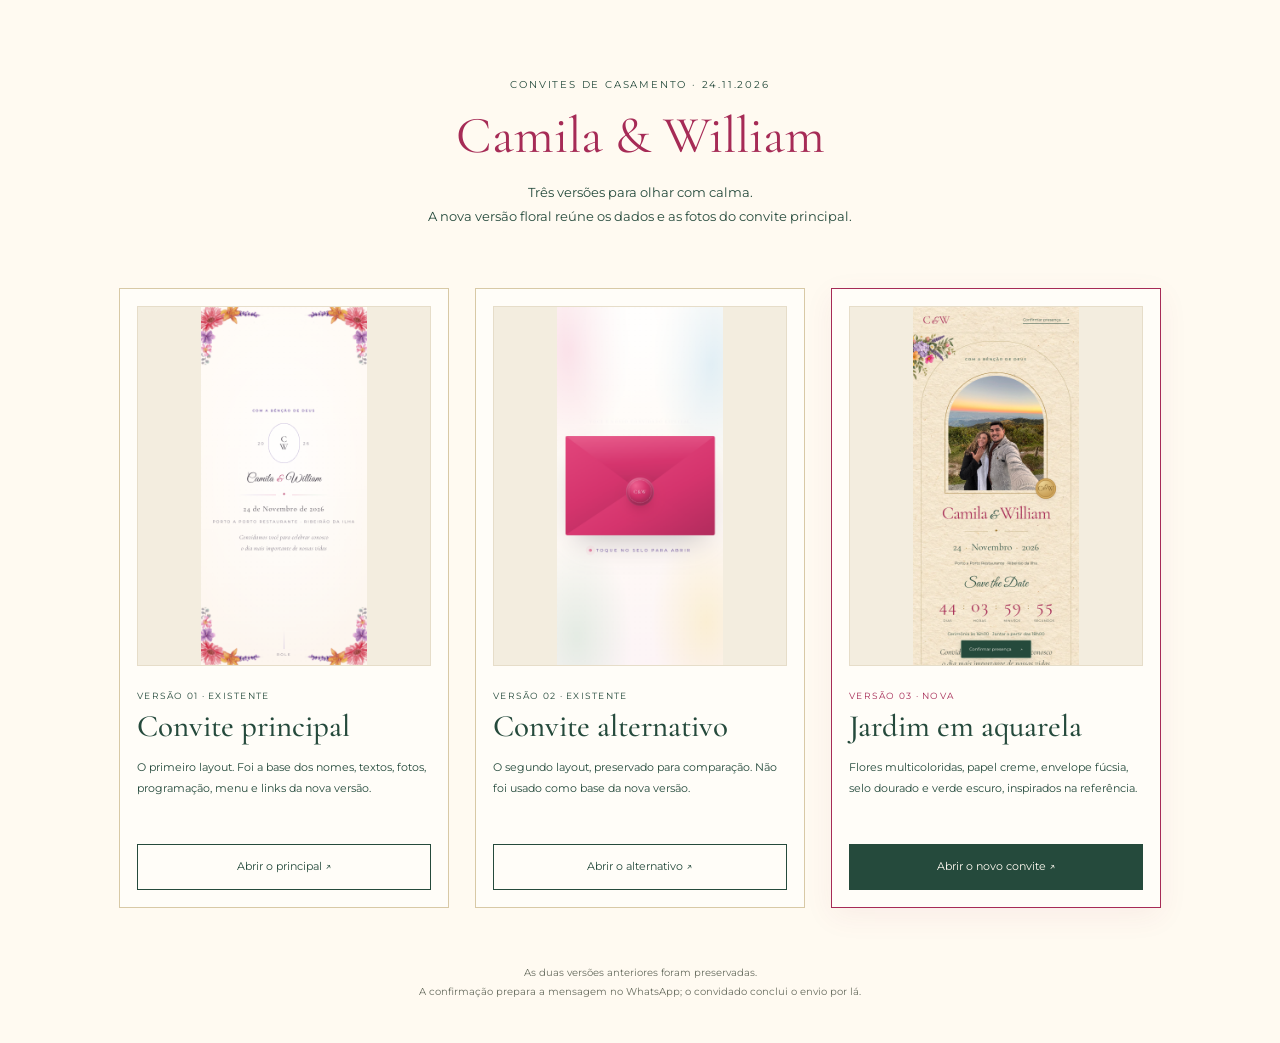
<file: comparar.html>
<!doctype html>
<html lang="pt-BR">
<head>
  <meta charset="utf-8">
  <meta name="viewport" content="width=device-width, initial-scale=1">
  <title>Camila &amp; William — Os três convites</title>
  <link rel="stylesheet" href="floral/assets/fonts.css">
  <style>
    :root{color-scheme:light}*{box-sizing:border-box}body{margin:0;background:#fffaf1;color:#254a3c;font-family:Montserrat,system-ui,sans-serif}header{padding:68px 24px 40px;text-align:center}header p{font-size:10px;letter-spacing:.18em;text-transform:uppercase}h1{font-family:'Cormorant Garamond',Georgia,serif;font-weight:400;font-size:52px;line-height:1.2;margin:14px 0;color:#a62b56}header .intro{font-size:13px;letter-spacing:0;text-transform:none;line-height:1.8;max-width:650px;margin:0 auto}.choices{max-width:1090px;margin:0 auto;display:grid;grid-template-columns:repeat(3,1fr);gap:26px;padding:20px 24px 55px}.choice{border:1px solid #d8c9a6;background:#fffdf8;display:flex;flex-direction:column;padding:17px}.choice.new{border-color:#a62b56;box-shadow:0 8px 28px #a62b5610}.preview{height:360px;background:#f3eddf;overflow:hidden;display:block;border:1px solid #e6ddc9}.preview img{width:100%;height:100%;object-fit:contain;display:block}.label{font-size:9px;letter-spacing:.14em;text-transform:uppercase;margin:24px 0 7px}.new .label{color:#a62b56}h2{font-family:'Cormorant Garamond',Georgia,serif;font-size:31px;font-weight:500;line-height:1.2;margin:0 0 12px}.description{font-size:11px;line-height:1.9;margin:0 0 23px;min-height:64px}.open{display:block;margin-top:auto;padding:12px 18px;border:1px solid #254a3c;color:#254a3c;text-decoration:none;text-align:center;font-size:11px;line-height:1.8}.new .open{background:#254a3c;color:#fffaf1}.open:hover{background:#e7ebdf}.new .open:hover{background:#193a2d}.preview:focus-visible,.open:focus-visible{outline:3px solid #a62b56;outline-offset:4px}footer{max-width:720px;text-align:center;margin:0 auto;padding:0 24px 42px;font-size:10px;line-height:1.9;color:#686d60}@media(max-width:760px){header{padding-top:42px}h1{font-size:41px}.choices{grid-template-columns:1fr;max-width:450px;padding-top:0}.choice.new{order:-1}.preview{height:340px}.description{min-height:0;font-size:12px}.label{font-size:10px}header .intro{font-size:12px}footer{font-size:11px}}
  </style>
</head>
<body>
<header><p>Convites de casamento · 24.11.2026</p><h1>Camila &amp; William</h1><p class="intro">Três versões para olhar com calma.<br>A nova versão floral reúne os dados e as fotos do convite principal.</p></header>
<main class="choices">
  <article class="choice">
    <a class="preview" href="index.html" aria-label="Abrir o convite principal"><img src="floral/previas/principal-celular.png" alt="Prévia do primeiro convite"></a>
    <p class="label">Versão 01 · existente</p><h2>Convite principal</h2><p class="description">O primeiro layout. Foi a base dos nomes, textos, fotos, programação, menu e links da nova versão.</p>
    <a class="open" href="index.html">Abrir o principal ↗</a>
  </article>
  <article class="choice">
    <a class="preview" href="alternativo/index.html" aria-label="Abrir o convite alternativo"><img src="floral/previas/alternativo-celular.png" alt="Prévia do segundo convite"></a>
    <p class="label">Versão 02 · existente</p><h2>Convite alternativo</h2><p class="description">O segundo layout, preservado para comparação. Não foi usado como base da nova versão.</p>
    <a class="open" href="alternativo/index.html">Abrir o alternativo ↗</a>
  </article>
  <article class="choice new">
    <a class="preview" href="floral/index.html" aria-label="Abrir a nova versão floral"><img src="floral/previas/convite-celular.png" alt="Nova versão com papel creme, aquarela floral, nomes em rosa e foto real do casal"></a>
    <p class="label">Versão 03 · nova</p><h2>Jardim em aquarela</h2><p class="description">Flores multicoloridas, papel creme, envelope fúcsia, selo dourado e verde escuro, inspirados na referência.</p>
    <a class="open" href="floral/index.html">Abrir o novo convite ↗</a>
  </article>
</main>
<footer>As duas versões anteriores foram preservadas.<br>A confirmação prepara a mensagem no WhatsApp; o convidado conclui o envio por lá.</footer>
</body>
</html>
</file>
<file: style.css>
/* =========================================================
   CONVITE DE CASAMENTO — Camila & William
   Porto a Porto Restaurante · Ribeirão da Ilha · Florianópolis

   IDENTIDADE: casamento de verão à beira-mar.
   Paleta pastel e luminosa — rosa, lilás, azul, verde-menta,
   amarelo e laranja — distribuída em ritmo pelas seções.
   Fundos claros; nenhuma cor domina a página inteira.
   ========================================================= */

:root{
  /* ---------- Cores da identidade ---------- */
  --rosa:        #E98BAE;   /* pink suave — destaque principal   */
  --rosa-claro:  #F7C6D9;   /* rosa delicado                     */
  --rosa-suave:  #FCE4EC;   /* rosa quase branco (fundos)        */
  --rosa-forte:  #B8436E;   /* texto de destaque e hover         */

  --lilas:       #B9A7D9;   /* lilás — cor nobre da carta        */
  --lilas-claro: #DCD2EE;
  --lilas-suave: #F0EAF8;
  --lilas-forte: #7A5FA8;

  --azul:        #B9DDF2;   /* azul céu/mar                      */
  --azul-claro:  #DCEFFA;
  --azul-suave:  #EFF8FD;
  --azul-forte:  #4A87B8;

  --menta:       #BFDCC8;   /* verde menta — natureza            */
  --menta-claro: #DCEEDF;
  --menta-suave: #EFF7F1;
  --menta-forte: #5D9B75;

  --amarelo:     #F8E6A5;   /* amarelo luz do sol                */
  --amarelo-claro:#FCF2CC;
  --amarelo-suave:#FEFAE8;
  --amarelo-forte:#A8862B;

  --laranja:     #F4B183;   /* laranja suave — só detalhes       */
  --laranja-claro:#FAD8BC;
  --laranja-forte:#C2703A;

  /* ---------- Neutros de apoio ---------- */
  --creme:       #FFF9F2;   /* off-white principal               */
  --branco:      #FFFFFF;
  --texto:       #443E49;   /* texto escuro suave                */
  --texto-suave: #5E5668;   /* texto secundário                  */
  --texto-claro: #6F6779;   /* legendas e apoio                  */

  /* ---------- Aliases (compatibilidade com regras antigas) ---------- */
  --ink:        var(--texto);
  --ink-soft:   var(--texto);
  --ink-deep:   var(--creme);
  --ink-night:  var(--creme);

  --ivory:      var(--creme);
  --ivory-2:    #FDF4EC;
  --paper:      var(--branco);

  /* "gold" passa a apontar para o rosa (destaque principal) */
  --gold:       var(--rosa);
  --gold-lt:    var(--rosa-claro);
  --gold-dk:    var(--rosa-forte);
  --champagne:  var(--amarelo);

  /* Apelidos florais */
  --flor-coral:   var(--laranja);
  --flor-rosa:    var(--rosa);
  --flor-magenta: var(--rosa-forte);
  --flor-lavanda: var(--lilas);
  --flor-azul:    var(--azul);
  --flor-amarelo: var(--amarelo);

  /* Apelidos antigos das cores (usados em algumas regras) */
  --rosa-lt:     var(--rosa-claro);
  --rosa-dk:     var(--rosa-forte);
  --roxo:        var(--lilas);
  --roxo-lt:     var(--lilas-claro);
  --roxo-dk:     var(--lilas-forte);
  --azul-lt:     var(--azul-claro);
  --azul-dk:     var(--azul-forte);
  --amarelo-lt:  var(--amarelo-claro);
  --amarelo-dk:  var(--amarelo-forte);
  --verde:       var(--menta);
  --verde-lt:    var(--menta-claro);
  --verde-dk:    var(--menta-forte);
  --laranja-lt:  var(--laranja-claro);
  --laranja-dk:  var(--laranja-forte);

  --rose:       var(--rosa);
  --sage:       var(--menta);

  --shadow-lg:  0 40px 90px -34px rgba(76,70,80,.28);
  --shadow-md:  0 22px 50px -24px rgba(76,70,80,.22);
  --shadow-sm:  0 10px 26px -14px rgba(76,70,80,.18);

  --f-serif: 'Cormorant Garamond', 'Times New Roman', serif;
  --f-script:'Great Vibes', cursive;
  --f-sans:  'Montserrat', system-ui, -apple-system, sans-serif;
}

*,*::before,*::after{ box-sizing:border-box; }

html{ scroll-behavior:smooth; -webkit-text-size-adjust:100%; }

body{
  margin:0;
  font-family:var(--f-sans);
  color:var(--ink);
  background:var(--ink-deep);
  overflow-x:hidden;
  -webkit-font-smoothing:antialiased;
  -moz-osx-font-smoothing:grayscale;
}

body.is-locked{ overflow:hidden; height:100vh; }

img{ display:block; max-width:100%; }

button{ font:inherit; color:inherit; }

/* =========================================================
   FUNDO — PÉTALAS E BRILHOS
   ========================================================= */

.petals,.sparkles{
  position:fixed; inset:0;
  pointer-events:none;
  z-index:1;
  overflow:hidden;
}
.petals{ z-index:0; }

.petal{
  position:absolute;
  top:-8vh;
  width:14px; height:14px;
  background:radial-gradient(circle at 35% 30%, rgba(247,198,217,.95), rgba(233,139,174,.55) 60%, rgba(233,139,174,0) 72%);
  border-radius:100% 0 100% 0;
  opacity:0;
  filter:blur(.2px);
  animation:petal-fall linear infinite;
}

/* As pétalas ganham as seis cores da decoração, girando
   entre rosa, roxo, azul, amarelo, verde e laranja */
.petal:nth-child(6n+1){
  background:radial-gradient(circle at 35% 30%, var(--rosa-lt), rgba(232,123,168,.45) 60%, rgba(232,123,168,0) 72%);
}
.petal:nth-child(6n+2){
  background:radial-gradient(circle at 35% 30%, var(--roxo-lt), rgba(155,111,212,.45) 60%, rgba(155,111,212,0) 72%);
}
.petal:nth-child(6n+3){
  background:radial-gradient(circle at 35% 30%, var(--azul-lt), rgba(107,168,224,.45) 60%, rgba(107,168,224,0) 72%);
}
.petal:nth-child(6n+4){
  background:radial-gradient(circle at 35% 30%, var(--amarelo-lt), rgba(240,201,92,.45) 60%, rgba(240,201,92,0) 72%);
}
.petal:nth-child(6n+5){
  background:radial-gradient(circle at 35% 30%, var(--verde-lt), rgba(140,207,158,.45) 60%, rgba(140,207,158,0) 72%);
}
.petal:nth-child(6n){
  background:radial-gradient(circle at 35% 30%, var(--laranja-lt), rgba(240,148,85,.45) 60%, rgba(240,148,85,0) 72%);
}

@keyframes petal-fall{
  0%   { transform:translate3d(0,-10vh,0) rotate(0deg) scale(.85); opacity:0; }
  8%   { opacity:.75; }
  50%  { transform:translate3d(6vw,45vh,0) rotate(180deg) scale(1); }
  92%  { opacity:.5; }
  100% { transform:translate3d(-5vw,108vh,0) rotate(400deg) scale(.9); opacity:0; }
}

.petal:nth-child(1){ left:4%;  animation-duration:17s; animation-delay:0s;   }
.petal:nth-child(2){ left:11%; animation-duration:23s; animation-delay:-3s;  transform:scale(.7); }
.petal:nth-child(3){ left:19%; animation-duration:19s; animation-delay:-8s;  }
.petal:nth-child(4){ left:27%; animation-duration:26s; animation-delay:-14s; }
.petal:nth-child(5){ left:34%; animation-duration:21s; animation-delay:-5s;  }
.petal:nth-child(6){ left:41%; animation-duration:28s; animation-delay:-19s; }
.petal:nth-child(7){ left:49%; animation-duration:18s; animation-delay:-11s; }
.petal:nth-child(8){ left:56%; animation-duration:24s; animation-delay:-2s;  }
.petal:nth-child(9){ left:63%; animation-duration:20s; animation-delay:-16s; }
.petal:nth-child(10){left:70%; animation-duration:27s; animation-delay:-7s;  }
.petal:nth-child(11){left:78%; animation-duration:22s; animation-delay:-21s; }
.petal:nth-child(12){left:85%; animation-duration:25s; animation-delay:-9s;  }
.petal:nth-child(13){left:91%; animation-duration:19s; animation-delay:-13s; }
.petal:nth-child(14){left:15%; animation-duration:30s; animation-delay:-24s; }
.petal:nth-child(15){left:46%; animation-duration:29s; animation-delay:-17s; }
.petal:nth-child(16){left:73%; animation-duration:31s; animation-delay:-26s; }

.sparkles span{
  position:absolute;
  width:3px; height:3px;
  border-radius:50%;
  background:var(--gold-lt);
  box-shadow:0 0 8px 2px rgba(247,198,217,.75);
  opacity:0;
  animation:twinkle 4.5s ease-in-out infinite;
}
@keyframes twinkle{
  0%,100%{ opacity:0; transform:scale(.4); }
  50%    { opacity:.9; transform:scale(1.25); }
}
.sparkles span:nth-child(1){ left:8%;  top:22%; animation-delay:0s;   }
.sparkles span:nth-child(2){ left:22%; top:68%; animation-delay:.7s;  }
.sparkles span:nth-child(3){ left:37%; top:14%; animation-delay:1.5s; }
.sparkles span:nth-child(4){ left:52%; top:80%; animation-delay:2.2s; }
.sparkles span:nth-child(5){ left:66%; top:30%; animation-delay:3s;   }
.sparkles span:nth-child(6){ left:79%; top:60%; animation-delay:1.1s; }
.sparkles span:nth-child(7){ left:88%; top:18%; animation-delay:2.7s; }
.sparkles span:nth-child(8){ left:31%; top:44%; animation-delay:3.6s; }
.sparkles span:nth-child(9){ left:60%; top:52%; animation-delay:.4s;  }
.sparkles span:nth-child(10){left:15%; top:86%; animation-delay:1.9s; }


/* =========================================================
   CENAS
   ========================================================= */

.scene{
  position:relative;
  min-height:100vh;
  min-height:100svh;
}

/* ---------- CENA 1: ENVELOPE ---------- */

.scene--envelope{
  position:fixed;
  inset:0;
  z-index:50;
  display:grid;
  place-items:center;
  padding:5vh 5vw;
  /* Fundo de papel creme, igual às artes e ao resto do convite.
     A cor vem das flores nos cantos, não do fundo. */
  background:
    radial-gradient(80% 62% at 50% 42%, rgba(255,255,255,.9), transparent 74%),
    radial-gradient(48% 40% at 10% 8%, rgba(247,198,217,.34), transparent 70%),
    radial-gradient(46% 38% at 92% 12%, rgba(185,221,242,.3), transparent 70%),
    radial-gradient(44% 36% at 12% 94%, rgba(191,220,200,.28), transparent 72%),
    radial-gradient(44% 36% at 90% 90%, rgba(248,230,165,.3), transparent 72%),
    linear-gradient(165deg, #FFFCF7 0%, var(--creme) 55%, #FDF7F1 100%);
  perspective:1800px;
  transition:opacity .9s ease, visibility .9s ease;
}
.scene--envelope::before{
  content:'';
  position:absolute; inset:0;
  /* Textura de papel, como nas artes */
  background-image:
    radial-gradient(rgba(76,70,80,.05) .6px, transparent .7px),
    radial-gradient(rgba(76,70,80,.04) .5px, transparent .6px);
  background-size:22px 22px, 13px 13px;
  background-position:0 0, 7px 9px;
  pointer-events:none;
}

.scene--envelope.is-gone{
  opacity:0;
  visibility:hidden;
  pointer-events:none;
}

.envelope-stage{
  position:relative;
  width:min(560px, 88vw);
  display:flex;
  flex-direction:column;
  align-items:center;
  gap:30px;
  transform-style:preserve-3d;
}

.stage-halo{
  position:absolute;
  top:44%; left:50%;
  width:170%; aspect-ratio:1;
  transform:translate(-50%,-50%);
  background:radial-gradient(circle, rgba(255,255,255,.6) 0%, rgba(247,198,217,.28) 36%, transparent 66%);
  pointer-events:none;
  animation:halo-breathe 7s ease-in-out infinite;
}
@keyframes halo-breathe{
  0%,100%{ transform:translate(-50%,-50%) scale(1);   opacity:.8; }
  50%    { transform:translate(-50%,-50%) scale(1.12); opacity:1;  }
}

/* ---------- ENVELOPE (corpo) ---------- */

.envelope{
  position:relative;
  width:100%;
  aspect-ratio:3 / 2;
  /* A perspectiva fica AQUI (no pai), aplicando-se à aba que
     rotaciona. Não usar transform-style:preserve-3d junto com
     rotateX no próprio envelope — isso quebrava o hit-test. */
  perspective:1600px;
  cursor:pointer;
  outline:none;
  border-radius:6px;
  animation:env-float 7s ease-in-out infinite;
  transition:transform .6s cubic-bezier(.22,.61,.36,1);
}
.envelope:hover{ transform:translateY(-8px) scale(1.012); }
.envelope:focus-visible{ box-shadow:0 0 0 3px rgba(247,198,217,.75); border-radius:8px; }

/* Flutuação apenas em 2D, para não deformar a área de clique */
@keyframes env-float{
  0%,100%{ transform:translateY(0); }
  50%    { transform:translateY(-13px); }
}
.envelope:hover{ animation-play-state:paused; }

/* Camada de clique que cobre todo o envelope.
   Necessária porque os clip-path das camadas decorativas
   quebram o hit-test no Chrome: sem ela, só a metade de
   baixo do envelope responde ao toque. */
.env-hit{
  position:absolute;
  inset:0;
  z-index:20;
  border-radius:6px;
  cursor:pointer;
  background:rgba(255,255,255,.01);
}
.envelope.is-open .env-hit{ pointer-events:none; }

/* Fundo interno do envelope */
.env-back{
  position:absolute; inset:0;
  border-radius:7px;
  background:
    linear-gradient(160deg, #FFFFFF 0%, #FDF3F7 48%, #F5E6F0 100%);
  box-shadow:
    var(--shadow-md),
    0 0 0 1px rgba(233,139,174,.36),
    inset 0 0 0 1px rgba(255,255,255,.75),
    inset 0 0 60px rgba(185,167,217,.16);
}

/* Textura de papel de algodão */
.env-back::after{
  content:'';
  position:absolute; inset:0;
  border-radius:7px;
  background:
    repeating-linear-gradient(45deg, rgba(255,255,255,.5) 0 2px, transparent 2px 5px),
    repeating-linear-gradient(-45deg, rgba(185,167,217,.05) 0 1px, transparent 1px 6px);
  opacity:.9;
}

.env-flap-shadow{
  position:absolute;
  inset:0 0 auto 0;
  height:58%;
  background:linear-gradient(180deg, rgba(26,18,40,.34), transparent 78%);
  border-radius:7px 7px 0 0;
  opacity:0;
  pointer-events:none;
  transition:opacity .5s ease .3s;
  z-index:6;
}
.envelope.is-open .env-flap-shadow{ opacity:0; }

/* ---------- CARTA (dentro do envelope) ---------- */

.letter-card{
  position:absolute;
  left:3.2%; right:3.2%;
  bottom:4%;
  height:88%;
  z-index:4;
  border-radius:3px;
  background:linear-gradient(170deg, var(--paper) 0%, var(--ivory) 45%, var(--ivory-2) 100%);
  box-shadow:0 18px 40px -20px rgba(26,18,40,.6), inset 0 0 0 1px rgba(233,139,174,.2);
  padding:5px;
  opacity:0;
  transform:translateY(0) scale(.98);
  transition:opacity .4s ease, transform .9s cubic-bezier(.22,.61,.36,1);
  will-change:transform;
  /* Visível durante a animação de saída */
  overflow:visible;
  /* Fica clicável só quando a carta termina de sair */
  pointer-events:none;
}
.envelope-stage.is-ready .letter-card{
  pointer-events:auto;
  cursor:pointer;
}

/* Brilho suave na carta quando ela está esperando o clique */
.envelope-stage.is-ready .letter-card{
  box-shadow:
    0 22px 48px -22px rgba(26,18,40,.68),
    inset 0 0 0 1px rgba(233,139,174,.34),
    0 0 0 1px rgba(247,198,217,.22);
  animation:letter-wait 3.2s ease-in-out infinite;
}
@keyframes letter-wait{
  0%,100%{ box-shadow:0 22px 48px -22px rgba(26,18,40,.68), inset 0 0 0 1px rgba(233,139,174,.34), 0 0 0 1px rgba(247,198,217,.16); }
  50%    { box-shadow:0 26px 56px -24px rgba(26,18,40,.72), inset 0 0 0 1px rgba(233,139,174,.5),  0 0 0 9px rgba(247,198,217,.07); }
}

/* Cantos ornamentais da carta */
.letter-corner{
  position:absolute;
  width:22px; height:22px;
  border:1px solid rgba(233,139,174,.6);
  z-index:3;
  pointer-events:none;
}
.letter-corner--tl{ top:9px; left:9px;    border-right:0; border-bottom:0; }
.letter-corner--tr{ top:9px; right:9px;   border-left:0;  border-bottom:0; }
.letter-corner--bl{ bottom:9px; left:9px; border-right:0; border-top:0; }
.letter-corner--br{ bottom:9px; right:9px;border-left:0;  border-top:0; }

.letter-frame{
  height:100%;
  border:1px solid rgba(233,139,174,.5);
  border-radius:2px;
  padding:3px;
  background:
    linear-gradient(#fff, #fff) padding-box;
  position:relative;
}
.letter-frame::before{
  content:'';
  position:absolute; inset:0;
  border:1px solid rgba(233,139,174,.22);
  margin:5px;
  border-radius:1px;
  pointer-events:none;
}

.letter-inner{
  height:100%;
  display:flex;
  flex-direction:column;
  align-items:center;
  justify-content:center;
  text-align:center;
  gap:clamp(4px, .9vh, 10px);
  padding:clamp(10px, 3.2vw, 26px) clamp(12px, 4vw, 30px);
  background:
    radial-gradient(120% 70% at 50% 0%, rgba(233,139,174,.06), transparent 62%),
    radial-gradient(100% 60% at 50% 100%, rgba(125,143,123,.07), transparent 62%);
}

.letter-eyebrow{
  margin:0;
  font-family:var(--f-sans);
  font-size:clamp(.5rem, 1.9vw, .66rem);
  letter-spacing:.42em;
  text-transform:uppercase;
  color:var(--gold-dk);
  font-weight:500;
}

.monogram{
  display:flex;
  align-items:center;
  gap:clamp(4px,1vw,9px);
  font-family:var(--f-serif);
  color:var(--gold-dk);
  line-height:1;
}
.mono-letter{ font-size:clamp(1.5rem, 6.4vw, 2.5rem); font-weight:400; letter-spacing:.02em; }
.mono-amp{
  font-family:var(--f-script);
  font-size:clamp(1rem, 4.4vw, 1.6rem);
  color:var(--gold);
}

.letter-names{
  margin:0;
  display:flex;
  align-items:baseline;
  justify-content:center;
  gap:clamp(6px,1.6vw,14px);
  flex-wrap:wrap;
  font-family:var(--f-serif);
  font-weight:400;
  line-height:1;
}
.letter-names .name{
  font-size:clamp(1.5rem, 7.2vw, 2.7rem);
  letter-spacing:.03em;
  color:var(--ink-soft);
}
.letter-names .name-amp{
  font-family:var(--f-script);
  font-size:clamp(1.1rem, 5vw, 1.9rem);
  color:var(--gold);
}

.ornament-line{
  display:flex;
  align-items:center;
  gap:10px;
  width:min(72%, 230px);
  color:var(--gold);
}
.ornament-line .line{
  flex:1; height:1px;
  background:linear-gradient(90deg, transparent, var(--gold) 45%, var(--gold) 55%, transparent);
  opacity:.7;
}
.ornament-icon{ width:14px; height:14px; flex:none; }

.letter-date-script{
  margin:0;
  font-family:var(--f-script);
  font-size:clamp(1rem, 4.6vw, 1.6rem);
  color:var(--gold-dk);
  line-height:1.15;
}
.letter-place{
  margin:0;
  font-size:clamp(.5rem, 2vw, .7rem);
  letter-spacing:.2em;
  text-transform:uppercase;
  color:#6d7a72;
  font-weight:400;
}

.btn-open-text{
  margin-top:clamp(4px,1vh,10px);
  padding:9px 22px;
  border:1px solid var(--gold);
  border-radius:999px;
  background:transparent;
  color:var(--gold-dk);
  font-size:.62rem;
  letter-spacing:.24em;
  text-transform:uppercase;
  cursor:pointer;
  transition:background .3s, color .3s, box-shadow .3s, opacity .5s ease, transform .5s ease;
  /* Só aparece quando a carta termina de sair */
  opacity:0;
  transform:translateY(6px);
  pointer-events:none;
}
.envelope-stage.is-ready .btn-open-text{
  opacity:1;
  transform:none;
  pointer-events:auto;
  animation:btn-breathe 3.2s ease-in-out infinite;
}
@keyframes btn-breathe{
  0%,100%{ box-shadow:0 0 0 0 rgba(233,139,174,.34); }
  50%    { box-shadow:0 0 0 8px rgba(233,139,174,0); }
}
.btn-open-text:hover{
  background:var(--gold);
  color:#fff;
  box-shadow:0 8px 20px -8px rgba(233,139,174,.85);
  animation:none;
}

/* ---------- FRENTE DO ENVELOPE (bolsos) ---------- */

.env-front{
  position:absolute; inset:0;
  z-index:7;
  pointer-events:none;
  border-radius:7px;
  overflow:hidden;
}

.env-pocket-left,
.env-pocket-right,
.env-pocket-bottom{
  position:absolute;
  background:linear-gradient(150deg, #FFFFFF 0%, #FBEFF5 50%, #F0E2EE 100%);
  box-shadow:inset 0 0 26px rgba(185,167,217,.18);
}
.env-pocket-left{
  inset:0 50% 0 0;
  clip-path:polygon(0 0, 100% 50%, 0 100%);
  filter:drop-shadow(2px 0 4px rgba(185,167,217,.24))
         drop-shadow(6px 0 12px rgba(185,167,217,.12));
}
.env-pocket-right{
  inset:0 0 0 50%;
  clip-path:polygon(100% 0, 0 50%, 100% 100%);
  filter:drop-shadow(-2px 0 4px rgba(185,167,217,.24))
         drop-shadow(-6px 0 12px rgba(185,167,217,.12));
}
.env-pocket-bottom{
  inset:50% 0 0 0;
  clip-path:polygon(0 100%, 50% 0, 100% 100%);
  background:linear-gradient(170deg, #FFFBFD 0%, #F8ECF3 55%, #EDDEEC 100%);
  box-shadow:inset 0 14px 30px rgba(185,167,217,.2);
}

/* Textura sutil nos bolsos */
.env-pocket-bottom::after,
.env-pocket-left::after,
.env-pocket-right::after{
  content:'';
  position:absolute; inset:0;
  background:
    repeating-linear-gradient(115deg, rgba(255,255,255,.075) 0 1px, transparent 1px 4px),
    radial-gradient(circle at 50% 50%, rgba(255,255,255,.1), transparent 70%);
}

/* Filete dourado acompanhando os vincos do envelope */
.env-rule{
  position:absolute; inset:0;
  width:100%; height:100%;
  overflow:visible;
}
.env-rule path{
  fill:none;
  stroke:url(#none);
  stroke:rgba(233,139,174,.5);
  stroke-width:1;
  vector-effect:non-scaling-stroke;
  filter:drop-shadow(0 0 1.5px rgba(247,198,217,.8));
}

/* ---------- ABA SUPERIOR ---------- */

.env-flap{
  position:absolute;
  top:0; left:0; right:0;
  height:56%;
  z-index:9;
  /* A dobra do envelope fica na base do triângulo, que é o
     topo do envelope (y=0). É daí que a aba gira. */
  transform-origin:top center;
  transform-style:preserve-3d;
  transform:rotateX(0deg);
  /* Alinhado com TEMPO.aba no script.js (820ms) */
  transition:transform 820ms cubic-bezier(.4,.05,.25,1);
}
.envelope.is-open .env-flap{
  /* Gira até ficar quase de perfil (-88°). Nessa angulação a
     aba praticamente desaparece (vista de lado), então ela não
     fica pairando como um triângulo acima do envelope.
     Girar 180° seria o "correto" geométrico, mas como a aba tem
     56% da altura, ela reapareceria inteira ACIMA do envelope. */
  transform:rotateX(-88deg);
  z-index:2;
}

.flap-face{
  position:absolute; inset:0;
  backface-visibility:hidden;
  -webkit-backface-visibility:hidden;
  clip-path:polygon(0 0, 100% 0, 50% 100%);
}

/* Damask sutil na aba */
.flap-damask{
  position:absolute; inset:0;
  clip-path:polygon(0 0, 100% 0, 50% 100%);
  background-image:
    radial-gradient(circle at 25% 30%, rgba(233,139,174,.14) 0 2px, transparent 3px),
    radial-gradient(circle at 75% 30%, rgba(185,167,217,.14) 0 2px, transparent 3px),
    radial-gradient(circle at 50% 62%, rgba(191,220,200,.16) 0 2px, transparent 3px);
  background-size:38px 34px;
  opacity:.85;
}

/* Filete dourado interno da aba */
.flap-border{
  position:absolute;
  inset:11px 11px 0;
  clip-path:polygon(0 0, 100% 0, 50% 100%);
  border:1px solid rgba(233,139,174,.38);
  border-bottom:0;
}

.flap-outer{
  background:
    linear-gradient(175deg, #FFFFFF 0%, #FDF2F7 42%, #F7E4EF 74%, #EFDAEA 100%);
  box-shadow:
    inset 0 -22px 34px -20px rgba(185,167,217,.32),
    inset 0 2px 0 rgba(255,255,255,.8);
  display:grid;
  place-items:center;
}
.flap-outer::after{
  content:'';
  position:absolute; inset:0;
  background:repeating-linear-gradient(70deg, rgba(255,255,255,.06) 0 1px, transparent 1px 5px);
  clip-path:polygon(0 0, 100% 0, 50% 100%);
}

/* Verso da aba (o que se vê quando ela abre).
   É o lado de dentro do papel — por isso marfim claro,
   e não escuro. Fica com uma sombra suave para dar
   profundidade de papel. */
.flap-inner{
  transform:rotateX(180deg);
  background:
    linear-gradient(180deg, #FFFFFF 0%, #FDF3F8 42%, #F7E8F1 78%, #EFDCEA 100%);
  box-shadow:
    inset 0 14px 30px -14px rgba(185,167,217,.4),
    inset 0 -2px 0 rgba(255,255,255,.7);
}
.flap-inner::after{
  content:'';
  position:absolute; inset:0;
  background:
    radial-gradient(circle at 50% 10%, rgba(255,255,255,.75), transparent 58%),
    linear-gradient(180deg, rgba(185,167,217,.1), transparent 48%);
  clip-path:polygon(0 0, 100% 0, 50% 100%);
}

/* Forro interno com padrão sutil (damask claro) */
.flap-lining{
  position:absolute;
  inset:0;
  clip-path:polygon(0 0, 100% 0, 50% 100%);
  background-image:
    repeating-linear-gradient(45deg, rgba(233,139,174,.06) 0 1px, transparent 1px 9px),
    repeating-linear-gradient(-45deg, rgba(185,167,217,.06) 0 1px, transparent 1px 9px);
}

/* Monograma gravado no verso da aba */
.flap-monogram{
  position:absolute;
  left:50%; top:34%;
  transform:translate(-50%,-50%);
  font-family:var(--f-serif);
  font-size:clamp(1.1rem,3.6vw,1.7rem);
  letter-spacing:.1em;
  color:rgba(233,139,174,.4);
  text-shadow:0 1px 0 rgba(255,255,255,.7);
  pointer-events:none;
}
.flap-monogram span{
  font-family:var(--f-script);
  color:rgba(185,167,217,.5);
}

/* ---------- SELO DE CERA ---------- */

.seal-wrap{
  position:relative;
  display:grid;
  place-items:center;
  margin-bottom:clamp(6px, 4vh, 30px);
  transition:transform .5s cubic-bezier(.34,1.4,.64,1), opacity .5s ease;
}

/* Halo dourado atrás do selo */
.seal-glow{
  position:absolute;
  width:190%; aspect-ratio:1;
  border-radius:50%;
  background:radial-gradient(circle, rgba(233,139,174,.34) 0%, rgba(185,167,217,.12) 42%, transparent 68%);
  animation:glow-breathe 3.4s ease-in-out infinite;
  pointer-events:none;
}
@keyframes glow-breathe{
  0%,100%{ transform:scale(1);    opacity:.75; }
  50%    { transform:scale(1.18); opacity:1;   }
}

/* Louro decorativo sob o selo */
.seal-laurel{
  position:absolute;
  bottom:-13px;
  width:118%;
  height:auto;
  color:rgba(185,167,217,.6);
  pointer-events:none;
}
.seal-laurel path{
  fill:none;
  stroke:currentColor;
  stroke-width:1.1;
  stroke-linecap:round;
}

.wax-seal{
  position:relative;
  width:clamp(68px, 15.5vw, 96px);
  aspect-ratio:1;
  border-radius:50%;
  display:grid;
  place-items:center;
  background:
    radial-gradient(circle at 32% 26%, var(--rosa) 0%, var(--rosa-forte) 38%, #A33A62 66%, #8A2E52 100%);
  box-shadow:
    0 14px 30px -12px rgba(138,46,82,.6),
    0 3px 8px rgba(138,46,82,.28),
    inset 0 2px 6px rgba(255,255,255,.42),
    inset 0 -8px 16px rgba(110,30,62,.42);
  animation:seal-pulse 3s ease-in-out infinite;
  transition:transform .45s cubic-bezier(.34,1.56,.64,1), opacity .5s ease;
  z-index:2;
}
@keyframes seal-pulse{
  0%,100%{
    transform:scale(1);
    box-shadow:0 14px 30px -12px rgba(138,46,82,.6), 0 3px 8px rgba(138,46,82,.28),
               inset 0 2px 6px rgba(255,255,255,.42), inset 0 -8px 16px rgba(110,30,62,.42),
               0 0 0 0 rgba(233,139,174,.5);
  }
  50%{
    transform:scale(1.05);
    box-shadow:0 18px 36px -14px rgba(138,46,82,.65), 0 3px 8px rgba(138,46,82,.28),
               inset 0 2px 6px rgba(255,255,255,.46), inset 0 -8px 16px rgba(110,30,62,.42),
               0 0 0 18px rgba(233,139,174,0);
  }
}
.envelope:hover .seal-wrap{ transform:translateY(-4px) scale(1.07); }

/* Aro externo liso da cera */
.seal-rim{
  position:absolute;
  inset:0;
  border-radius:50%;
  box-shadow:
    inset 0 0 0 2px rgba(255,255,255,.18),
    inset 0 0 0 3px rgba(110,30,62,.22);
}

/* Contas em relevo ao redor */
.seal-beads{
  position:absolute;
  inset:6%;
  border-radius:50%;
  border:1.5px dotted rgba(255,255,255,.6);
  opacity:.92;
}

/* Círculo interno */
.seal-ring{
  position:absolute;
  inset:15%;
  border-radius:50%;
  border:1px solid rgba(255,255,255,.5);
  box-shadow:inset 0 0 8px rgba(110,30,62,.3);
}
.seal-mono{
  position:relative;
  z-index:2;
  font-family:var(--f-serif);
  font-size:clamp(.74rem, 3.1vw, 1.02rem);
  letter-spacing:.07em;
  color:#FFFFFF;
  text-shadow:
    0 1px 2px rgba(110,30,62,.6),
    0 -1px 0 rgba(255,255,255,.2);
  font-weight:500;
}

/* Selo quebrando e caindo — alinhado com TEMPO.selo (900ms) */
.envelope.is-open .seal-wrap{
  animation:none;
  transform:translateY(-58px) rotate(22deg) scale(.34);
  opacity:0;
  transition:transform 420ms cubic-bezier(.4,.05,.3,1), opacity 380ms ease;
}
.envelope.is-open .seal-glow,
.envelope.is-open .seal-laurel{ opacity:0; transition:opacity .6s ease; }

/* ---------- HINT ---------- */

.tap-hint{
  margin:0;
  display:flex;
  align-items:center;
  gap:11px;
  font-size:.66rem;
  letter-spacing:.32em;
  text-transform:uppercase;
  color:var(--lilas-forte);
  font-weight:500;
  transition:opacity .5s ease;
  position:relative;
  z-index:3;
}
/* Some durante a abertura... */
.envelope-stage.is-opening .tap-hint{ opacity:0; }
/* ...e volta quando a carta para, convidando ao clique */
.envelope-stage.is-opening.is-ready .tap-hint{ opacity:1; }

.hint-text{ transition:opacity .3s ease; }
.hint-pulse{
  width:7px; height:7px;
  border-radius:50%;
  background:var(--rosa);
  animation:hint-beat 1.7s ease-in-out infinite;
}
@keyframes hint-beat{
  0%,100%{ box-shadow:0 0 0 0 rgba(233,139,174,.6); opacity:1; }
  50%    { box-shadow:0 0 0 9px rgba(233,139,174,0); opacity:.55; }
}


/* =========================================================
   CENA 2 — CONVITE
   ========================================================= */

.scene--invitation{
  position:relative;
  z-index:10;
  background:var(--ivory);
  opacity:0;
  transform:translateY(30px) scale(.97);
  transform-origin:center 30%;
  transition:opacity 1.1s ease, transform 1.3s cubic-bezier(.22,.61,.36,1);
  pointer-events:none;
}
.scene--invitation.is-shown{
  opacity:1;
  transform:none;
  pointer-events:auto;
}

/* Carta "crescendo" — o card do envelope parece virar a página */
.scene--invitation::after{
  content:'';
  position:absolute; inset:0;
  background:var(--ivory);
  transform-origin:top center;
  transform:scaleY(0);
  pointer-events:none;
}

.wrap{ width:min(1080px, 90vw); margin-inline:auto; }
.wrap--narrow{ width:min(720px, 90vw); margin-inline:auto; }

/* ---------- CAPA (estilo das artes do casal) ---------- */

.hero{
  position:relative;
  min-height:100vh;
  min-height:100svh;
  display:grid;
  place-items:center;
  text-align:center;
  overflow:hidden;
  padding:16vh 7vw 14vh;

  /* Fundo de papel creme, com uma textura muito sutil.
     A cor vem das flores, não do fundo. */
  background:
    radial-gradient(85% 70% at 50% 45%, rgba(255,255,255,.85), transparent 78%),
    linear-gradient(165deg, #FFFCF7 0%, var(--creme) 55%, #FDF6EF 100%);
}
/* Textura de papel (pontinhos finos, quase imperceptíveis) */
.hero::before{
  content:'';
  position:absolute; inset:0;
  pointer-events:none;
  opacity:.5;
  background-image:
    radial-gradient(rgba(76,70,80,.05) .6px, transparent .7px),
    radial-gradient(rgba(76,70,80,.04) .5px, transparent .6px);
  background-size:22px 22px, 13px 13px;
  background-position:0 0, 7px 9px;
}

/* Ramos florais nos cantos — flores de aquarela das artes do casal */
.flor{
  position:absolute;
  width:clamp(190px, 26vw, 380px);
  aspect-ratio:760/609;
  background:url("imagens/flores-canto.png") no-repeat center/contain;
  pointer-events:none;
  z-index:1;
  opacity:0;
  animation:flor-in 1.7s cubic-bezier(.22,.61,.36,1) forwards;
}
@keyframes flor-in{
  from{ opacity:0; scale:.94; }
  to  { opacity:1; scale:1; }
}
/* As flores contornam os quatro cantos por ESPELHAMENTO
   (a imagem tem o ramo no canto superior esquerdo).
   Rotacionar deslocaria a flor para o lugar errado. */
.flor--tl{ top:-16px; left:-24px; }
.flor--tr{ top:-16px; right:-24px;
           transform:scaleX(-1); animation-delay:.2s; }
.flor--bl{ bottom:-16px; left:-24px;
           transform:scaleY(-1); animation-delay:.35s; }
.flor--br{ bottom:-16px; right:-24px;
           transform:scale(-1,-1); animation-delay:.5s; }

.hero-content{
  position:relative;
  z-index:3;
  display:flex;
  flex-direction:column;
  align-items:center;
  gap:clamp(10px,1.6vh,18px);
  max-width:820px;
}

.hero-eyebrow{
  margin:0;
  font-size:clamp(.55rem,1.4vw,.68rem);
  letter-spacing:.42em;
  text-transform:uppercase;
  color:var(--lilas-forte);
  font-weight:600;
}

/* Monograma em oval, com o ano nas laterais (como nas artes) */
.hero-mono-oval{
  display:flex;
  align-items:center;
  justify-content:center;
  gap:clamp(8px,1.6vw,16px);
  margin:clamp(4px,1vh,12px) 0;
}
.hero-mono-oval .ano{
  font-family:var(--f-sans);
  font-size:clamp(.58rem,1.5vw,.72rem);
  letter-spacing:.28em;
  color:var(--texto-claro);
  font-weight:400;
}
.hero-mono-oval .oval{
  position:relative;
  width:clamp(74px,13vw,104px);
  height:clamp(94px,16.5vw,132px);
  border:1px solid rgba(122,95,168,.42);
  border-radius:50% / 46%;
  display:flex;
  flex-direction:column;
  align-items:center;
  justify-content:center;
  gap:0;
  background:rgba(255,255,255,.5);
  box-shadow:inset 0 0 0 4px rgba(255,255,255,.7);
}
.hero-mono-oval .oval-c,
.hero-mono-oval .oval-w{
  font-family:var(--f-serif);
  font-size:clamp(1.3rem,3.6vw,1.85rem);
  font-weight:400;
  line-height:1;
  color:var(--texto);
  letter-spacing:.02em;
}
.hero-mono-oval .oval-w{ margin-top:-.12em; }

/* Nomes em manuscrita, como nas artes */
.hero-names{
  margin:0;
  display:flex;
  align-items:baseline;
  justify-content:center;
  gap:clamp(8px,2vw,20px);
  flex-wrap:wrap;
  font-weight:400;
}
.hero-name{
  font-family:var(--f-script);
  font-size:clamp(2.1rem,7.4vw,4.2rem);
  color:var(--texto);
  line-height:1.1;
}
.hero-amp{
  font-family:var(--f-script);
  font-size:clamp(1.4rem,4.4vw,2.4rem);
  color:var(--rosa-forte);
  line-height:1;
}

.hero-divider{
  display:flex;
  align-items:center;
  gap:12px;
  width:min(300px, 62%);
  color:var(--rosa);
  margin-top:2px;
}
.hero-divider span{
  flex:1; height:1px;
  background:linear-gradient(90deg, transparent, rgba(233,139,174,.7) 45%, rgba(233,139,174,.7) 55%, transparent);
}
.hero-divider svg{ width:14px; height:14px; color:var(--rosa-forte); }

.hero-divider span:first-child{
  background:linear-gradient(90deg, transparent 0%, rgba(185,167,217,.5) 45%, rgba(233,139,174,.75) 100%);
}
.hero-divider span:last-child{
  background:linear-gradient(90deg, rgba(233,139,174,.75) 0%, rgba(191,220,200,.55) 55%, transparent 100%);
}

.hero-date{
  margin:2px 0 0;
  font-family:var(--f-serif);
  font-size:clamp(1.1rem,3vw,1.6rem);
  letter-spacing:.06em;
  color:var(--texto);
}
.hero-place{
  margin:0;
  font-size:clamp(.55rem,1.5vw,.68rem);
  letter-spacing:.26em;
  text-transform:uppercase;
  color:var(--texto-claro);
}

.hero-invite-text{
  margin:6px 0 0;
  font-family:var(--f-serif);
  font-size:clamp(.92rem,2vw,1.15rem);
  font-style:italic;
  line-height:1.8;
  color:var(--texto-suave);
  font-weight:300;
  letter-spacing:.02em;
}

.scroll-cue{
  position:absolute;
  bottom:3vh; left:50%;
  transform:translateX(-50%);
  z-index:3;
  display:flex;
  flex-direction:column;
  align-items:center;
  gap:8px;
}
.scroll-line{
  width:1px; height:44px;
  background:linear-gradient(180deg, transparent, var(--lilas));
  position:relative;
  overflow:hidden;
}
.scroll-line::after{
  content:'';
  position:absolute;
  top:-44px; left:0;
  width:1px; height:44px;
  background:linear-gradient(180deg, transparent, var(--rosa-forte));
  animation:scroll-run 2.2s ease-in-out infinite;
}
.scroll-word{
  font-size:.5rem;
  letter-spacing:.34em;
  text-transform:uppercase;
  color:var(--texto-claro);
}

/* ---------- SEÇÕES GENÉRICAS ---------- */

.section{
  position:relative;
  padding:clamp(72px,11vh,132px) 0;
  /* Os ramos florais saem para fora dos cantos de propósito;
     o overflow evita que criem rolagem horizontal no celular. */
  overflow:hidden;
}

.sec-eyebrow{
  margin:0 0 14px;
  text-align:center;
  font-size:.63rem;
  letter-spacing:.4em;
  text-transform:uppercase;
  color:var(--rosa-forte);
  font-weight:700;
}
.sec-title{
  margin:0;
  text-align:center;
  font-family:var(--f-serif);
  font-weight:400;
  font-size:clamp(1.7rem,5vw,3rem);
  letter-spacing:.045em;
  color:var(--texto);
  line-height:1.2;
}

/* Filete floral sob cada título: uma linha com pontinhos nas
   cores da paleta, conectando as seções sem pesar */
.sec-title::after{
  content:'';
  display:block;
  width:clamp(90px,16vw,170px);
  height:8px;
  margin:14px auto 0;
  background:
    radial-gradient(circle at 6% 50%,  var(--rosa) 0 2.6px, transparent 3.2px),
    radial-gradient(circle at 28% 50%, var(--amarelo) 0 2.2px, transparent 2.8px),
    radial-gradient(circle at 50% 50%, var(--lilas) 0 3px, transparent 3.6px),
    radial-gradient(circle at 72% 50%, var(--menta) 0 2.2px, transparent 2.8px),
    radial-gradient(circle at 94% 50%, var(--azul) 0 2.6px, transparent 3.2px),
    linear-gradient(90deg, transparent, rgba(185,167,217,.4) 18%, rgba(185,167,217,.4) 82%, transparent);
  background-repeat:no-repeat;
  background-position:center;
  background-size:100% 100%;
  opacity:.95;
}
.sec-sub{
  margin:14px 0 0;
  text-align:center;
  font-size:clamp(.78rem,1.7vw,.9rem);
  letter-spacing:.12em;
  color:var(--texto-suave);
  font-weight:400;
}
.sec-sub strong{ color:var(--gold-dk); font-weight:600; }

/* Textos corridos do RSVP (frases, não versalete) */
.section--rsvp .sec-sub{
  max-width:560px;
  margin-inline:auto;
  font-size:clamp(.84rem,1.9vw,.98rem);
  letter-spacing:.03em;
  line-height:1.85;
  color:var(--texto-suave);
}
.rsvp-aviso{
  margin-top:14px;
  padding:12px 20px;
  border:1px solid rgba(233,139,174,.38);
  border-radius:3px;
  background:rgba(255,255,255,.6);
  color:var(--texto) !important;
}

/* ---------- DATA / COUNTDOWN ---------- */

.section--date{
  /* Papel creme com um halo lilás bem suave */
  background:
    radial-gradient(70% 48% at 50% 0%, rgba(220,210,238,.34), transparent 70%),
    radial-gradient(48% 38% at 92% 96%, rgba(247,198,217,.18), transparent 72%),
    linear-gradient(180deg, var(--creme) 0%, #FDF8FB 100%);
}

.countdown{
  display:flex;
  align-items:flex-start;
  justify-content:center;
  gap:clamp(8px,2.4vw,30px);
  margin:clamp(32px,5vh,52px) 0 0;
  flex-wrap:wrap;
}
.cd-unit{
  display:flex;
  flex-direction:column;
  align-items:center;
  gap:9px;
  min-width:clamp(58px,14vw,92px);
  padding:clamp(12px,2.4vw,20px) clamp(8px,2vw,18px);
  border:1px solid rgba(233,139,174,.32);
  border-radius:3px;
  background:linear-gradient(170deg, rgba(255,255,255,.96), rgba(251,247,240,.9));
  box-shadow:var(--shadow-sm);
}
.cd-num{
  font-family:var(--f-serif);
  font-size:clamp(1.5rem,5.4vw,2.7rem);
  font-weight:400;
  color:var(--ink-soft);
  line-height:1;
  font-variant-numeric:tabular-nums;
  letter-spacing:.02em;
}
.cd-label{
  font-size:.52rem;
  letter-spacing:.3em;
  text-transform:uppercase;
  color:var(--gold-dk);
}
.cd-sep{
  font-family:var(--f-serif);
  font-size:clamp(1.2rem,3.6vw,2rem);
  color:rgba(233,139,174,.45);
  line-height:1;
  align-self:center;
  padding-bottom:22px;
}

.date-actions{
  display:flex;
  justify-content:center;
  gap:14px;
  margin-top:clamp(30px,4.6vh,46px);
  flex-wrap:wrap;
}

/* ---------- BOTÕES ---------- */

.btn{
  display:inline-flex;
  align-items:center;
  gap:10px;
  padding:14px 30px;
  border-radius:999px;
  font-size:.66rem;
  letter-spacing:.22em;
  text-transform:uppercase;
  font-weight:500;
  text-decoration:none;
  cursor:pointer;
  border:1px solid transparent;
  transition:transform .3s cubic-bezier(.34,1.4,.64,1), box-shadow .3s, background .3s, color .3s, border-color .3s;
  will-change:transform;
}
.btn svg{ width:15px; height:15px; flex:none; }
.btn--gold{
  /* Botão principal: pink suave, com texto branco para contraste */
  background:linear-gradient(135deg, var(--rosa) 0%, var(--rosa-forte) 100%);
  color:var(--branco);
  font-weight:600;
  box-shadow:0 14px 30px -14px rgba(217,98,141,.7);
}
.btn--gold:hover{
  transform:translateY(-3px);
  background:linear-gradient(135deg, var(--rosa-forte) 0%, #C24E78 100%);
  box-shadow:0 20px 40px -16px rgba(217,98,141,.85);
}
.btn--ghost{
  /* Botão secundário: lilás */
  background:rgba(255,255,255,.55);
  color:var(--lilas-forte);
  border-color:rgba(185,167,217,.65);
}
.btn--ghost:hover{
  background:var(--lilas-claro);
  border-color:var(--lilas);
  color:var(--lilas-forte);
  transform:translateY(-3px);
}
/* Variações de cor para os botões não ficarem todos iguais */
.btn--azul{
  background:rgba(255,255,255,.55);
  color:var(--azul-forte);
  border-color:rgba(185,221,242,.8);
}
.btn--azul:hover{
  background:var(--azul-claro);
  border-color:var(--azul);
  color:var(--azul-forte);
}
.btn--menta{
  background:rgba(255,255,255,.55);
  color:var(--menta-forte);
  border-color:rgba(191,220,200,.85);
}
.btn--menta:hover{
  background:var(--menta-claro);
  border-color:var(--menta);
  color:var(--menta-forte);
}
.btn--full{ width:100%; justify-content:center; }
.btn--small{ padding:11px 22px; font-size:.58rem; }

/* ---------- NÓS DOIS ---------- */

.section--casal{
  /* Papel creme — as fotos trazem a cor */
  background:
    radial-gradient(70% 48% at 50% 0%, rgba(185,221,242,.3), transparent 70%),
    radial-gradient(50% 40% at 88% 98%, rgba(191,220,200,.2), transparent 72%),
    linear-gradient(180deg, #FDF8FB 0%, var(--creme) 60%, #FDFCF8 100%);
  padding-top:clamp(48px,7vh,84px);
}

.casal-grid{
  display:grid;
  grid-template-columns:1fr 1fr;
  gap:clamp(14px,2.4vw,26px);
}
@media (max-width:780px){
  .casal-grid{ grid-template-columns:1fr; }
}

.casal-figure{
  position:relative;
  margin:0;
  overflow:hidden;
  border-radius:3px;
  box-shadow:var(--shadow-md);
  background:#000;
  /* Altura fixa para as duas fotos ficarem alinhadas */
  height:clamp(340px,58vh,620px);
  clip-path:inset(0 0 100% 0);
  transition:clip-path 1.3s cubic-bezier(.22,.61,.36,1);
}
.casal-figure.is-revealed{ clip-path:inset(0 0 0 0); }
.casal-figure img{
  width:100%;
  height:100%;
  object-fit:cover;
  object-position:50% 50%;
  transition:transform 1.4s cubic-bezier(.22,.61,.36,1), filter .6s ease;
  filter:saturate(1.02) contrast(1.02);
}
.casal-figure:hover img{ transform:scale(1.04); filter:saturate(1.08) contrast(1.04); }

/* Sem legendas: apenas um leve escurecimento nas bordas */
.casal-figure::after{
  content:'';
  position:absolute; inset:0;
  background:radial-gradient(120% 80% at 50% 45%, transparent 58%, rgba(26,18,40,.34) 100%);
  pointer-events:none;
}

/* ---------- LOCAL ---------- */

.section--venue{
  /* Papel creme com halo de menta */
  background:
    radial-gradient(70% 50% at 18% 0%, rgba(191,220,200,.36), transparent 70%),
    radial-gradient(52% 42% at 90% 100%, rgba(248,230,165,.24), transparent 72%),
    linear-gradient(180deg, #FDFCF8 0%, var(--creme) 60%, #FBFDFA 100%);
}

.venue-grid{
  display:grid;
  grid-template-columns:1.35fr 1fr;
  gap:clamp(14px,2.4vw,26px);
  margin-top:clamp(34px,5vh,54px);
}
@media (max-width:780px){
  .venue-grid{ grid-template-columns:1fr; }
}

.venue-figure{
  position:relative;
  margin:0;
  overflow:hidden;
  border-radius:3px;
  box-shadow:var(--shadow-md);
  background:#000;
  clip-path:inset(0 0 100% 0);
  transition:clip-path 1.3s cubic-bezier(.22,.61,.36,1), transform .6s ease;
}
.venue-figure.is-revealed{ clip-path:inset(0 0 0 0); }
.venue-figure img{
  width:100%;
  height:100%;
  min-height:clamp(240px,40vh,430px);
  object-fit:cover;
  transition:transform 1.4s cubic-bezier(.22,.61,.36,1), filter .6s ease;
  filter:saturate(.96) contrast(1.02);
}
.venue-figure--wide img{ min-height:clamp(300px,54vh,540px); }
.venue-figure:hover img{ transform:scale(1.055); filter:saturate(1.06) contrast(1.04); }

.venue-figure::after{
  content:'';
  position:absolute; inset:0;
  background:linear-gradient(180deg, transparent 42%, rgba(21,15,33,.78) 100%);
  pointer-events:none;
}
.venue-figure figcaption{
  position:absolute;
  left:clamp(16px,2.6vw,30px);
  right:clamp(16px,2.6vw,30px);
  bottom:clamp(16px,2.6vw,28px);
  z-index:2;
  display:flex;
  flex-direction:column;
  gap:6px;
  color:#fff;
}
.cap-title{
  font-family:var(--f-serif);
  font-size:clamp(1.05rem,2.4vw,1.5rem);
  letter-spacing:.05em;
}
.cap-text{
  font-size:clamp(.62rem,1.5vw,.74rem);
  letter-spacing:.1em;
  color:rgba(255,255,255,.78);
  font-weight:300;
  line-height:1.6;
}

.venue-note{
  margin:clamp(30px,4.4vh,46px) auto 0;
  max-width:600px;
  text-align:center;
  font-family:var(--f-serif);
  font-size:clamp(.92rem,2vw,1.12rem);
  font-style:italic;
  line-height:1.85;
  color:#5d6a62;
  font-weight:300;
}

/* ---------- PROGRAMAÇÃO ---------- */

.section--schedule{
  /* Papel creme com halo lilás */
  background:
    radial-gradient(70% 50% at 50% 0%, rgba(220,210,238,.42), transparent 72%),
    radial-gradient(52% 42% at 14% 100%, rgba(247,198,217,.2), transparent 72%),
    linear-gradient(180deg, #FBFDFA 0%, var(--creme) 55%, #FCF9FD 100%);
  color:var(--texto);
}
.section--schedule .sec-title{ color:var(--texto); }
.section--schedule .sec-eyebrow{ color:var(--lilas-forte); }

.timeline{
  list-style:none;
  margin:clamp(38px,5.4vh,60px) 0 0;
  padding:0;
  position:relative;
  max-width:720px;
  margin-inline:auto;
}
.timeline::before{
  content:'';
  position:absolute;
  left:calc(clamp(58px,13vw,96px) + 5px);
  top:10px; bottom:10px;
  width:1px;
  background:linear-gradient(180deg, transparent, rgba(233,139,174,.5) 12%, rgba(233,139,174,.5) 88%, transparent);
}
@media (max-width:560px){
  .timeline::before{ left:11px; }
}

.tl-item{
  display:grid;
  grid-template-columns:clamp(58px,13vw,96px) 26px 1fr;
  align-items:start;
  gap:0 12px;
  padding:0 0 clamp(26px,3.6vh,38px);
  position:relative;
}
@media (max-width:560px){
  .tl-item{ grid-template-columns:26px 1fr; }
  .tl-time{ grid-column:2; }
  .tl-dot{ grid-row:1; grid-column:1; margin-top:4px; }
  .tl-body{ grid-column:2; }
}

.tl-time{
  font-family:var(--f-serif);
  font-size:clamp(1rem,2.4vw,1.32rem);
  color:var(--rosa-forte);
  font-weight:500;
  letter-spacing:.06em;
  line-height:1.35;
  text-align:right;
  padding-right:4px;
}
@media (max-width:560px){
  .tl-time{ text-align:left; padding-right:0; }
}

.tl-dot{
  width:11px; height:11px;
  border-radius:50%;
  background:var(--branco);
  border:1.5px solid var(--rosa);
  box-shadow:0 0 0 4px rgba(233,139,174,.18);
  margin-top:6px;
  justify-self:center;
  position:relative;
  z-index:2;
}
.tl-item:hover .tl-dot{
  background:var(--rosa);
  box-shadow:0 0 0 8px rgba(233,139,174,.22);
}

.tl-body h3{
  margin:0 0 7px;
  font-family:var(--f-serif);
  font-weight:500;
  font-size:clamp(1.02rem,2.3vw,1.34rem);
  letter-spacing:.045em;
  color:var(--texto);
}
.tl-body p{
  margin:0;
  font-size:clamp(.74rem,1.6vw,.84rem);
  line-height:1.75;
  color:var(--texto-suave);
  font-weight:300;
  letter-spacing:.02em;
}

/* ---------- NOSSA RECEPÇÃO ---------- */

.section--reception{
  /* Papel creme com toques florais suaves */
  background:
    radial-gradient(55% 40% at 10% 4%, rgba(244,177,131,.24), transparent 70%),
    radial-gradient(52% 40% at 90% 8%, rgba(247,198,217,.32), transparent 70%),
    radial-gradient(48% 36% at 20% 96%, rgba(191,220,200,.26), transparent 72%),
    radial-gradient(48% 36% at 82% 94%, rgba(185,221,242,.26), transparent 72%),
    linear-gradient(180deg, #FCF9FD 0%, var(--creme) 30%, var(--creme) 100%);
  color:var(--texto);
}
.section--reception .sec-title{ color:var(--texto); }
.section--reception .sec-eyebrow{ color:var(--rosa-forte); }

.reception-lead{
  margin:clamp(26px,4vh,40px) 0 0;
  text-align:center;
  font-family:var(--f-serif);
  font-size:clamp(1rem,2.3vw,1.32rem);
  font-style:italic;
  font-weight:300;
  line-height:1.95;
  color:var(--texto-suave);
  letter-spacing:.015em;
}
.reception-lead strong{
  color:var(--rosa-forte);
  font-weight:600;
  font-style:normal;
}

.menu-list{
  list-style:none;
  margin:clamp(34px,5vh,52px) 0 0;
  padding:0;
  display:flex;
  flex-direction:column;
  gap:clamp(16px,2.4vh,26px);
}

.menu-item{
  display:grid;
  grid-template-columns:52px 1fr;
  align-items:start;
  gap:0 20px;
}
@media (max-width:480px){
  .menu-item{ grid-template-columns:42px 1fr; gap:0 14px; }
}

.menu-icon{
  width:52px; height:52px;
  display:grid;
  place-items:center;
  border-radius:50%;
  border:1px solid rgba(233,139,174,.42);
  background:radial-gradient(circle at 50% 30%, rgba(247,198,217,.16), transparent 70%);
  color:var(--rosa-forte);
}
@media (max-width:480px){
  .menu-icon{ width:42px; height:42px; }
}
.menu-icon svg{ width:23px; height:23px; }

/* Cada item do menu recebe a cor de um arranjo de flores */
.menu-item:nth-child(1) .menu-icon{
  color:var(--laranja-forte);
  border-color:rgba(244,177,131,.85);
  background:radial-gradient(circle at 50% 30%, rgba(244,177,131,.3), transparent 70%);
}
.menu-item:nth-child(2) .menu-icon{
  color:var(--amarelo-forte);
  border-color:rgba(248,230,165,.95);
  background:radial-gradient(circle at 50% 30%, rgba(248,230,165,.55), transparent 70%);
}
.menu-item:nth-child(3) .menu-icon{
  color:var(--rosa-forte);
  border-color:rgba(247,198,217,.95);
  background:radial-gradient(circle at 50% 30%, rgba(247,198,217,.5), transparent 70%);
}

.menu-body h3{
  margin:6px 0 7px;
  font-family:var(--f-serif);
  font-weight:500;
  font-size:clamp(1.08rem,2.3vw,1.36rem);
  letter-spacing:.06em;
  color:var(--texto);
}
.menu-body p{
  margin:0;
  font-size:clamp(.76rem,1.6vw,.86rem);
  line-height:1.8;
  color:var(--texto-suave);
  font-weight:300;
  letter-spacing:.02em;
}
.menu-body p strong{
  color:var(--rosa-forte);
  font-weight:600;
}

/* Lista de pratos e entradas dentro do cardápio */
.menu-dishes{
  list-style:none;
  margin:10px 0 0;
  padding:0;
  display:flex;
  flex-direction:column;
  gap:8px;
}
.menu-dishes li{
  position:relative;
  padding-left:16px;
  font-size:clamp(.74rem,1.55vw,.84rem);
  line-height:1.7;
  color:var(--texto-suave);
  font-weight:300;
  letter-spacing:.015em;
}
.menu-dishes li::before{
  content:'';
  position:absolute;
  left:0; top:.62em;
  width:5px; height:5px;
  border-radius:50%;
  background:currentColor;
  opacity:.9;
}
/* Cada entrada recebe um tom das flores, em degradê sutil */
.menu-item:nth-child(1) .menu-dishes li:nth-child(1)::before{ background:var(--flor-coral);   opacity:.85; }
.menu-item:nth-child(1) .menu-dishes li:nth-child(2)::before{ background:var(--flor-amarelo); opacity:.85; }
.menu-item:nth-child(1) .menu-dishes li:nth-child(3)::before{ background:var(--flor-lavanda); opacity:.85; }
.menu-item:nth-child(1) .menu-dishes li:nth-child(4)::before{ background:var(--flor-magenta); opacity:.85; }
.menu-item:nth-child(1) .menu-dishes li:nth-child(5)::before{ background:var(--flor-azul);    opacity:.85; }

.menu-item:nth-child(2) .menu-dishes li::before{ background:var(--flor-amarelo); opacity:.85; }

/* Prato com nome + descrição */
.menu-dishes li strong{
  display:block;
  color:var(--texto);
  font-weight:500;
  letter-spacing:.02em;
}
.menu-dishes li span{
  display:block;
  margin-top:2px;
  font-size:.94em;
  color:var(--texto-claro);
}

.reception-note{
  margin-top:clamp(34px,5vh,50px);
  padding:clamp(22px,3.4vh,32px) clamp(20px,4vw,36px);
  border:1px solid rgba(233,139,174,.4);
  border-radius:3px;
  background:rgba(255,255,255,.72);
  backdrop-filter:blur(4px);
  -webkit-backdrop-filter:blur(4px);
  position:relative;
}
.reception-note::before{
  content:'';
  position:absolute;
  inset:5px;
  border:1px solid rgba(233,139,174,.18);
  border-radius:2px;
  pointer-events:none;
}
.reception-note p{
  margin:0;
  text-align:center;
  font-size:clamp(.76rem,1.6vw,.87rem);
  line-height:1.9;
  color:var(--texto-suave);
  font-weight:300;
  letter-spacing:.02em;
}
.reception-note strong{
  color:var(--rosa-forte);
  font-weight:600;
}

/* ---------- DETALHES ---------- */

.section--details{
  /* Papel creme com halo amarelo suave */
  background:
    radial-gradient(68% 48% at 50% 0%, rgba(248,230,165,.42), transparent 72%),
    radial-gradient(48% 38% at 90% 100%, rgba(191,220,200,.22), transparent 72%),
    linear-gradient(180deg, var(--creme) 0%, #FEFCF4 100%);
}

.detail-cards{
  display:grid;
  grid-template-columns:repeat(3,1fr);
  gap:clamp(14px,2.2vw,24px);
}
@media (max-width:820px){
  .detail-cards{ grid-template-columns:1fr; }
}

.d-card{
  position:relative;
  margin:0;
  padding:clamp(28px,4vh,42px) clamp(20px,2.6vw,30px);
  background:var(--paper);
  border:1px solid rgba(233,139,174,.24);
  border-radius:3px;
  text-align:center;
  box-shadow:var(--shadow-sm);
  transition:transform .5s cubic-bezier(.22,.61,.36,1), box-shadow .5s, border-color .5s;
}
.d-card:hover{
  transform:translateY(-6px);
  box-shadow:var(--shadow-md);
  border-color:rgba(233,139,174,.55);
}
.d-icon{
  width:52px; height:52px;
  margin:0 auto 20px;
  display:grid;
  place-items:center;
  border-radius:50%;
  border:1px solid rgba(233,139,174,.42);
  color:var(--gold-dk);
  background:radial-gradient(circle at 50% 30%, rgba(247,198,217,.2), transparent 70%);
}
.d-icon svg{ width:24px; height:24px; }

/* Toques das cores das flores nos cards de detalhes */
.d-card:nth-child(1) .d-icon{
  color:var(--flor-lavanda);
  border-color:rgba(169,154,208,.5);
  background:radial-gradient(circle at 50% 30%, rgba(169,154,208,.22), transparent 70%);
}
.d-card:nth-child(2) .d-icon{
  color:var(--flor-magenta);
  border-color:rgba(196,85,127,.5);
  background:radial-gradient(circle at 50% 30%, rgba(196,85,127,.2), transparent 70%);
}
.d-card:nth-child(3) .d-icon{
  color:var(--flor-azul);
  border-color:rgba(111,143,196,.5);
  background:radial-gradient(circle at 50% 30%, rgba(111,143,196,.22), transparent 70%);
}
.d-card h3{
  margin:0 0 12px;
  font-family:var(--f-serif);
  font-size:clamp(1.14rem,2.4vw,1.42rem);
  font-weight:500;
  letter-spacing:.09em;
  color:var(--ink-soft);
}
.d-strong{
  margin:0 0 12px;
  font-size:.66rem;
  letter-spacing:.2em;
  text-transform:uppercase;
  color:var(--gold-dk);
  font-weight:600;
}
.d-card p:last-child{
  margin:0;
  font-size:clamp(.74rem,1.6vw,.82rem);
  line-height:1.8;
  color:#6d7a72;
  font-weight:300;
}

/* ---------- CITAÇÃO ---------- */

.section--quote{
  /* Papel creme, sereno */
  background:
    radial-gradient(72% 52% at 50% 42%, rgba(220,210,238,.36), transparent 70%),
    radial-gradient(48% 38% at 10% 100%, rgba(247,198,217,.2), transparent 72%),
    linear-gradient(180deg, #FEFCF4 0%, var(--creme) 55%, #FCF9FD 100%);
  text-align:center;
}
.quote-mark{
  font-family:var(--f-serif);
  font-size:clamp(4rem,12vw,7rem);
  line-height:.7;
  color:rgba(233,139,174,.34);
  margin-bottom:10px;
}
.section--quote blockquote{
  margin:0;
  font-family:var(--f-serif);
  font-size:clamp(1.02rem,2.6vw,1.6rem);
  font-style:italic;
  font-weight:300;
  line-height:1.95;
  color:#4f5c55;
  letter-spacing:.02em;
}
.section--quote cite{
  display:block;
  margin-top:24px;
  font-family:var(--f-sans);
  font-style:normal;
  font-size:.6rem;
  letter-spacing:.36em;
  text-transform:uppercase;
  color:var(--gold-dk);
}
.signature{
  margin:clamp(38px,5.6vh,60px) 0 0;
  font-family:var(--f-script);
  font-size:clamp(2rem,6.4vw,3.4rem);
  color:var(--ink-soft);
  line-height:1.2;
}
.signature span{ color:var(--gold); }

/* ---------- RSVP ---------- */

.section--rsvp{
  /* Papel creme com halos lilás e rosa */
  background:
    radial-gradient(68% 48% at 50% 0%, rgba(220,239,250,.3), transparent 72%),
    radial-gradient(55% 42% at 12% 100%, rgba(220,210,238,.34), transparent 72%),
    radial-gradient(46% 38% at 88% 96%, rgba(247,198,217,.24), transparent 74%),
    linear-gradient(180deg, #FCF9FD 0%, var(--creme) 55%, #FDF6F9 100%);
  color:var(--texto);
}
.section--rsvp .sec-title{ color:var(--texto); }
.section--rsvp .sec-eyebrow{ color:var(--rosa-forte); }
.section--rsvp .sec-sub{ color:var(--texto-suave); }
.section--rsvp .sec-sub strong{ color:var(--rosa-forte); }

.rsvp-form{
  margin-top:clamp(36px,5vh,54px);
  display:flex;
  flex-direction:column;
  gap:20px;
  text-align:left;
}
.field{ display:flex; flex-direction:column; gap:9px; }
.field-row{
  display:grid;
  grid-template-columns:1fr 1.4fr;
  gap:20px;
}
@media (max-width:560px){
  .field-row{ grid-template-columns:1fr; }
}

.field label{
  font-size:.6rem;
  letter-spacing:.24em;
  text-transform:uppercase;
  color:var(--lilas-forte);
  font-weight:600;
}
.field .opt{
  text-transform:none;
  letter-spacing:.06em;
  color:var(--texto-claro);
  font-size:.72rem;
}

.field-hint{
  margin:2px 0 0;
  font-size:.68rem;
  line-height:1.7;
  letter-spacing:.03em;
  color:var(--texto-claro);
}

/* Quando o convidado não vai comparecer, a escolha do prato some */
#campoPratos.is-hidden{
  display:none;
}

/* Seletores de prato, um por pessoa */
.pratos-lista{
  display:flex;
  flex-direction:column;
  gap:10px;
}
.prato-linha{
  display:grid;
  grid-template-columns:120px 1fr;
  align-items:center;
  gap:12px;
}
@media (max-width:560px){
  .prato-linha{ grid-template-columns:1fr; gap:6px; }
}
.prato-rotulo{
  font-size:.68rem;
  letter-spacing:.12em;
  text-transform:uppercase;
  color:var(--texto-suave);
  font-weight:500;
}

.field input,
.field select,
.field textarea{
  width:100%;
  padding:14px 16px;
  font-family:var(--f-sans);
  font-size:.86rem;
  color:var(--texto);
  background:rgba(255,255,255,.85);
  border:1px solid rgba(185,167,217,.5);
  border-radius:3px;
  outline:none;
  transition:border-color .3s, background .3s, box-shadow .3s;
  letter-spacing:.02em;
}
.field textarea{ resize:vertical; min-height:104px; line-height:1.7; }
.field input::placeholder,
.field textarea::placeholder{ color:var(--texto-claro); }

.field input:focus,
.field select:focus,
.field textarea:focus{
  border-color:var(--rosa);
  background:var(--branco);
  box-shadow:0 0 0 3px rgba(233,139,174,.2);
}
.field select option{ background:var(--branco); color:var(--texto); }

.rsvp-form .btn{ margin-top:12px; padding:17px 30px; }

.form-note{
  margin:18px 0 0;
  text-align:center;
  font-size:.66rem;
  letter-spacing:.08em;
  color:var(--texto-claro);
  line-height:1.7;
}

.contact{
  margin-top:clamp(40px,5.4vh,58px);
  padding-top:clamp(30px,4vh,44px);
  border-top:1px solid rgba(233,139,174,.22);
  text-align:center;
}
.contact p{
  margin:0 0 18px;
  font-size:.64rem;
  letter-spacing:.24em;
  text-transform:uppercase;
  color:var(--texto-suave);
}
.contact-actions{ display:flex; gap:14px; justify-content:center; flex-wrap:wrap; }
/* Botões de contato: fundo sólido para boa leitura sobre o rosa */
.contact-actions .btn--gold{
  color:var(--branco);
  background:linear-gradient(135deg, var(--rosa) 0%, var(--rosa-forte) 100%);
  border-color:transparent;
}
.contact-actions .btn--menta{
  color:#2F5C41;
  background:var(--menta-claro);
  border-color:var(--menta);
}
.contact-actions .btn--menta:hover{
  background:var(--menta);
  color:#24492F;
}

/* ---------- RODAPÉ ---------- */

.footer{
  /* Fecha com o azul do mar ao entardecer */
  background:
    radial-gradient(70% 60% at 50% 0%, rgba(185,221,242,.28), transparent 70%),
    radial-gradient(55% 45% at 12% 100%, rgba(220,210,238,.3), transparent 72%),
    linear-gradient(180deg, var(--lilas) 0%, var(--lilas-forte) 55%, #5A4380 100%);
  color:rgba(255,255,255,.9);
  text-align:center;
  padding:clamp(56px,8vh,88px) 0 clamp(44px,6vh,64px);
}
.footer-monogram{
  font-family:var(--f-serif);
  font-size:clamp(1.6rem,4.4vw,2.4rem);
  color:var(--branco);
  letter-spacing:.06em;
  margin-bottom:18px;
}
.footer-monogram span{ font-family:var(--f-script); color:var(--creme); }
.footer-names{
  margin:0 0 8px;
  font-family:var(--f-serif);
  font-size:clamp(.92rem,2.2vw,1.2rem);
  letter-spacing:.1em;
  color:var(--branco);
}
.footer-date{
  margin:0 0 30px;
  font-size:.6rem;
  letter-spacing:.3em;
  text-transform:uppercase;
  color:rgba(255,255,255,.8);
}
.footer .btn--ghost{
  color:var(--branco);
  border-color:rgba(255,255,255,.6);
  background:rgba(255,255,255,.14);
}
.footer .btn--ghost:hover{
  background:rgba(255,255,255,.28);
  border-color:var(--branco);
}

/* =========================================================
   REVEAL (scroll)
   ========================================================= */

.reveal{
  opacity:0;
  transform:translateY(34px);
  transition:opacity 1s cubic-bezier(.22,.61,.36,1), transform 1.1s cubic-bezier(.22,.61,.36,1);
  will-change:opacity, transform;
}
.reveal.is-visible{ opacity:1; transform:none; }

/* =========================================================
   ACESSIBILIDADE / RESPONSIVO
   ========================================================= */

@media (prefers-reduced-motion: reduce){
  *,*::before,*::after{
    animation-duration:.001ms !important;
    animation-iteration-count:1 !important;
    transition-duration:.001ms !important;
    scroll-behavior:auto !important;
  }
  .reveal{ opacity:1; transform:none; }
  .venue-figure{ clip-path:none; }
}

@media (max-width:480px){
  .envelope-stage{ width:92vw; gap:26px; }

  .letter-inner{ padding:14px 12px; }
  .tap-hint{ font-size:.56rem; letter-spacing:.24em; }
  .cd-sep{ display:none; }
  .countdown{ gap:8px; }
  .cd-unit{ min-width:66px; padding:12px 8px; }

  /* Alvos de toque confortáveis para o dedo (mínimo 44px).
     Vale para todos os botões do convite, inclusive os de
     contato e o "Ver a abertura novamente". */
  .btn{
    padding:15px 24px;
    font-size:.62rem;
    min-height:46px;
    justify-content:center;
  }
  .btn--small{ padding:14px 22px; min-height:46px; }

  /* Botões de contato ocupam a largura, mais fáceis de acertar */
  .contact-actions{ flex-direction:column; gap:12px; }
  .contact-actions .btn{ width:100%; }

  /* Campos do formulário mais altos para digitar no celular */
  .field input,
  .field select{ min-height:48px; }
  .field textarea{ min-height:110px; }
  .rsvp-form .btn{ padding:17px 24px; min-height:52px; }

  /* Evita quebras feias no hero em telas estreitas */
  .hero{ padding:12vh 5vw 15vh; }
  .hero-eyebrow{ font-size:.5rem; letter-spacing:.26em; max-width:88%; line-height:1.9; }
  .hero-name{ font-size:clamp(1.34rem,7vw,1.9rem); }
  .hero-invite-text{ font-size:.9rem; }
  .hero-monogram span{ font-size:2.6rem; }
  .hero-divider{ width:64%; }
  .scroll-cue{ bottom:2.4vh; }

  /* Seções com respiro proporcional */
  .section{ padding:clamp(56px,9vh,88px) 0; }
  .sec-title{ font-size:clamp(1.5rem,7vw,2.1rem); }
  .sec-eyebrow{ font-size:.56rem; letter-spacing:.3em; }
  .sec-sub{ font-size:.78rem; letter-spacing:.08em; }
  .wrap{ width:88vw; }

  /* Cardápio e cards com toque mais confortável */
  .menu-item{ grid-template-columns:40px 1fr; gap:0 13px; }
  .menu-icon{ width:40px; height:40px; }
  .menu-icon svg{ width:20px; height:20px; }
  .d-card{ padding:26px 18px; }

  /* Linha do tempo mais compacta */
  .tl-item{ grid-template-columns:22px 1fr; gap:0 12px; }
  .tl-time{ font-size:1rem; }

  /* Rodapé */
  .footer{ padding:52px 0 44px; }
}


/* ---------- FLORES DAS SEÇÕES (aquarela das artes) ---------- */

.flor-sec{
  position:absolute;
  width:clamp(150px, 20vw, 290px);
  aspect-ratio:760/609;
  background:url("imagens/flores-canto.png") no-repeat center/contain;
  pointer-events:none;
  z-index:0;
  opacity:.88;
}
/* Alterna os cantos para dar ritmo sem poluir */
.flor-sec--tl{ top:-14px; left:-22px; }
.flor-sec--tr{ top:-14px; right:-22px; transform:scaleX(-1); }
.flor-sec--bl{ bottom:-14px; left:-22px; transform:scaleY(-1); }
.flor-sec--br{ bottom:-14px; right:-22px; transform:scale(-1,-1); }

/* O conteúdo fica acima das flores */
.section > .wrap{ position:relative; z-index:1; }


/* =========================================================
   FLORES NA CENA DO ENVELOPE
   ========================================================= */

.scene--envelope .flor{
  position:absolute;
  width:clamp(180px, 24vw, 340px);
  aspect-ratio:760/609;
  background:url("imagens/flores-canto.png") no-repeat center/contain;
  pointer-events:none;
  z-index:1;
  opacity:0;
  animation:flor-in 1.8s cubic-bezier(.22,.61,.36,1) .3s forwards;
}
.scene--envelope .flor--tl{ top:-14px; left:-22px; }
.scene--envelope .flor--tr{ top:-14px; right:-22px;
  transform:scaleX(-1); animation-delay:.45s; }
.scene--envelope .flor--bl{ bottom:-14px; left:-22px;
  transform:scaleY(-1); animation-delay:.6s; }
.scene--envelope .flor--br{ bottom:-14px; right:-22px;
  transform:scale(-1,-1); animation-delay:.75s; }

/* Somem junto com a abertura do envelope */
.scene--envelope.is-gone .flor{
  animation:none;
  opacity:0;
  transition:opacity .5s ease;
}


/* =========================================================
   DISPOSITIVOS DE TOQUE (celular e tablet)
   Garante alvos de toque confortáveis em QUALQUER tela
   sensível ao toque, não só nas estreitas.
   ========================================================= */

@media (pointer: coarse){
  .btn{ min-height:46px; }
  .btn--small{ min-height:46px; }
  .field input,
  .field select{ min-height:48px; }
  .field textarea{ min-height:110px; }
  .rsvp-form .btn{ min-height:52px; }
  .contact-actions .btn{ min-height:48px; }
}


/* =========================================================
   TEXTO DA SEÇÃO "NÓS DOIS"
   Frase de convite + versículo, simples e acolhedor.
   ========================================================= */

.casal-texto{
  margin-top:clamp(34px,5vh,54px);
  text-align:center;
  max-width:640px;
  margin-inline:auto;
}

.casal-frase{
  margin:0;
  font-family:var(--f-script);
  font-size:clamp(1.6rem,4.6vw,2.6rem);
  line-height:1.5;
  color:var(--rosa-forte);
}

.casal-texto .ornament-line{
  width:min(58%,190px);
  margin:clamp(16px,2.6vh,26px) auto;
  color:var(--lilas);
}

.casal-versiculo{
  margin:0;
  font-family:var(--f-serif);
  font-size:clamp(.98rem,2.2vw,1.28rem);
  font-style:italic;
  font-weight:300;
  line-height:1.95;
  letter-spacing:.02em;
  color:var(--texto-suave);
}
.casal-versiculo cite{
  display:block;
  margin-top:14px;
  font-family:var(--f-sans);
  font-style:normal;
  font-size:.6rem;
  letter-spacing:.34em;
  text-transform:uppercase;
  color:var(--lilas-forte);
}


/* =========================================================
   NOSSA HISTÓRIA (seção "Nós dois")
   Textos de apresentação, bloco com data + versículo ao lado
   da foto. Design fluido, sem formas quadradas.
   ========================================================= */

.historia{
  max-width:720px;
  margin:0 auto clamp(38px,6vh,68px);
  text-align:center;
}

.historia-titulo{
  margin:0;
  font-family:var(--f-script);
  font-size:clamp(1.6rem,4.6vw,2.6rem);
  line-height:1.45;
  color:var(--rosa-forte);
}

.historia .ornament-line{
  width:min(56%,180px);
  margin:clamp(14px,2.4vh,24px) auto;
  color:var(--lilas);
}

.historia-texto{
  margin:0;
  font-family:var(--f-serif);
  font-size:clamp(.96rem,2.1vw,1.18rem);
  font-weight:300;
  line-height:2;
  letter-spacing:.02em;
  color:var(--texto-suave);
}

/* ---------- FOTOS NA DIAGONAL ----------
   As duas fotos descem em diagonal: a primeira no alto à
   esquerda, a segunda mais abaixo à direita. */

.diagonal{
  display:grid;
  grid-template-columns:1fr 1fr;
  gap:clamp(16px,3vw,44px);
  align-items:start;
  margin:clamp(40px,7vh,76px) 0 clamp(30px,5vh,56px);
}
/* A segunda desce bem mais, deixando a diagonal evidente */
.diagonal .casal-figure:nth-child(2){
  margin-top:clamp(70px,17vh,210px);
}
@media (max-width:640px){
  .diagonal{
    grid-template-columns:1fr;
    gap:clamp(16px,4vw,26px);
  }
  /* No celular a diagonal fica mais suave, para caber na tela */
  .diagonal .casal-figure:nth-child(2){
    margin-top:0;
    margin-left:clamp(24px,10vw,48px);
  }
}

/* ---------- DATA E VERSÍCULO ---------- */

.duo-data{
  max-width:620px;
  margin:0 auto;
  text-align:center;
}

.duo-eyebrow{
  display:block;
  margin-bottom:12px;
  font-size:.58rem;
  letter-spacing:.4em;
  text-transform:uppercase;
  color:var(--lilas-forte);
  font-weight:600;
}
.duo-dia{
  margin:0;
  font-family:var(--f-serif);
  font-size:clamp(1.5rem,4vw,2.3rem);
  font-weight:400;
  letter-spacing:.03em;
  line-height:1.25;
  color:var(--texto);
}
.duo-hora{
  margin:10px 0 0;
  font-family:var(--f-serif);
  font-size:clamp(1.05rem,2.5vw,1.42rem);
  font-style:italic;
  color:var(--rosa-forte);
}
.duo-local{
  margin:8px 0 0;
  font-size:clamp(.58rem,1.5vw,.68rem);
  letter-spacing:.2em;
  text-transform:uppercase;
  color:var(--texto-claro);
}

/* Versículo de Mateus, sob um filete delicado */
.duo-versiculo{
  position:relative;
  margin:clamp(30px,5vh,52px) 0 0;
  padding-top:clamp(28px,4.6vh,46px);
  font-family:var(--f-serif);
  font-size:clamp(.94rem,2vw,1.14rem);
  font-style:italic;
  font-weight:300;
  line-height:1.95;
  letter-spacing:.02em;
  color:var(--texto-suave);
}
.duo-versiculo::before{
  content:'';
  position:absolute;
  top:0; left:50%;
  transform:translateX(-50%);
  width:min(38%,120px);
  height:1px;
  background:linear-gradient(90deg, transparent, rgba(233,139,174,.55) 50%, transparent);
}
.duo-versiculo cite{
  display:block;
  margin-top:12px;
  font-family:var(--f-sans);
  font-style:normal;
  font-size:.58rem;
  letter-spacing:.32em;
  text-transform:uppercase;
  color:var(--lilas-forte);
}
</file>
<file: alternativo/style.css>
/* =========================================================
   CONVITE — VERSÃO ALTERNATIVA
   Inspirada nas referências: envelope rosa com forro floral,
   selo de cera, papel creme e seções em cartões elegantes.
   Camila & William · 24 de Novembro de 2026
   ========================================================= */

:root{
  /* Rosa principal (o rosa forte da referência) */
  --rosa:        #D6336C;
  --rosa-escuro: #B02A5B;
  --rosa-claro:  #F7C6D9;
  --rosa-suave:  #FCE9F1;
  --rosa-po:     #E98BAE;

  --lilas:       #B9A7D9;
  --lilas-forte: #7A5FA8;
  --menta:       #BFDCC8;
  --menta-forte: #5D9B75;
  --azul:        #B9DDF2;
  --amarelo:     #F8E6A5;
  --laranja:     #F4B183;

  --creme:       #FFFBF6;
  --papel:       #FBF6EF;
  --branco:      #FFFFFF;
  --texto:       #46404C;
  --texto-suave: #6E6675;
  --texto-claro: #948B9C;

  --sombra-sm: 0 8px 22px -12px rgba(70,64,76,.22);
  --sombra-md: 0 20px 46px -22px rgba(70,64,76,.28);
  --sombra-lg: 0 34px 70px -28px rgba(70,64,76,.34);

  --f-serif:  'Cormorant Garamond', Georgia, serif;
  --f-script: 'Great Vibes', cursive;
  --f-sans:   'Montserrat', system-ui, -apple-system, sans-serif;
}

*,*::before,*::after{ box-sizing:border-box; }

html{ scroll-behavior:smooth; -webkit-text-size-adjust:100%; }

body{
  margin:0;
  font-family:var(--f-sans);
  color:var(--texto);
  background:var(--creme);
  overflow-x:hidden;
  -webkit-font-smoothing:antialiased;
}
body.travado{ overflow:hidden; height:100vh; }

img{ display:block; max-width:100%; }
button{ font:inherit; color:inherit; }

.limite{ width:min(1060px,90vw); margin-inline:auto; }
.limite--estreito{ width:min(700px,90vw); margin-inline:auto; }


/* =========================================================
   TIPOGRAFIA DAS SEÇÕES (eyebrow em serifada + título script)
   ========================================================= */

.eyebrow{
  margin:0 0 4px;
  text-align:center;
  font-family:var(--f-serif);
  font-size:clamp(.78rem,1.9vw,.98rem);
  font-weight:500;
  letter-spacing:.34em;
  text-transform:uppercase;
  color:var(--rosa);
}

.titulo-script{
  margin:0 0 clamp(22px,3.4vh,34px);
  text-align:center;
  font-family:var(--f-script);
  font-size:clamp(2rem,6vw,3.4rem);
  font-weight:400;
  line-height:1.25;
  color:var(--texto);
}

.texto{
  margin:0 auto;
  max-width:640px;
  text-align:center;
  font-family:var(--f-serif);
  font-size:clamp(.98rem,2.1vw,1.18rem);
  font-weight:300;
  line-height:2;
  letter-spacing:.02em;
  color:var(--texto-suave);
}
.texto strong{ color:var(--rosa); font-weight:600; }
.texto--apoio{ margin-bottom:clamp(28px,4.4vh,44px); }
.texto--final{ margin-top:clamp(34px,5.4vh,56px); }

/* Filete com losango */
.filete{
  display:flex;
  align-items:center;
  justify-content:center;
  gap:12px;
  width:min(300px,64%);
  margin:clamp(14px,2.4vh,22px) auto;
}
.filete span{
  flex:1; height:1px;
  background:linear-gradient(90deg, transparent, rgba(214,51,108,.4) 50%, transparent);
}
.filete i{ font-style:normal; font-size:.62rem; color:var(--rosa); }


/* =========================================================
   CENA 1 — ENVELOPE ROSA
   ========================================================= */

.cena-envelope{
  position:fixed;
  inset:0;
  z-index:50;
  display:grid;
  place-items:center;
  padding:6vh 5vw;
  background:
    radial-gradient(70% 55% at 50% 6%, rgba(255,255,255,.85), transparent 66%),
    radial-gradient(50% 42% at 8% 12%, rgba(247,198,217,.5), transparent 70%),
    radial-gradient(48% 40% at 92% 16%, rgba(185,221,242,.42), transparent 70%),
    radial-gradient(46% 38% at 12% 92%, rgba(191,220,200,.4), transparent 72%),
    radial-gradient(46% 38% at 90% 88%, rgba(248,230,165,.42), transparent 72%),
    linear-gradient(165deg, #FFFDFA 0%, var(--creme) 52%, #FDF4F7 100%);
  perspective:1700px;
  transition:opacity .8s ease, visibility .8s ease;
}
.cena-envelope::before{
  content:'';
  position:absolute; inset:0;
  pointer-events:none;
  opacity:.55;
  background-image:
    radial-gradient(rgba(70,64,76,.05) .6px, transparent .7px),
    radial-gradient(rgba(70,64,76,.04) .5px, transparent .6px);
  background-size:22px 22px, 13px 13px;
  background-position:0 0, 7px 9px;
}
.cena-envelope.saiu{ opacity:0; visibility:hidden; pointer-events:none; }

.palco{
  position:relative;
  width:min(540px,90vw);
  display:flex;
  flex-direction:column;
  align-items:center;
  gap:clamp(22px,3.4vh,34px);
}

.palco-frase{
  margin:0;
  font-family:var(--f-serif);
  font-size:clamp(.62rem,1.7vw,.74rem);
  letter-spacing:.4em;
  text-transform:uppercase;
  color:var(--lilas-forte);
  font-weight:500;
  text-align:center;
  opacity:0;
  animation:surge 1.4s ease .5s forwards;
}
@keyframes surge{ to{ opacity:1; } }

/* ---------- ENVELOPE ---------- */

.envelope{
  position:relative;
  width:100%;
  aspect-ratio:3/2;
  cursor:pointer;
  outline:none;
  border-radius:5px;
  animation:flutua 6.5s ease-in-out infinite;
}
@keyframes flutua{
  0%,100%{ transform:translateY(0); }
  50%    { transform:translateY(-10px); }
}
.envelope:hover{ animation-play-state:paused; }
.envelope:focus-visible{ box-shadow:0 0 0 3px rgba(214,51,108,.5); border-radius:8px; }

/* Fundo do envelope — o rosa forte da referência */
.env-fundo{
  position:absolute; inset:0;
  border-radius:5px;
  background:linear-gradient(160deg, #E2447A 0%, var(--rosa) 46%, var(--rosa-escuro) 100%);
  box-shadow:var(--sombra-lg), inset 0 0 0 1px rgba(255,255,255,.22);
}

/* ---------- CARTÃO QUE SAI ---------- */

.cartao{
  position:absolute;
  left:3.4%; right:3.4%;
  bottom:4.5%;
  height:88%;
  z-index:4;
  border-radius:3px;
  background:linear-gradient(168deg, var(--branco) 0%, var(--creme) 48%, var(--papel) 100%);
  box-shadow:0 16px 36px -18px rgba(70,64,76,.5), inset 0 0 0 1px rgba(214,51,108,.16);
  padding:6px;
  opacity:0;
  transform:translateY(0);
  transition:opacity .4s ease, transform .85s cubic-bezier(.34,.06,.2,1);
  will-change:transform;
  pointer-events:none;
}
.palco.pronto .cartao{ pointer-events:auto; cursor:pointer; }

.cartao-moldura{
  height:100%;
  border:1px solid rgba(214,51,108,.34);
  border-radius:2px;
  padding:clamp(12px,3.4vw,26px);
  display:flex;
  flex-direction:column;
  align-items:center;
  justify-content:center;
  text-align:center;
  gap:clamp(3px,.9vh,9px);
  position:relative;
}
.cartao-moldura::before{
  content:'';
  position:absolute; inset:5px;
  border:1px solid rgba(214,51,108,.14);
  border-radius:1px;
  pointer-events:none;
}

.cartao-eyebrow{
  margin:0;
  font-family:var(--f-serif);
  font-size:clamp(.6rem,1.9vw,.76rem);
  letter-spacing:.36em;
  text-transform:uppercase;
  color:var(--rosa);
  font-weight:500;
}
.cartao-mono{
  margin:4px 0 0;
  font-family:var(--f-serif);
  font-size:clamp(1.5rem,6vw,2.3rem);
  letter-spacing:.1em;
  color:var(--texto);
  line-height:1;
}
.cartao-mono span{ font-family:var(--f-script); color:var(--rosa); }
.cartao-nomes{
  margin:0;
  font-family:var(--f-script);
  font-size:clamp(1.7rem,7.4vw,3rem);
  font-weight:400;
  line-height:1.2;
  color:var(--texto);
}
.cartao-nomes span{ color:var(--rosa); }
.cartao-data{
  margin:2px 0 0;
  font-family:var(--f-serif);
  font-size:clamp(.95rem,3.4vw,1.3rem);
  letter-spacing:.05em;
  color:var(--texto);
}
.cartao-local{
  margin:0;
  font-size:clamp(.52rem,1.9vw,.66rem);
  letter-spacing:.2em;
  text-transform:uppercase;
  color:var(--texto-claro);
}

.btn-abrir{
  margin-top:clamp(6px,1.4vh,14px);
  padding:11px 26px;
  border:1px solid var(--rosa);
  border-radius:999px;
  background:transparent;
  color:var(--rosa);
  font-size:.62rem;
  letter-spacing:.24em;
  text-transform:uppercase;
  cursor:pointer;
  opacity:0;
  transform:translateY(6px);
  pointer-events:none;
  transition:background .3s, color .3s, opacity .5s ease, transform .5s ease;
}
.palco.pronto .btn-abrir{ opacity:1; transform:none; pointer-events:auto; }
.btn-abrir:hover{ background:var(--rosa); color:#fff; }

/* ---------- ABA COM FORRO FLORAL ---------- */

.env-aba{
  position:absolute;
  top:0; left:0; right:0;
  height:56%;
  z-index:9;
  transform-origin:top center;
  transform-style:preserve-3d;
  transform:rotateX(0deg);
  transition:transform 820ms cubic-bezier(.4,.05,.25,1);
}
.envelope.aberto .env-aba{ transform:rotateX(-88deg); z-index:2; }

.aba-face{
  position:absolute; inset:0;
  backface-visibility:hidden;
  -webkit-backface-visibility:hidden;
  clip-path:polygon(0 0, 100% 0, 50% 100%);
}
.aba-externa{
  background:linear-gradient(176deg, #E85C8C 0%, var(--rosa) 48%, var(--rosa-escuro) 100%);
  box-shadow:inset 0 -22px 34px -20px rgba(120,20,55,.4);
}
/* Forro com as flores de aquarela */
.aba-forro{
  transform:rotateX(180deg);
  background:linear-gradient(180deg, #FFF6F9 0%, #FDEBF2 100%);
  box-shadow:inset 0 14px 30px -14px rgba(214,51,108,.28);
  overflow:hidden;
}
.forro-floral{
  position:absolute;
  inset:0;
  clip-path:polygon(0 0, 100% 0, 50% 100%);
  background-image:url("../imagens/flores-canto.png");
  background-size:130% auto;
  background-position:-12% -8%;
  background-repeat:no-repeat;
  opacity:.95;
}
.forro-mono{
  position:absolute;
  left:50%; top:30%;
  transform:translate(-50%,-50%);
  font-family:var(--f-serif);
  font-size:clamp(1rem,3.4vw,1.5rem);
  letter-spacing:.14em;
  color:rgba(214,51,108,.5);
  margin:0;
}
.forro-mono span{ font-family:var(--f-script); }

/* ---------- FRENTE DO ENVELOPE ---------- */

.env-frente{
  position:absolute; inset:0;
  z-index:7;
  pointer-events:none;
  border-radius:5px;
  overflow:hidden;
}
.dobra{
  position:absolute;
  background:linear-gradient(150deg, #E2447A 0%, var(--rosa) 50%, var(--rosa-escuro) 100%);
}
.dobra-esq{
  inset:0 50% 0 0;
  clip-path:polygon(0 0, 100% 50%, 0 100%);
  filter:drop-shadow(2px 0 5px rgba(120,20,55,.22));
}
.dobra-dir{
  inset:0 0 0 50%;
  clip-path:polygon(100% 0, 0 50%, 100% 100%);
  filter:drop-shadow(-2px 0 5px rgba(120,20,55,.22));
}
.dobra-baixo{
  inset:50% 0 0 0;
  clip-path:polygon(0 100%, 50% 0, 100% 100%);
  filter:drop-shadow(0 -3px 8px rgba(120,20,55,.2));
}

/* ---------- SELO DE CERA ---------- */

.selo{
  position:absolute;
  left:50%; top:56%;
  transform:translate(-50%,-50%);
  z-index:12;
  width:clamp(66px,15vw,96px);
  aspect-ratio:1;
  border-radius:50%;
  display:grid;
  place-items:center;
  background:radial-gradient(circle at 34% 28%, #F06292 0%, var(--rosa) 38%, var(--rosa-escuro) 72%, #8E1F49 100%);
  box-shadow:
    0 14px 30px -12px rgba(120,20,55,.6),
    inset 0 2px 6px rgba(255,255,255,.36),
    inset 0 -8px 16px rgba(110,25,60,.5);
  animation:pulsa 3s ease-in-out infinite;
  transition:transform .4s cubic-bezier(.4,.05,.3,1), opacity .38s ease;
}
@keyframes pulsa{
  0%,100%{ box-shadow:0 14px 30px -12px rgba(120,20,55,.6), inset 0 2px 6px rgba(255,255,255,.36), inset 0 -8px 16px rgba(110,25,60,.5), 0 0 0 0 rgba(214,51,108,.4); }
  50%    { box-shadow:0 18px 36px -14px rgba(120,20,55,.7), inset 0 2px 6px rgba(255,255,255,.4), inset 0 -8px 16px rgba(110,25,60,.5), 0 0 0 16px rgba(214,51,108,0); }
}
.envelope:hover .selo{ transform:translate(-50%,-50%) scale(1.06); }
.envelope.aberto .selo{
  animation:none;
  transform:translate(-50%,-50%) scale(.34) translateY(-40px) rotate(22deg);
  opacity:0;
  /* Sem isto, o selo invisível bloqueia o toque no botão */
  pointer-events:none;
}
.selo-borda{
  position:absolute; inset:9%;
  border-radius:50%;
  border:1.5px dotted rgba(255,255,255,.55);
}
.selo-texto{
  font-family:var(--f-serif);
  font-size:clamp(.72rem,3vw,1rem);
  letter-spacing:.1em;
  color:#fff;
  text-shadow:0 1px 3px rgba(110,25,60,.6);
}

/* Camada de clique sobre todo o envelope (clip-path quebra o hit-test) */
.env-clique{
  position:absolute; inset:0;
  z-index:20;
  border-radius:5px;
  cursor:pointer;
  background:rgba(255,255,255,.01);
}
.envelope.aberto .env-clique{ pointer-events:none; }

/* ---------- DICA ---------- */

.dica{
  margin:0;
  display:flex;
  align-items:center;
  gap:10px;
  font-size:.62rem;
  letter-spacing:.3em;
  text-transform:uppercase;
  color:var(--lilas-forte);
  font-weight:500;
  transition:opacity .45s ease;
}
.palco.abrindo .dica{ opacity:0; }
.dica-pulso{
  width:7px; height:7px;
  border-radius:50%;
  background:var(--rosa);
  animation:batida 1.7s ease-in-out infinite;
}
@keyframes batida{
  0%,100%{ box-shadow:0 0 0 0 rgba(214,51,108,.5); opacity:1; }
  50%    { box-shadow:0 0 0 9px rgba(214,51,108,0); opacity:.5; }
}


/* =========================================================
   CENA 2 — CONVITE
   ========================================================= */

.convite{
  position:relative;
  z-index:10;
  background:var(--creme);
  opacity:0;
  transform:translateY(24px);
  transition:opacity 1s ease, transform 1.2s cubic-bezier(.22,.61,.36,1);
  pointer-events:none;
}
.convite.visivel{ opacity:1; transform:none; pointer-events:auto; }

/* Flores decorativas */
.flor{
  position:absolute;
  width:clamp(150px,20vw,290px);
  aspect-ratio:760/609;
  background:url("../imagens/flores-canto.png") no-repeat center/contain;
  pointer-events:none;
  z-index:0;
}
.flor--tl{ top:-12px; left:-20px; }
.flor--tr{ top:-12px; right:-20px; transform:scaleX(-1); }
.flor--bl{ bottom:-12px; left:-20px; transform:scaleY(-1); }
.flor--br{ bottom:-12px; right:-20px; transform:scale(-1,-1); }

.flor-sec{
  position:absolute;
  width:clamp(130px,17vw,240px);
  aspect-ratio:760/609;
  background:url("../imagens/flores-canto.png") no-repeat center/contain;
  pointer-events:none;
  z-index:0;
  opacity:.85;
}
.flor-sec--tl{ top:-10px; left:-16px; }
.flor-sec--tr{ top:-10px; right:-16px; transform:scaleX(-1); }
.flor-sec--bl{ bottom:-10px; left:-16px; transform:scaleY(-1); }
.flor-sec--br{ bottom:-10px; right:-16px; transform:scale(-1,-1); }

.bloco > .limite,
.bloco > .limite--estreito{ position:relative; z-index:1; }


/* ---------- CAPA ---------- */

.capa{
  position:relative;
  min-height:100vh;
  min-height:100svh;
  display:grid;
  place-items:center;
  overflow:hidden;
  padding:11vh 6vw 9vh;
  background:linear-gradient(180deg, var(--creme) 0%, #FDF6F9 100%);
}

.capa-conteudo{
  position:relative;
  z-index:2;
  display:flex;
  flex-direction:column;
  align-items:center;
  text-align:center;
}

.capa-eyebrow{
  margin:0 0 clamp(34px,6vh,58px);
  font-family:var(--f-serif);
  font-size:clamp(.66rem,1.8vw,.8rem);
  letter-spacing:.38em;
  text-transform:uppercase;
  color:var(--rosa);
  font-weight:500;
}

/* Foto com moldura floral */
.capa-moldura-foto{
  position:relative;
  width:clamp(200px,46vw,300px);
  aspect-ratio:4/5;
  margin-bottom:clamp(16px,2.6vh,26px);
}
.capa-moldura-foto img{
  width:100%; height:100%;
  object-fit:cover;
  border-radius:2px;
  box-shadow:var(--sombra-md);
}
.moldura-flor{
  position:absolute;
  /* Pequena, só como acento nos cantos da foto */
  width:38%;
  aspect-ratio:760/609;
  background:url("../imagens/flores-canto.png") no-repeat center/contain;
  pointer-events:none;
  z-index:2;
}
.moldura-flor--tl{ top:-11%; left:-13%; }
.moldura-flor--br{ bottom:-11%; right:-13%; transform:scale(-1,-1); }

/* Monograma em oval */
.capa-mono{
  display:flex;
  align-items:center;
  gap:clamp(8px,1.6vw,14px);
  margin-bottom:clamp(10px,1.8vh,18px);
}
.capa-mono .ano{
  font-family:var(--f-sans);
  font-size:clamp(.56rem,1.5vw,.7rem);
  letter-spacing:.26em;
  color:var(--texto-claro);
}
.capa-mono .oval{
  width:clamp(64px,12vw,90px);
  height:clamp(82px,15vw,116px);
  border:1px solid rgba(214,51,108,.36);
  border-radius:50% / 46%;
  display:flex;
  flex-direction:column;
  align-items:center;
  justify-content:center;
  background:rgba(255,255,255,.6);
}
.capa-mono .oval i{
  font-family:var(--f-serif);
  font-style:normal;
  font-size:clamp(1.15rem,3.4vw,1.7rem);
  line-height:1;
  color:var(--texto);
}
.capa-mono .oval i:last-child{ margin-top:-.1em; }

.capa-nomes{
  margin:0;
  font-family:var(--f-script);
  font-size:clamp(2rem,7.6vw,4rem);
  font-weight:400;
  line-height:1.15;
  color:var(--texto);
}
.capa-nomes span{ color:var(--rosa); }

.capa-save{
  margin:0;
  font-family:var(--f-serif);
  font-size:clamp(.72rem,2vw,.9rem);
  letter-spacing:.34em;
  text-transform:uppercase;
  color:var(--rosa);
  font-weight:500;
}
.capa-data{
  margin:6px 0 0;
  font-family:var(--f-serif);
  font-size:clamp(1.2rem,3.4vw,1.8rem);
  letter-spacing:.05em;
  color:var(--texto);
}
.capa-hora{
  margin:2px 0 0;
  font-family:var(--f-serif);
  font-size:clamp(.95rem,2.4vw,1.25rem);
  font-style:italic;
  color:var(--texto-suave);
}

.capa-role{
  position:absolute;
  bottom:3vh; left:50%;
  transform:translateX(-50%);
  z-index:2;
  display:flex;
  flex-direction:column;
  align-items:center;
  gap:8px;
}
.role-linha{
  width:1px; height:42px;
  background:linear-gradient(180deg, transparent, var(--rosa));
  position:relative;
  overflow:hidden;
}
.role-linha::after{
  content:'';
  position:absolute; top:-42px; left:0;
  width:1px; height:42px;
  background:linear-gradient(180deg, transparent, #fff);
  animation:desce 2.2s ease-in-out infinite;
}
@keyframes desce{ 0%{transform:translateY(0);opacity:0} 35%{opacity:1} 100%{transform:translateY(84px);opacity:0} }
.role-palavra{
  font-size:.5rem;
  letter-spacing:.32em;
  text-transform:uppercase;
  color:var(--texto-claro);
}


/* ---------- BLOCOS ---------- */

.bloco{
  position:relative;
  padding:clamp(64px,10vh,120px) 0;
  overflow:hidden;
}
.bloco--contagem{ background:linear-gradient(180deg, #FDF6F9 0%, var(--creme) 100%); }
.bloco--versiculo{ background:linear-gradient(180deg, var(--creme) 0%, #FCF7FB 100%); }
.bloco--historia{ background:linear-gradient(180deg, #FCF7FB 0%, var(--creme) 100%); }
.bloco--cerimonia{ background:linear-gradient(180deg, var(--creme) 0%, #FDF8F4 100%); }
.bloco--recepcao{ background:linear-gradient(180deg, #FDF8F4 0%, var(--creme) 100%); }
.bloco--local{ background:linear-gradient(180deg, var(--creme) 0%, #F7FBFC 100%); }
.bloco--traje{ background:linear-gradient(180deg, #F7FBFC 0%, var(--creme) 100%); }
.bloco--presentes{ background:linear-gradient(180deg, var(--creme) 0%, #FDFAF3 100%); }
.bloco--rsvp{ background:linear-gradient(180deg, #FDFAF3 0%, #FDF6F9 100%); }


/* ---------- CONTAGEM ---------- */

.contagem{
  display:flex;
  justify-content:center;
  gap:clamp(10px,2.6vw,26px);
  margin:clamp(20px,3.4vh,34px) 0 clamp(26px,4vh,40px);
  flex-wrap:wrap;
}
.cg{
  display:flex;
  flex-direction:column;
  align-items:center;
  gap:6px;
  min-width:clamp(62px,14vw,88px);
  padding:clamp(12px,2.4vw,18px) clamp(8px,1.8vw,14px);
  background:var(--branco);
  border-radius:4px;
  box-shadow:var(--sombra-sm);
  border-bottom:2px solid rgba(214,51,108,.3);
}
.cg-num{
  font-family:var(--f-serif);
  font-size:clamp(1.6rem,5vw,2.5rem);
  line-height:1;
  color:var(--texto);
  font-variant-numeric:tabular-nums;
}
.cg-rot{
  font-size:.52rem;
  letter-spacing:.24em;
  text-transform:uppercase;
  color:var(--rosa);
  font-weight:500;
}

.acoes{
  display:flex;
  justify-content:center;
  gap:14px;
  flex-wrap:wrap;
}

/* ---------- BOTÕES ---------- */

.btn{
  display:inline-flex;
  align-items:center;
  justify-content:center;
  gap:9px;
  padding:14px 28px;
  border-radius:999px;
  font-size:.64rem;
  letter-spacing:.2em;
  text-transform:uppercase;
  font-weight:500;
  text-decoration:none;
  cursor:pointer;
  border:1px solid transparent;
  transition:transform .3s cubic-bezier(.34,1.4,.64,1), background .3s, color .3s, box-shadow .3s, border-color .3s;
}
.btn svg{ width:15px; height:15px; flex:none; }
.btn--rosa{
  background:linear-gradient(135deg, #E2447A 0%, var(--rosa) 55%, var(--rosa-escuro) 100%);
  color:#fff;
  font-weight:600;
  box-shadow:0 12px 28px -14px rgba(214,51,108,.75);
}
.btn--rosa:hover{ transform:translateY(-3px); box-shadow:0 18px 36px -16px rgba(214,51,108,.85); }
.btn--contorno{
  background:var(--branco);
  color:var(--rosa);
  border-color:rgba(214,51,108,.4);
}
.btn--contorno:hover{ background:var(--rosa-suave); border-color:var(--rosa); transform:translateY(-3px); }
.btn--menta{
  background:var(--menta);
  color:#24492F;
  border-color:var(--menta-forte);
}
.btn--menta:hover{ background:var(--menta-forte); color:#fff; }
.btn--cheio{ width:100%; }
.btn--pequeno{ padding:12px 22px; font-size:.58rem; }


/* ---------- VERSÍCULO ---------- */

.aspas{
  font-family:var(--f-serif);
  font-size:clamp(3.4rem,10vw,6rem);
  line-height:.6;
  color:rgba(214,51,108,.24);
  text-align:center;
  margin-bottom:8px;
}
.versiculo{
  margin:0;
  text-align:center;
  font-family:var(--f-serif);
  font-size:clamp(1.05rem,2.8vw,1.7rem);
  font-style:italic;
  font-weight:300;
  line-height:1.95;
  color:var(--texto-suave);
}
.versiculo cite{
  display:block;
  margin-top:20px;
  font-family:var(--f-sans);
  font-style:normal;
  font-size:.6rem;
  letter-spacing:.34em;
  text-transform:uppercase;
  color:var(--rosa);
}


/* ---------- COLAGEM DE FOTOS ---------- */

.colagem{
  position:relative;
  display:grid;
  grid-template-columns:repeat(3,1fr);
  gap:clamp(12px,2.4vw,24px);
  align-items:start;
  margin-top:clamp(34px,5.4vh,56px);
  padding-bottom:clamp(30px,5vh,50px);
}
@media (max-width:700px){
  .colagem{ grid-template-columns:1fr 1fr; }
  .colagem .polaroid--3{ grid-column:1 / -1; max-width:60%; margin-inline:auto; }
}

.polaroid{
  margin:0;
  background:var(--branco);
  padding:10px 10px 34px;
  border-radius:2px;
  box-shadow:var(--sombra-md);
  transition:transform .5s cubic-bezier(.22,.61,.36,1), box-shadow .5s;
}
.polaroid img{
  width:100%;
  aspect-ratio:1/1;
  object-fit:cover;
  border-radius:1px;
}
.polaroid--1{ transform:rotate(-2.4deg) translateY(0); }
.polaroid--2{ transform:rotate(1.6deg) translateY(clamp(18px,4vh,40px)); }
.polaroid--3{ transform:rotate(-1.2deg) translateY(clamp(6px,1.6vh,16px)); }
.polaroid:hover{ transform:rotate(0) translateY(-6px) scale(1.03); box-shadow:var(--sombra-lg); z-index:3; }

.colagem-selo{
  position:absolute;
  bottom:clamp(2px,.6vh,8px);
  right:clamp(6px,3vw,28px);
  left:auto;
  transform:rotate(-8deg);
  width:clamp(46px,9vw,64px);
  aspect-ratio:1;
  border-radius:50%;
  display:grid;
  place-items:center;
  font-family:var(--f-serif);
  font-size:clamp(.6rem,2vw,.82rem);
  letter-spacing:.06em;
  color:#fff;
  background:radial-gradient(circle at 34% 28%, #F06292 0%, var(--rosa) 40%, var(--rosa-escuro) 100%);
  box-shadow:0 8px 18px -8px rgba(120,20,55,.6), inset 0 1px 4px rgba(255,255,255,.35);
}


/* ---------- CARTÃO DE INFORMAÇÃO ---------- */

.cartao-info{
  position:relative;
  max-width:620px;
  margin:0 auto;
  padding:clamp(40px,6.4vh,70px) clamp(24px,5vw,60px);
  background:var(--branco);
  border-radius:4px;
  box-shadow:var(--sombra-md);
  text-align:center;
}
.cartao-flor{
  position:absolute;
  width:clamp(90px,15vw,150px);
  aspect-ratio:760/609;
  background:url("../imagens/flores-canto.png") no-repeat center/contain;
  pointer-events:none;
  opacity:.9;
}
.cartao-flor--tl{ top:-16px; left:-18px; }
.cartao-flor--br{ bottom:-16px; right:-18px; transform:scale(-1,-1); }

.info-icone{
  width:52px; height:52px;
  margin:0 auto clamp(14px,2.2vh,20px);
  display:grid;
  place-items:center;
  border-radius:50%;
  border:1px solid rgba(214,51,108,.4);
  color:var(--rosa);
  background:var(--rosa-suave);
}
.info-icone svg{ width:24px; height:24px; }

.info-destaque{
  margin:0;
  font-family:var(--f-serif);
  font-size:clamp(1.5rem,4vw,2.2rem);
  letter-spacing:.04em;
  color:var(--texto);
}
.info-linha{
  margin:10px 0 0;
  font-family:var(--f-serif);
  font-size:clamp(.92rem,2.1vw,1.1rem);
  font-weight:300;
  color:var(--texto-suave);
}
.info-linha strong{ color:var(--rosa); font-weight:600; }
.info-local{
  margin:0;
  font-family:var(--f-serif);
  font-size:clamp(1.1rem,2.8vw,1.5rem);
  color:var(--texto);
}
.info-end{
  margin:6px 0 0;
  font-size:clamp(.56rem,1.5vw,.68rem);
  letter-spacing:.22em;
  text-transform:uppercase;
  color:var(--texto-claro);
}


/* ---------- MENU ---------- */

.menu-grade{
  display:grid;
  grid-template-columns:repeat(3,1fr);
  gap:clamp(16px,2.6vw,26px);
  margin-top:clamp(30px,4.6vh,46px);
}
@media (max-width:820px){ .menu-grade{ grid-template-columns:1fr; } }

.menu-item{
  padding:clamp(22px,3.4vh,32px) clamp(18px,2.6vw,26px);
  background:var(--branco);
  border-radius:4px;
  box-shadow:var(--sombra-sm);
  border-top:3px solid var(--rosa-claro);
}
.menu-item:nth-child(2){ border-top-color:var(--lilas); }
.menu-item:nth-child(3){ border-top-color:var(--menta); }

.menu-item h3{
  margin:0 0 14px;
  font-family:var(--f-serif);
  font-size:clamp(1.08rem,2.4vw,1.32rem);
  font-weight:500;
  letter-spacing:.05em;
  color:var(--texto);
}
.menu-item ul{
  list-style:none;
  margin:0; padding:0;
  display:flex;
  flex-direction:column;
  gap:8px;
}
.menu-item li{
  position:relative;
  padding-left:15px;
  font-size:clamp(.76rem,1.6vw,.85rem);
  line-height:1.7;
  color:var(--texto-suave);
  text-align:left;
}
.menu-item li::before{
  content:'';
  position:absolute;
  left:0; top:.62em;
  width:5px; height:5px;
  border-radius:50%;
  background:var(--rosa-claro);
}
.menu-item li strong{ display:block; color:var(--texto); font-weight:600; }
.menu-item li span{ display:block; font-size:.94em; color:var(--texto-claro); }
.menu-nota{
  margin:0;
  font-size:clamp(.76rem,1.6vw,.85rem);
  line-height:1.7;
  color:var(--texto-suave);
  text-align:left;
}
.menu-nota strong{ color:var(--rosa); }

.aviso{
  margin:clamp(28px,4.4vh,44px) auto 0;
  max-width:560px;
  padding:clamp(18px,2.8vh,26px) clamp(20px,3.4vw,32px);
  text-align:center;
  font-family:var(--f-serif);
  font-size:clamp(.9rem,2vw,1.08rem);
  font-style:italic;
  line-height:1.9;
  color:var(--texto-suave);
  background:var(--branco);
  border-radius:4px;
  box-shadow:var(--sombra-sm);
}
.aviso strong{ color:var(--rosa); font-weight:600; font-style:normal; }


/* ---------- LOCAL ---------- */

.foto-larga{
  position:relative;
  margin:clamp(30px,5vh,48px) 0;
  border-radius:3px;
}
.foto-larga img{
  width:100%;
  height:clamp(260px,48vh,470px);
  object-fit:cover;
  border-radius:3px;
  box-shadow:var(--sombra-md);
}

.local-info{ text-align:center; }
.local-nome{
  margin:0;
  font-family:var(--f-serif);
  font-size:clamp(1.3rem,3.4vw,1.9rem);
  letter-spacing:.04em;
  color:var(--texto);
}
.local-end{
  margin:6px 0 0;
  font-size:clamp(.6rem,1.6vw,.72rem);
  letter-spacing:.22em;
  text-transform:uppercase;
  color:var(--texto-claro);
}
.local-nota{
  margin:14px 0 clamp(20px,3vh,28px);
  font-family:var(--f-serif);
  font-size:clamp(.9rem,2vw,1.06rem);
  font-style:italic;
  color:var(--texto-suave);
}


/* ---------- PALETA (traje) ---------- */

.paleta{
  display:flex;
  justify-content:center;
  gap:clamp(8px,1.6vw,16px);
  margin-top:clamp(26px,4vh,38px);
  flex-wrap:wrap;
}
.paleta span{
  width:clamp(38px,7vw,58px);
  aspect-ratio:1;
  border-radius:50%;
  background:var(--c);
  box-shadow:0 6px 16px -8px rgba(70,64,76,.4);
}
.paleta-nota{
  margin:16px 0 0;
  text-align:center;
  font-size:clamp(.6rem,1.5vw,.7rem);
  letter-spacing:.24em;
  text-transform:uppercase;
  color:var(--texto-claro);
}


/* ---------- FORMULÁRIO ---------- */

.form{
  display:flex;
  flex-direction:column;
  gap:18px;
  text-align:left;
}
.campo{ display:flex; flex-direction:column; gap:8px; }
.campo-duplo{
  display:grid;
  grid-template-columns:1fr 1.4fr;
  gap:18px;
}
@media (max-width:560px){ .campo-duplo{ grid-template-columns:1fr; } }

.campo label{
  font-size:.58rem;
  letter-spacing:.22em;
  text-transform:uppercase;
  color:var(--lilas-forte);
  font-weight:600;
}
.campo .opc{
  text-transform:none;
  letter-spacing:.05em;
  color:var(--texto-claro);
  font-size:.72rem;
  font-weight:400;
}

.campo input,
.campo select,
.campo textarea{
  width:100%;
  padding:14px 16px;
  font-family:var(--f-sans);
  font-size:.86rem;
  color:var(--texto);
  background:var(--branco);
  border:1px solid rgba(185,167,217,.5);
  border-radius:4px;
  outline:none;
  transition:border-color .3s, box-shadow .3s;
}
.campo textarea{ resize:vertical; min-height:104px; line-height:1.7; }
.campo input::placeholder,
.campo textarea::placeholder{ color:var(--texto-claro); }
.campo input:focus,
.campo select:focus,
.campo textarea:focus{
  border-color:var(--rosa);
  box-shadow:0 0 0 3px rgba(214,51,108,.14);
}

#campoPratos.escondido{ display:none; }

.pratos{ display:flex; flex-direction:column; gap:10px; }
.prato-linha{
  display:grid;
  grid-template-columns:120px 1fr;
  align-items:center;
  gap:12px;
}
@media (max-width:560px){ .prato-linha{ grid-template-columns:1fr; gap:6px; } }
.prato-rot{
  font-size:.66rem;
  letter-spacing:.1em;
  text-transform:uppercase;
  color:var(--texto-suave);
  font-weight:500;
}

.form-nota{
  margin:18px 0 0;
  text-align:center;
  font-size:.66rem;
  letter-spacing:.06em;
  color:var(--texto-claro);
  line-height:1.7;
}

.contato{
  margin-top:clamp(34px,5vh,52px);
  padding-top:clamp(26px,3.6vh,38px);
  border-top:1px solid rgba(214,51,108,.18);
  text-align:center;
}
.contato p{
  margin:0 0 16px;
  font-size:.62rem;
  letter-spacing:.22em;
  text-transform:uppercase;
  color:var(--texto-suave);
}
.contato-acoes{ display:flex; gap:14px; justify-content:center; flex-wrap:wrap; }


/* ---------- RODAPÉ ---------- */

.rodape{
  position:relative;
  text-align:center;
  padding:clamp(56px,8vh,86px) 0 clamp(46px,6vh,66px);
  background:linear-gradient(180deg, #FDF6F9 0%, var(--rosa-suave) 100%);
}
.rodape-mono{
  margin:0 0 14px;
  font-family:var(--f-serif);
  font-size:clamp(1.5rem,4vw,2.2rem);
  letter-spacing:.12em;
  color:var(--texto);
}
.rodape-mono span{ font-family:var(--f-script); color:var(--rosa); }
.rodape-nomes{
  margin:0 0 8px;
  font-family:var(--f-serif);
  font-size:clamp(.94rem,2.2vw,1.16rem);
  letter-spacing:.08em;
  color:var(--texto);
}
.rodape-data{
  margin:0 0 clamp(24px,3.6vh,34px);
  font-size:.58rem;
  letter-spacing:.28em;
  text-transform:uppercase;
  color:var(--texto-claro);
}
.rodape-versiculo{
  margin:0 auto clamp(28px,4.4vh,42px);
  max-width:520px;
  font-family:var(--f-serif);
  font-size:clamp(.94rem,2.2vw,1.16rem);
  font-style:italic;
  font-weight:300;
  line-height:1.9;
  color:var(--texto-suave);
}
.rodape-versiculo cite{
  display:block;
  margin-top:14px;
  font-family:var(--f-sans);
  font-style:normal;
  font-size:.56rem;
  letter-spacing:.3em;
  text-transform:uppercase;
  color:var(--rosa);
}


/* =========================================================
   REVELAÇÃO AO ROLAR
   ========================================================= */

.rev{
  opacity:0;
  transform:translateY(30px);
  transition:opacity .9s cubic-bezier(.22,.61,.36,1), transform 1s cubic-bezier(.22,.61,.36,1);
  will-change:opacity, transform;
}
.rev.ativo{ opacity:1; transform:none; }


/* =========================================================
   RESPONSIVO
   ========================================================= */

@media (max-width:520px){
  .bloco{ padding:clamp(52px,8vh,78px) 0; }
  .titulo-script{ font-size:clamp(1.8rem,9vw,2.4rem); }
  .capa{ padding:9vh 5vw 8vh; }
  .capa-nomes{ font-size:clamp(1.9rem,10vw,2.6rem); }
  .capa-moldura-foto{ width:min(62vw,240px); }
  .flor{ width:clamp(120px,42vw,190px); }
  .flor-sec{ width:clamp(104px,34vw,160px); }
  .contagem{ gap:8px; }
  .cg{ min-width:66px; padding:12px 8px; }
  .acoes .btn{ width:100%; }
  .palco-frase{ letter-spacing:.28em; font-size:.56rem; }
  .rodape-mono{ font-size:1.6rem; }
}

/* Alvos de toque confortáveis em qualquer tela sensível ao toque */
@media (pointer: coarse){
  .btn{ min-height:46px; }
  .btn-abrir{ min-height:46px; padding:14px 30px; }
  .btn--pequeno{ min-height:44px; }
  .campo input,
  .campo select{ min-height:48px; }
  .campo textarea{ min-height:110px; }
  .form .btn{ min-height:52px; }
}

@media (prefers-reduced-motion: reduce){
  *,*::before,*::after{
    animation-duration:.001ms !important;
    animation-iteration-count:1 !important;
    transition-duration:.001ms !important;
    scroll-behavior:auto !important;
  }
  .rev{ opacity:1; transform:none; }
}
</file>
<file: floral/assets/fonts.css>
@font-face {
  font-family: 'Cormorant Garamond';
  font-style: italic;
  font-weight: 300;
  font-display: swap;
  src: url(font-00.ttf) format('truetype');
}
@font-face {
  font-family: 'Cormorant Garamond';
  font-style: italic;
  font-weight: 400;
  font-display: swap;
  src: url(font-01.ttf) format('truetype');
}
@font-face {
  font-family: 'Cormorant Garamond';
  font-style: normal;
  font-weight: 300;
  font-display: swap;
  src: url(font-02.ttf) format('truetype');
}
@font-face {
  font-family: 'Cormorant Garamond';
  font-style: normal;
  font-weight: 400;
  font-display: swap;
  src: url(font-03.ttf) format('truetype');
}
@font-face {
  font-family: 'Cormorant Garamond';
  font-style: normal;
  font-weight: 500;
  font-display: swap;
  src: url(font-04.ttf) format('truetype');
}
@font-face {
  font-family: 'Cormorant Garamond';
  font-style: normal;
  font-weight: 600;
  font-display: swap;
  src: url(font-05.ttf) format('truetype');
}
@font-face {
  font-family: 'Great Vibes';
  font-style: normal;
  font-weight: 400;
  font-display: swap;
  src: url(font-06.ttf) format('truetype');
}
@font-face {
  font-family: 'Montserrat';
  font-style: normal;
  font-weight: 300;
  font-display: swap;
  src: url(font-07.ttf) format('truetype');
}
@font-face {
  font-family: 'Montserrat';
  font-style: normal;
  font-weight: 400;
  font-display: swap;
  src: url(font-08.ttf) format('truetype');
}
@font-face {
  font-family: 'Montserrat';
  font-style: normal;
  font-weight: 500;
  font-display: swap;
  src: url(font-09.ttf) format('truetype');
}
@font-face {
  font-family: 'Montserrat';
  font-style: normal;
  font-weight: 600;
  font-display: swap;
  src: url(font-10.ttf) format('truetype');
}
</file>
<file: floral/style.css>
:root {
  --paper: #fffaf1;
  --cream: #f7efdf;
  --rose: #a62b56;
  --fuchsia: #c62b63;
  --green: #254a3c;
  --ink: #334039;
  --muted: #666c60;
  --gold: #9b762f;
  --line: #c9b990;
  --serif: 'Cormorant Garamond', Georgia, serif;
  --script: 'Great Vibes', 'Brush Script MT', cursive;
  --sans: 'Montserrat', system-ui, sans-serif;
  --paper-texture: url('assets/papel-algodao.webp');
}
* { box-sizing: border-box; }
html { scroll-behavior: smooth; scroll-padding-top: 92px; }
body { margin: 0; background: var(--paper); color: var(--ink); font-family: var(--sans); font-size: 14px; line-height: 1.9; -webkit-font-smoothing: antialiased; }
[hidden] { display: none !important; }
img { display: block; max-width: 100%; }
button, input, select, textarea { font: inherit; }
button, a { -webkit-tap-highlight-color: transparent; }
a { color: inherit; }
button { cursor: pointer; }
button:disabled { cursor: wait; }
:focus-visible { outline: 3px solid var(--rose); outline-offset: 5px; }
::selection { background: #f4c9d6; color: var(--green); }
figure, blockquote, h1, h2, h3, p { margin: 0; }
svg { width: 22px; height: 22px; flex-shrink: 0; }
.skip-link { position: fixed; top: -80px; left: 20px; z-index: 100; background: var(--green); color: white; padding: 10px 18px; }
.skip-link:focus { top: 14px; }
body.is-opening { overflow-x: hidden; }
body.is-opening .invitation, body.is-opening .invite-nav, body.is-opening .floating-rsvp { display: none; }
.invitation:focus { outline: none; }
/* The first page is a real envelope, with a floral paper lining. */
.opening { min-height: 100svh; display: flex; flex-direction: column; align-items: center; justify-content: center; position: relative; overflow: hidden; padding: 56px 24px 28px; background: var(--cream); isolation: isolate; }
.opening::after { content: ''; position: absolute; inset: 22px; border: 1px solid #bcab81; pointer-events: none; z-index: -1; }
.opening-flower { position: absolute; width: clamp(230px, 31vw, 470px); aspect-ratio: 1; background: url('assets/floral-aquarela.webp') no-repeat center / contain; z-index: -1; pointer-events: none; }
.opening-flower--left { top: -30px; left: -55px; }
.opening-flower--right { bottom: -80px; right: -65px; transform: rotate(180deg); }
.opening-heading { position: relative; z-index: 10; text-align: center; margin-bottom: 20px; }
.eyebrow, .sec-eyebrow, .hero-eyebrow, .letter-eyebrow { font-size: 10px; font-weight: 500; text-transform: uppercase; letter-spacing: .25em; color: var(--green); }
.opening-names { font-family: var(--serif); font-size: clamp(43px, 5vw, 63px); line-height: 1.25; color: var(--rose); }
.opening-names > span { display: inline-block; font-family: var(--script); font-size: .9em; margin: 0 8px; }
.opening-date { font-size: 11px; letter-spacing: .12em; margin-top: 10px; }
.envelope-stage { width: min(440px, 84vw); position: relative; perspective: 1400px; padding-top: 185px; }
.envelope { position: relative; width: 100%; aspect-ratio: 1.56; }
.envelope-back { position: absolute; inset: 0; background: #a71e50; border-radius: 3px; box-shadow: 0 26px 24px #66373126; }
.envelope-front { position: absolute; inset: 0; z-index: 5; pointer-events: none; }
.envelope-front > span:not(.envelope-address) { position: absolute; inset: 0; }
.pocket-left { background: linear-gradient(125deg, #e3447a, #c52b65); clip-path: polygon(0 0, 53% 56%, 0 100%); }
.pocket-right { background: linear-gradient(245deg, #dc3972, #bd265c); clip-path: polygon(100% 0, 47% 56%, 100% 100%); }
.pocket-bottom { background: linear-gradient(0deg, #c82a62, #dd3a73); clip-path: polygon(0 100%, 50% 43%, 100% 100%); }
.envelope-address { position: absolute; bottom: 23px; width: 100%; text-align: center; color: #fff0e1; font-size: 8px; letter-spacing: .12em; line-height: 1.6; }
.envelope-address i { font-family: var(--script); font-size: 28px; letter-spacing: 0; font-style: normal; }
/* One flap surface pivots on the upper edge. No mirrored face or flattening filter. */
.envelope-flap { position: absolute; top: 0; width: 100%; height: 58%; z-index: 8; transform-origin: 50% 0; transform: rotateX(0deg); clip-path: polygon(0 0, 100% 0, 50% 100%); background: linear-gradient(155deg,#db3974,#b62558); backface-visibility: visible; transition: transform 1000ms cubic-bezier(.4,.05,.2,1); }
.envelope.is-opening-flap .envelope-flap { transform: rotateX(180deg); }
.envelope.is-lining .envelope-flap { background-image: url('assets/floral-aquarela.webp'), var(--paper-texture); background-color: var(--paper); background-size: 100% auto, 460px 460px; background-position: center, center; background-repeat: no-repeat, repeat; }
.envelope.is-flap-open .envelope-flap { z-index: 1; }
.envelope.is-unsealed .wax-seal { opacity: 0; transform: translate(-50%,30%) rotate(30deg); pointer-events: none; }
.envelope.is-sliding .letter-card { transform: translateY(-73%); }
.envelope.is-ready .letter-card { cursor: pointer; }
.envelope.is-resetting, .envelope.is-resetting * { transition: none !important; }
.wax-seal { position: absolute; left: 50%; top: 44%; transform: translate(-50%,-50%) rotate(-9deg); width: 82px; height: 82px; border-radius: 47% 50% 45% 48%; z-index: 9; border: 2px solid #a87929; background: radial-gradient(ellipse at 30% 20%,#f8db8e,#b78332 68%,#e4b45b); box-shadow: 0 7px 10px #5f173650, inset 0 0 0 4px #e4b55d, inset 0 0 0 6px #a97828; color: #79511b; transition: opacity 300ms, transform 500ms; }
.wax-seal > span { display: flex; align-items: center; justify-content: center; border: 1px dotted #967030; border-radius: 50%; width: 59px; height: 59px; margin: auto; font-family: var(--serif); font-size: 22px; font-weight: 600; text-shadow: 0 1px #f4d68d; }
.seal-amp { font-family: var(--script); font-size: 23px; padding: 0 1px; }
.letter-card { position: absolute; z-index: 2; inset: 10px 18px; padding: 32px 18px 24px; background: var(--paper); box-shadow: inset 0 0 0 8px var(--paper), inset 0 0 0 9px var(--line), 0 8px 24px #512a2926; display: flex; flex-direction: column; align-items: center; justify-content: center; opacity: 1; text-align: center; transform: translateY(0); transition: transform 1000ms cubic-bezier(.3,.05,.2,1); overflow: hidden; }
.letter-flowers { position: absolute; width: 150px; height: 150px; top: 0; left: 0; background: url('assets/floral-aquarela.webp') center / contain; opacity: .65; z-index: 0; }
.letter-card > :not(.letter-flowers) { z-index: 1; position: relative; }
.letter-eyebrow { font-size: 7px; }
.letter-names { font-family: var(--script); font-size: 37px; color: var(--rose); line-height: 1.4; white-space: nowrap; }
.letter-names span { font-size: .75em; }
.letter-date { font-family: var(--serif); font-size: 19px; }
.letter-place { font-size: 8px; margin: 2px 0 12px; }
.letter-card .btn { min-height: 38px; padding: 6px 16px; font-size: 9px; }
.opening-hint { font-size: 10px; letter-spacing: .14em; margin-top: 34px; color: var(--green); text-align: center; }
.skip-opening { background: transparent; border: 0; color: var(--rose); text-decoration: underline; text-underline-offset: 5px; font-size: 10px; padding: 10px 15px; margin-top: 6px; }
.opening-place { font-size: 8px; letter-spacing: .2em; text-transform: uppercase; margin-top: 28px; }
/* Navigation and invitation cover */
.invite-nav { height: 77px; display: flex; align-items: center; justify-content: space-between; padding: 0 max(32px,calc((100vw - 1080px)/2)); border-bottom: 1px solid #dcd2b8; position: sticky; top: 0; background: #fffaf1f2; backdrop-filter: blur(12px); z-index: 30; gap: 28px; }
.nav-monogram { font-family: var(--serif); font-size: 31px; line-height: 1; color: var(--rose); text-decoration: none; white-space: nowrap; }
.nav-monogram span { font-family: var(--script); font-size: 23px; margin: 0 3px; }
.nav-links { display: flex; gap: 33px; }
.nav-links a { text-decoration: none; font-size: 10px; }
.nav-links a:hover { color: var(--rose); }
.nav-rsvp { font-size: 10px; color: var(--green); text-decoration: none; border-bottom: 1px solid var(--green); line-height: 2.1; white-space: nowrap; }
.nav-rsvp > span { margin-left: 12px; }
.hero { min-height: 930px; display: flex; align-items: center; justify-content: center; position: relative; overflow: hidden; padding: 38px 24px 96px; isolation: isolate; }
.hero::before { content: ''; position: absolute; inset: 29px max(30px, calc((100vw - 1070px)/2)); border: 1px solid var(--line); border-radius: 240px 240px 0 0; pointer-events: none; z-index: -1; }
.flor { position: absolute; width: clamp(220px,30vw,470px); aspect-ratio: 1; background: url('assets/floral-aquarela.webp') center / contain no-repeat; z-index: -1; pointer-events: none; }
.flor--tl { top: -14px; left: max(-90px,calc((100vw - 1380px)/2)); }
.flor--br { bottom: -10px; right: max(-90px,calc((100vw - 1380px)/2)); transform: rotate(180deg); }
.flor--tr, .flor--bl { display: none; }
.hero-content { text-align: center; position: relative; max-width: 820px; width: 100%; }
.hero-eyebrow { margin-bottom: 22px; font-size: 9px; }
.hero-portrait { margin: 0 auto 24px; width: 280px; height: 316px; position: relative; padding: 7px; border: 1px solid var(--gold); border-radius: 160px 160px 2px 2px; }
.hero-portrait img { width: 100%; height: 100%; object-fit: cover; object-position: 50% 67%; border-radius: 160px 160px 0 0; }
.portrait-seal { width: 48px; height: 48px; display: flex; align-items: center; justify-content: center; position: absolute; right: -22px; bottom: -13px; border-radius: 50%; border: 1px solid #ab792d; background: radial-gradient(circle at 30% 20%,#edd495,#b98739); box-shadow: inset 0 0 0 3px #d5ac62,inset 0 0 0 4px #ab7f3b,0 3px 9px #50392825; font-family: var(--serif); font-size: 17px; color: #785521; }
.portrait-seal span { display: inline; font-family: var(--script); }
.hero-names { font-family: var(--serif); font-size: clamp(48px,5.6vw,76px); font-weight: 400; letter-spacing: -.035em; line-height: 1.1; color: var(--rose); display: flex; flex-direction: row; flex-wrap: nowrap; align-items: baseline; justify-content: center; gap: .19em; white-space: nowrap; }
.hero-amp { font-family: var(--script); font-size: .72em; line-height: 1; color: var(--green); margin: 0; }
.hero-divider, .ornament-line { display: flex; gap: 12px; align-items: center; justify-content: center; color: var(--gold); }
.hero-divider { margin: 18px 0 12px; }
.hero-divider span, .ornament-line .line { width: 55px; height: 1px; background: var(--line); }
.hero-divider svg, .ornament-icon { width: 15px; height: 15px; }
.hero-date { font-family: var(--serif); font-size: 25px; color: var(--green); }
.hero-date span { padding: 0 4px; color: var(--gold); }
.hero-place { font-size: 10px; margin-top: 6px; }
.hero-invite-text { font-family: var(--serif); font-size: 21px; line-height: 1.45; margin-top: 22px; font-style: italic; }
.scroll-cue { position: absolute; bottom: 36px; text-decoration: none; display: flex; flex-direction: column; align-items: center; gap: 9px; }
.scroll-line { height: 24px; width: 1px; background: var(--gold); }
.scroll-word { font-size: 8px; text-transform: uppercase; letter-spacing: .24em; }
/* Individual pieces of floral stationery */
.section { position: relative; padding: 108px 28px; overflow: hidden; isolation: isolate; }
.wrap { max-width: 1020px; margin: auto; text-align: center; position: relative; }
.wrap--narrow { max-width: 690px; }
.sec-eyebrow { color: var(--rose); margin-bottom: 10px; }
.sec-title, .historia-titulo { font-family: var(--serif); font-size: clamp(38px,4vw,52px); font-weight: 400; line-height: 1.12; color: var(--green); }
.sec-sub { color: var(--muted); font-size: 12px; max-width: 550px; margin: 18px auto 0; line-height: 1.9; }
.flor-sec { position: absolute; width: 200px; aspect-ratio: 1; background: url('assets/floral-aquarela.webp') center / contain; z-index: -1; pointer-events: none; }
.flor-sec--tl { left: -88px; top: 10px; }
.flor-sec--br { right: -80px; bottom: -24px; transform: rotate(180deg); }
.section--date { background: var(--cream); border-block: 1px solid #ded3b6; padding-top: 82px; padding-bottom: 83px; }
.section--date .sec-title { color: var(--rose); font-size: 43px; }
.countdown { display: flex; align-items: center; justify-content: center; gap: 20px; margin-top: 38px; }
.cd-num { display: block; font-family: var(--serif); color: var(--rose); font-size: 57px; font-variant-numeric: tabular-nums; line-height: 1; min-width: 72px; }
.cd-label { display: block; font-size: 8px; letter-spacing: .2em; text-transform: uppercase; margin-top: 10px; }
.cd-sep { color: var(--gold); font-family: var(--serif); font-size: 29px; margin-top: -20px; }
.date-actions, .contact-actions { display: flex; align-items: center; justify-content: center; flex-wrap: wrap; gap: 13px; margin-top: 35px; }
.btn { display: inline-flex; align-items: center; justify-content: center; gap: 11px; min-height: 49px; padding: 12px 24px; border: 1px solid var(--green); border-radius: 3px; background: transparent; color: var(--green); text-decoration: none; font-size: 10px; font-weight: 500; line-height: 1.6; transition: background 180ms,color 180ms, transform 180ms; }
.btn svg { width: 17px; height: 17px; }
.btn:hover { background: #e6eadb; }
.btn--gold { background: var(--green); color: var(--paper); }
.btn--gold:hover { background: #183a2e; transform: translateY(-2px); }
.btn--full { width: 100%; }
.btn--small { font-size: 9px; min-height: 40px; padding: 9px 17px; }
.section--casal .wrap { max-width: 950px; }
.historia { max-width: 690px; margin: 0 auto 54px; }
.historia-titulo { max-width: 590px; margin: auto; }
.historia .ornament-line { margin: 27px 0; }
.historia-texto { font-size: 12px; line-height: 2.15; }
.diagonal { display: grid; grid-template-columns: 1fr 1fr; align-items: start; gap: 34px; width: min(740px,90%); margin: 0 auto 55px; padding: 15px 0 42px; }
.casal-figure { position: relative; padding: 10px 10px 29px; background: #fffdf8; box-shadow: 0 9px 24px #58442a19; border: 1px solid #ece2cf; transform: rotate(-5deg); }
.casal-figure:nth-child(2) { margin-top: 60px; transform: rotate(5deg); }
.casal-figure img { width: 100%; aspect-ratio: .8; object-fit: cover; object-position: center 70%; }
.duo-data { max-width: 600px; margin: 15px auto 0; }
.duo-versiculo, .casal-convite { font-family: var(--serif); font-size: 24px; line-height: 1.45; font-style: italic; }
cite { display: block; font-family: var(--sans); text-transform: uppercase; font-style: normal; font-size: 8px; letter-spacing: .16em; margin-top: 17px; }
.casal-texto { margin-top: 52px; padding-top: 44px; border-top: 1px solid #e0d7c0; }
.casal-frase { font-family: var(--script); font-size: 36px; color: var(--rose); line-height: 1.3; }
.casal-texto .ornament-line { margin: 18px 0; }
.section--venue { background: #f0f1e7; }
.venue-grid { display: grid; grid-template-columns: 1.24fr 1fr; gap: 28px; margin: 42px auto 0; text-align: left; }
.venue-figure { background: var(--paper); padding: 9px; border: 1px solid #d5cfb8; }
.venue-figure img { aspect-ratio: 1.12; width: 100%; object-fit: cover; }
.venue-figure figcaption { padding: 17px 15px 12px; }
.cap-title { display: block; font-family: var(--serif); font-size: 31px; color: var(--rose); line-height: 1.2; }
.cap-text { display: block; font-size: 10px; line-height: 1.8; margin-top: 7px; }
.venue-note { font-family: var(--serif); font-size: 23px; font-style: italic; line-height: 1.5; max-width: 640px; margin: 35px auto 0; }
.section--schedule .wrap { max-width: 650px; }
.timeline { padding: 0; margin: 44px 0 0; list-style: none; text-align: left; }
.tl-item { display: grid; grid-template-columns: 79px 20px 1fr; column-gap: 23px; position: relative; padding-bottom: 30px; }
.tl-time { font-family: var(--serif); font-size: 30px; color: var(--rose); line-height: 1.4; }
.tl-dot { position: relative; }
.tl-dot::before { content: ''; width: 7px; height: 7px; position: absolute; top: 17px; left: 6px; border: 1px solid var(--gold); border-radius: 50%; background: var(--paper); z-index: 1; }
.tl-dot::after { content: ''; position: absolute; top: 24px; left: 9px; height: calc(100% + 30px); width: 1px; background: #c8bd9b; }
.tl-item:last-child { padding-bottom: 0; }
.tl-item:last-child .tl-dot::after { display: none; }
.tl-body { padding-top: 6px; }
.tl-body h3 { font-family: var(--serif); font-size: 25px; font-weight: 500; line-height: 1.2; }
.tl-body p { font-size: 10px; color: var(--muted); margin-top: 8px; line-height: 1.8; }
.section--reception { background: var(--cream); border-block: 1px solid #ddd0b5; }
.reception-lead { font-family: var(--serif); font-size: 23px; line-height: 1.6; margin: 28px auto 0; max-width: 600px; }
.menu-list { list-style: none; margin: 40px 0 0; padding: 0; text-align: left; }
.menu-item { display: grid; grid-template-columns: 48px 1fr; gap: 22px; border-top: 1px solid #dacbad; padding: 30px 0; }
.menu-icon { height: 48px; border: 1px solid #b7aa85; border-radius: 50%; display: grid; place-items: center; color: var(--green); }
.menu-icon svg { width: 28px; height: 28px; }
.menu-body h3 { font-family: var(--serif); font-size: 32px; font-weight: 500; color: var(--rose); line-height: 1.2; margin: 3px 0 10px; }
.menu-body p, .menu-dishes { font-size: 11px; }
.menu-dishes { padding-left: 18px; margin: 13px 0 0; }
.menu-dishes li { padding: 2px 0; }
.menu-dishes li > strong { font-size: 12px; }
.menu-dishes li > span { display: block; font-size: 10px; color: var(--muted); line-height: 1.75; margin: 2px 0 11px; }
.reception-note { border: 1px solid #cfc09d; padding: 20px; margin-top: 10px; background: #fffaf080; font-size: 11px; }
.detail-cards { display: grid; grid-template-columns: repeat(3,1fr); gap: 32px; }
.d-card { padding: 10px 14px 10px; }
.d-card + .d-card { border-left: 1px solid #dacdad; }
.d-icon { color: var(--gold); margin-bottom: 15px; }
.d-icon svg { width: 32px; height: 32px; }
.d-card h3 { font-family: var(--serif); font-size: 34px; font-weight: 400; color: var(--rose); line-height: 1.3; }
.d-strong { font-family: var(--serif); font-size: 23px !important; color: var(--green); margin: 13px 0 10px; line-height: 1.3 !important; }
.d-card p { font-size: 10px; line-height: 1.9; }
.d-link { margin-top: 11px !important; }
.d-link a { color: var(--rose); font-size: 11px; text-underline-offset: 4px; }
.section--mimos { background: #f0f1e7; }
.mimos-qr { display: flex; align-items: center; justify-content: center; gap: 26px; max-width: 545px; margin: 32px auto 0; text-align: left; }
.mimos-qr img { width: 168px; height: 168px; padding: 9px; background: var(--paper); border: 1px solid var(--line); border-radius: 8px; }
.mimos-qr-texto { font-size: 11px; line-height: 2; }
.mimos-nota { font-size: 11px; color: var(--muted); margin-top: 22px; line-height: 1.9; }
.section--quote { background: var(--green); color: var(--paper); padding-block: 80px; }
.section--quote .flor-sec { opacity: .88; width: 230px; }
.quote-mark { font-family: var(--serif); color: #d6bd7f; font-size: 94px; line-height: .9; height: 50px; }
.section--quote blockquote { font-family: var(--serif); font-size: 31px; line-height: 1.45; font-style: italic; }
.section--quote cite { color: #d7cfb8; }
.signature { font-family: var(--script); font-size: 44px; line-height: 1.4; margin-top: 36px; color: #eed8ac; }
.signature span { padding: 0 5px; }
/* RSVP retains the original menu and WhatsApp destination. */
.section--rsvp .sec-title { max-width: 500px; margin: auto; }
.rsvp-aviso { margin-top: 12px; }
.rsvp-form { text-align: left; margin: 38px auto 0; padding: 36px; border: 1px solid #cdbb92; background: #fffdf8; }
.field { margin-bottom: 23px; }
.field label, .field-label { display: block; font-size: 10px; font-weight: 500; color: var(--green); margin: 0 0 8px; }
.field label .opt, .field-label .opt { font-size: 9px; font-weight: 400; color: var(--muted); }
input, select, textarea { display: block; width: 100%; min-height: 48px; border: 1px solid #cfc7b4; border-radius: 2px; background: var(--paper); color: var(--ink); padding: 12px; font-family: var(--sans); font-size: 12px; line-height: 1.7; }
textarea { resize: vertical; }
input::placeholder, textarea::placeholder { color: #75796d; }
input[aria-invalid="true"], select[aria-invalid="true"] { border: 1px solid var(--rose); }
.field-row { display: grid; grid-template-columns: .75fr 1.4fr; gap: 18px; }
.prato-linha { display: grid; grid-template-columns: 117px 1fr; gap: 10px; align-items: center; margin-top: 10px; }
.prato-rotulo { font-size: 10px; color: var(--muted); }
.field-hint { color: var(--muted); font-size: 9px; line-height: 1.85; margin-top: 12px; }
.form-status { font-size: 11px; line-height: 1.75; margin-top: 0; }
.form-status:not(:empty) { margin-top: 16px; color: var(--rose); }
.wa-retry { display: block; margin-top: 12px; color: var(--green); font-size: 11px; text-underline-offset: 4px; }
.form-note { font-size: 9px; color: var(--muted); margin-top: 14px; }
.contact { margin-top: 38px; }
.contact > p { font-family: var(--serif); font-size: 23px; }
.contact-actions { margin-top: 15px; }
.contact-actions .btn { min-width: 125px; }
.footer { text-align: center; padding: 55px 24px 75px; background: var(--cream); border-top: 1px solid #ded2b8; }
.footer-blessing { font-family: var(--script); color: var(--rose); font-size: 30px; }
.footer-monogram { font-family: var(--serif); font-size: 58px; color: var(--green); line-height: 1.3; margin: 16px 0; }
.footer-monogram span { font-family: var(--script); font-size: .65em; padding: 0 5px; }
.footer-names { font-size: 9px; }
.footer-date { font-size: 8px; text-transform: uppercase; letter-spacing: .1em; margin: 8px 0 22px; }
.floating-rsvp { position: fixed; bottom: max(16px,env(safe-area-inset-bottom)); right: 18px; z-index: 35; padding: 11px 18px; background: var(--green); color: var(--paper); box-shadow: 0 3px 14px #14291e26; font-size: 10px; text-decoration: none; border: 1px solid #b4bea6; border-radius: 3px; transition: transform 200ms,opacity 200ms; }
.floating-rsvp span { margin-left: 18px; }
.floating-rsvp.at-rsvp { opacity: 0; pointer-events: none; transform: translateY(15px); }
/* Content stays readable even if JS or an observer is unavailable. */
@keyframes rise { from { opacity: 0; transform: translateY(18px); } to { opacity: 1; transform: none; } }
.reveal.is-visible { animation: rise 650ms both; }
@media (min-width: 1500px) { .hero { min-height: 930px; } }
@media (max-width: 720px) {
  html { scroll-padding-top: 72px; }
  .invite-nav { height: 62px; padding: 0 23px; gap: 12px; }
  .nav-monogram { font-size: 27px; }
  .nav-links { display: none; }
  .nav-rsvp { font-size: 9px; }
  .hero { min-height: 0; padding: 34px 24px 90px; }
  .hero::before { inset: 18px 18px 20px; border-radius: 165px 165px 0 0; }
  .flor { width: 245px; }
  .flor--tl { top: -4px; left: -144px; }
  .flor--br { bottom: -5px; right: -108px; }
  .hero-content { width: 100%; }
  /* A frase fica abaixo das flores do canto, sem sobreposição, em telas de 320 a 430 px. */
  .hero-eyebrow { margin-top: 20px; margin-bottom: 23px; font-size: 8px; }
  .hero-portrait { width: min(240px,74vw); height: auto; aspect-ratio: .84; margin-bottom: 24px; }
  .hero-names { font-size: clamp(34px,10.6vw,65px); gap: .16em; letter-spacing: -.04em; }
  .hero-amp { font-size: .72em; }
  .hero-date { font-size: 23px; }
  .hero-place { font-size: 9px; max-width: 250px; margin: 6px auto 0; }
  .hero-invite-text { font-size: 19px; margin-top: 20px; }
  .hero-divider { margin-top: 13px; margin-bottom: 8px; }
  .scroll-cue { bottom: 43px; }
  .section { padding: 72px 25px; }
  .sec-title, .historia-titulo { font-size: 38px; }
  .sec-sub { font-size: 11px; margin-top: 16px; }
  .section--date .sec-title { font-size: 32px; }
  .countdown { gap: 10px; margin-top: 30px; }
  .cd-num { font-size: 46px; min-width: 49px; }
  .cd-label { font-size: 7px; letter-spacing: .12em; }
  .cd-sep { font-size: 24px; }
  .date-actions { gap: 11px; margin-top: 30px; }
  .date-actions .btn { width: 100%; max-width: 275px; }
  .flor-sec { width: 150px; opacity: .65; }
  .flor-sec--tl { left: -95px; top: 9px; }
  .flor-sec--br { right: -98px; }
  .historia { margin-bottom: 30px; }
  .historia-texto { font-size: 11px; line-height: 2; }
  .diagonal { width: 100%; gap: 16px; margin-bottom: 35px; padding-inline: 8px; }
  .casal-figure { padding: 5px 5px 14px; }
  .casal-figure:nth-child(2) { margin-top: 42px; }
  .casal-figure img { aspect-ratio: .63; }
  .duo-versiculo, .casal-convite { font-size: 21px; }
  .casal-frase { font-size: 31px; }
  .casal-texto { margin-top: 38px; padding-top: 30px; }
  .venue-grid { grid-template-columns: 1fr; gap: 24px; margin-top: 28px; }
  .venue-figure img { aspect-ratio: 1.2; }
  .venue-figure figcaption { padding: 14px 13px; }
  .cap-title { font-size: 29px; }
  .venue-note { font-size: 21px; }
  .timeline { margin-top: 34px; }
  .tl-item { grid-template-columns: 58px 10px 1fr; column-gap: 12px; padding-bottom: 27px; }
  .tl-time { font-size: 25px; }
  .tl-dot::before { left: 1px; top: 15px; }
  .tl-dot::after { left: 4px; top: 22px; height: calc(100% + 27px); }
  .tl-body h3 { font-size: 22px; }
  .tl-body p { font-size: 10px; }
  .reception-lead { font-size: 21px; }
  .menu-item { grid-template-columns: 35px 1fr; gap: 15px; padding: 26px 0; }
  .menu-icon { width: 35px; height: 35px; margin-top: 5px; }
  .menu-icon svg { width: 24px; height: 24px; }
  .menu-body h3 { font-size: 28px; }
  .menu-body p, .menu-dishes { font-size: 10px; }
  .menu-dishes li > strong { font-size: 11px; }
  .reception-note { font-size: 10px; padding: 18px; }
  .detail-cards { grid-template-columns: 1fr; gap: 30px; }
  .d-card { padding: 0 16px 28px; }
  .d-card + .d-card { border-left: 0; border-top: 1px solid #dacdad; padding-top: 30px; }
  .d-card:last-child { padding-bottom: 0; }
  .d-card p { font-size: 11px; max-width: 270px; margin-inline: auto; }
  .mimos-qr { flex-direction: column; gap: 18px; text-align: center; }
  .mimos-qr img { width: 150px; height: 150px; }
  .section--quote blockquote { font-size: 27px; }
  .section--quote .flor-sec { opacity: .55; width: 180px; }
  .signature { font-size: 38px; }
  .rsvp-form { padding: 22px 17px; margin-top: 28px; }
  .field-row { grid-template-columns: 1fr; gap: 0; }
  input, select, textarea { font-size: 16px; padding: 11px; }
  .prato-linha { grid-template-columns: 1fr; gap: 5px; margin-top: 14px; }
  .prato-select { font-size: 13px; min-height: 48px; }
  .form-note { font-size: 9px; max-width: 290px; margin-inline: auto; }
  .opening { padding: 58px 24px 40px; justify-content: center; }
  .opening::after { inset: 16px; }
  .opening-heading { margin-bottom: 20px; }
  .opening-names { font-size: 43px; }
  .opening-names > span { margin-inline: 3px; }
  .opening-heading .eyebrow { font-size: 8px; }
  .opening-date { font-size: 10px; }
  .opening-flower { width: 265px; }
  .opening-flower--left { top: -30px; left: -105px; }
  .opening-flower--right { bottom: -35px; right: -120px; }
  .envelope-stage { width: min(345px,83vw); padding-top: clamp(125px,37vw,150px); }
  .wax-seal { width: 71px; height: 71px; }
  .wax-seal > span { width: 51px; height: 51px; font-size: 19px; }
  .letter-card { inset: 8px 13px; padding: 18px 12px; }
  .letter-eyebrow { font-size: 6px; }
  .letter-names { font-size: 30px; }
  .letter-date { font-size: 17px; }
  .letter-place { font-size: 7px; max-width: 200px; line-height: 1.4; margin-top: 2px; margin-bottom: 9px; }
  .letter-flowers { width: 115px; height: 115px; }
  .letter-card .btn { min-height: 34px; font-size: 8px; padding: 5px 12px; }
  .opening-hint { margin-top: 36px; font-size: 9px; }
  .opening-place { margin-top: 22px; font-size: 7px; }
  .floating-rsvp { left: 50%; right: auto; transform: translateX(-50%); white-space: nowrap; padding: 11px 19px; }
  .floating-rsvp.at-rsvp { transform: translate(-50%,15px); }
  .footer { padding-bottom: 87px; }
}
@media (max-width: 359px) {
  .opening-names { font-size: 37px; }
  .hero { padding-inline: 25px; }
  .hero-names { font-size: 34px; }
  .hero-place { font-size: 8px; }
  .hero-invite-text { font-size: 17px; }
  .hero-date { font-size: 21px; }
  .section { padding-inline: 20px; }
  .countdown { gap: 6px; }
  .cd-num { min-width: 45px; font-size: 40px; }
  .section--date .sec-title { font-size: 28px; }
  .letter-names { font-size: 26px; }
  .letter-card .btn { min-height: 30px; }
}
@media (max-height: 660px) and (min-width: 721px) {
  .opening { padding-top: 28px; }
  .opening-heading { margin-bottom: 6px; }
  .opening-names { font-size: 44px; }
  .envelope-stage { width: 330px; padding-top: 145px; }
  .opening-hint { margin-top: 23px; }
  .opening-place { margin-top: 10px; }
}
@media (prefers-reduced-motion: reduce) {
  html { scroll-behavior: auto; }
  *, *::before, *::after { animation-duration: 0.01ms !important; transition-duration: 0.01ms !important; }
}
/* Larger reading text for guests on phones. */
@media (max-width: 720px) {
  .sec-sub { font-size: 12px; }
  .historia-texto { font-size: 13px; line-height: 2; }
  .tl-body p, .d-card p { font-size: 12px; }
  .cap-text { font-size: 11px; }
  .menu-body p, .menu-dishes { font-size: 12px; }
  .menu-dishes li > strong { font-size: 12px; }
  .menu-dishes li > span { font-size: 11px; }
  .reception-note { font-size: 11px; }
  .field label, .field-label { font-size: 12px; }
  .prato-rotulo { font-size: 11px; }
  .prato-select { font-size: 16px; }
  .field-hint, .form-note { font-size: 10px; }
  .form-status:not(:empty), .wa-retry { font-size: 12px; }
}

/* Genuine scanned cotton paper, not a screen-wide noise filter. */
body, .opening, .invite-nav, .letter-card, .casal-figure, .venue-figure,
.section--venue, .section--reception, .reception-note, .rsvp-form,
input, select, textarea, .footer {
  background-image: var(--paper-texture);
  background-size: 580px 580px;
  background-repeat: repeat;
  background-blend-mode: multiply;
}
.hero-save-date { margin: 24px auto 0; padding: 0; }
.save-date-title { font-family: var(--script); font-size: 33px; line-height: 1.2; font-weight: 400; color: var(--green); }
.hero-save-date .countdown { margin-top: 12px; gap: 18px; }
.hero-save-date .cd-num { font-size: 49px; min-width: 62px; }
.hero-save-date .cd-label { font-size: 8px; margin-top: 7px; }
.ceremony-hours { font-size: 10px; margin-top: 17px; color: var(--green); }
.hero .date-actions { margin-top: 23px; }
@media (max-width: 720px) {
  .hero-save-date { margin-top: 22px; }
  .save-date-title { font-size: 31px; }
  .hero-save-date .countdown { margin-top: 12px; gap: 11px; }
  .hero-save-date .cd-num { font-size: 43px; min-width: 49px; }
  .hero-save-date .cd-label { font-size: 7px; }
  .ceremony-hours { font-size: 10px; margin-top: 14px; }
  .hero .date-actions .btn { width: auto; max-width: none; min-height: 44px; padding: 11px 14px; font-size: 9px; }
  .hero .date-actions { gap: 9px; }
  .hero-invite-text { margin-top: 19px; }
  .hero .scroll-cue { bottom: 31px; }
}
@media (max-width: 359px) {
  .hero-save-date .countdown { gap: 6px; }
  .hero-save-date .cd-num { min-width: 43px; font-size: 39px; }
  .ceremony-hours { font-size: 9px; }
  .hero .date-actions .btn { width: 100%; max-width: 240px; }
}
</file>
<file: presentes/style.css>
:root {
  --paper: #fffaf1;
  --cream: #f7efdf;
  --rose: #a62b56;
  --fuchsia: #c62b63;
  --green: #254a3c;
  --ink: #334039;
  --muted: #666c60;
  --gold: #9b762f;
  --line: #c9b990;
  --serif: 'Cormorant Garamond', Georgia, serif;
  --script: 'Great Vibes', 'Brush Script MT', cursive;
  --sans: 'Montserrat', system-ui, sans-serif;
  --paper-texture: url('../floral/assets/papel-algodao.webp');
  --floral: url('../floral/assets/floral-aquarela.webp');
  --cat-comidas: #f0b183;
  --cat-viagens: #a8cfe8;
  --cat-casa: #bcd9a8;
  --cat-brincadeiras: #f3d27a;
  --cat-romanticos: #f2a8c0;
  --cat-premium: #b9a7e0;
}
* { box-sizing: border-box; }
html { scroll-behavior: smooth; scroll-padding-top: 84px; }
body {
  margin: 0;
  background: var(--paper);
  background-image: var(--paper-texture);
  background-size: 580px 580px;
  background-repeat: repeat;
  background-blend-mode: multiply;
  color: var(--ink);
  font-family: var(--sans);
  font-size: 15px;
  line-height: 1.85;
  -webkit-font-smoothing: antialiased;
}
[hidden] { display: none !important; }
img { display: block; max-width: 100%; }
button, input, select, textarea { font: inherit; }
a { color: inherit; }
button { cursor: pointer; }
:focus-visible { outline: 3px solid var(--rose); outline-offset: 4px; }
::selection { background: #f4c9d6; color: var(--green); }
p, h1, h2, h3, ol, ul { margin: 0; }
ol, ul { padding: 0; list-style: none; }
.sr-only { position: absolute; width: 1px; height: 1px; padding: 0; margin: -1px; overflow: hidden; clip: rect(0 0 0 0); white-space: nowrap; border: 0; }
.skip-link { position: fixed; top: -80px; left: 20px; z-index: 100; background: var(--green); color: var(--paper); padding: 10px 18px; }
.skip-link:focus { top: 14px; }
.wrap { max-width: 1080px; margin: auto; padding: 0 22px; }
.wrap--estreito { max-width: 660px; }

/* ---------- Barra superior ---------- */
.topo {
  height: 66px; display: flex; align-items: center; justify-content: space-between; gap: 16px;
  padding: 0 max(22px, calc((100vw - 1080px) / 2));
  border-bottom: 1px solid #dcd2b8; position: sticky; top: 0; z-index: 30;
  background: #fffaf1f2; backdrop-filter: blur(12px);
}
.topo-marca { font-family: var(--serif); font-size: 30px; line-height: 1; color: var(--rose); text-decoration: none; }
.topo-marca span { font-family: var(--script); font-size: 22px; margin: 0 3px; }
.topo-voltar { font-size: 11px; color: var(--green); text-decoration: none; border-bottom: 1px solid var(--green); line-height: 2; white-space: nowrap; }
.topo-voltar > span { margin-left: 8px; }

/* ---------- Capa ---------- */
.hero { position: relative; overflow: hidden; isolation: isolate; padding: 56px 22px 62px; text-align: center; }
.hero::before {
  content: ''; position: absolute; inset: 22px max(22px, calc((100vw - 1060px) / 2)); border: 1px solid var(--line);
  border-radius: 220px 220px 0 0; pointer-events: none; z-index: -1;
}
.flor { position: absolute; width: clamp(200px, 26vw, 380px); aspect-ratio: 1; background: var(--floral) center / contain no-repeat; z-index: -1; pointer-events: none; }
.flor--tl { top: -18px; left: max(-70px, calc((100vw - 1360px) / 2)); }
.flor--br { bottom: -26px; right: max(-70px, calc((100vw - 1360px) / 2)); transform: rotate(180deg); }
.hero-conteudo { max-width: 760px; margin: auto; position: relative; }
.eyebrow { font-size: 9px; font-weight: 500; text-transform: uppercase; letter-spacing: .24em; color: var(--green); }
.hero-titulo { font-family: var(--serif); font-weight: 500; font-size: clamp(34px, 5.2vw, 58px); line-height: 1.15; color: var(--rose); margin-top: 14px; }
.hero-casal { font-family: var(--script); font-size: clamp(30px, 4vw, 42px); color: var(--green); line-height: 1.3; margin-top: 8px; }
.hero-casal span { font-size: .8em; padding: 0 4px; }
.hero-data { font-size: 10px; letter-spacing: .1em; color: var(--muted); margin-top: 6px; }
.hero-texto { font-family: var(--serif); font-size: 19px; line-height: 1.75; margin-top: 22px; }
.hero-texto--destaque { font-style: italic; color: var(--rose); font-size: 18px; margin-top: 12px; }

.lembrete-topo {
  margin-top: 22px; font-size: 12px; line-height: 1.85; color: #8c2348;
  background: #fbe3ec; border: 1px solid #f0c3d3; border-radius: 12px; padding: 13px 18px;
}
.lembrete-topo strong { color: var(--rose); }
.passos { display: grid; grid-template-columns: repeat(2, 1fr); gap: 16px; margin-top: 34px; text-align: left; }
.passos li { display: grid; gap: 4px; background: #fffdf8; border: 1px solid #e6dcc6; border-radius: 12px; padding: 18px 18px 20px; font-size: 12px; line-height: 1.7; }
.passo-num {
  width: 30px; height: 30px; display: grid; place-items: center; border-radius: 50%;
  background: var(--green); color: var(--paper); font-size: 13px; font-weight: 600;
}
.passos strong { font-family: var(--serif); font-size: 19px; font-weight: 500; color: var(--green); }
.aviso-cobranca {
  margin-top: 26px; font-size: 11px; line-height: 1.8; color: var(--green);
  background: #eef3e6; border: 1px dashed #b9c8a5; border-radius: 12px; padding: 14px 18px;
}

/* ---------- Filtros ---------- */
.conteudo:focus { outline: none; }
.filtros { padding: 54px 0 10px; text-align: center; }
.secao-titulo { font-family: var(--serif); font-weight: 500; font-size: clamp(28px, 3.4vw, 40px); color: var(--green); line-height: 1.2; }
.secao-sub { font-size: 12px; color: var(--muted); margin-top: 12px; }
.busca-campo { max-width: 420px; margin: 22px auto 0; }
.busca-campo input {
  width: 100%; min-height: 48px; border: 1px solid #cfc7b4; border-radius: 999px; background: var(--paper);
  padding: 12px 20px; font-size: 16px; color: var(--ink);
}
.busca-campo input::placeholder { color: #8b8f82; }
.chips { display: flex; flex-wrap: wrap; gap: 9px; justify-content: center; margin-top: 22px; }
.chip {
  border: 1px solid #cdc3a8; background: #fffdf8; color: var(--green); border-radius: 999px;
  padding: 9px 16px; font-size: 11px; line-height: 1.5; transition: background 160ms, color 160ms, transform 160ms, border-color 160ms;
}
.chip:hover { transform: translateY(-1px); border-color: var(--green); }
.chip.is-ativo { background: var(--green); border-color: var(--green); color: var(--paper); }
.chip--favorito { border-color: #e0b7c6; color: var(--rose); }
.chip--favorito.is-ativo { background: var(--rose); border-color: var(--rose); color: #fff; }
.filtros-status { font-size: 11px; color: var(--muted); margin-top: 20px; }
html:not(.js) .filtros { display: none; }

/* ---------- Lista de mimos ---------- */
.lista-secao { padding: 26px 0 60px; }
.lista { display: grid; grid-template-columns: repeat(auto-fill, minmax(272px, 1fr)); gap: 18px; }
.mimo {
  position: relative; display: flex; flex-direction: column; gap: 10px;
  background: #fffdf8; background-image: var(--paper-texture); background-size: 580px 580px; background-blend-mode: multiply;
  border: 1px solid #e6dcc6; border-top: 4px solid var(--cat-brincadeiras);
  border-radius: 14px; padding: 20px 20px 18px; box-shadow: 0 8px 20px #58442a12;
  transition: transform 200ms, box-shadow 200ms;
}
.mimo:hover { transform: translateY(-3px); box-shadow: 0 14px 26px #58442a1f; }
.mimo[data-categoria="comidas"] { border-top-color: var(--cat-comidas); }
.mimo[data-categoria="casa"] { border-top-color: var(--cat-casa); }
.mimo[data-categoria="brincadeiras"] { border-top-color: var(--cat-brincadeiras); }
.mimo[data-categoria="nosdois"] { border-top-color: var(--cat-romanticos); }
.mimo-topo { display: flex; align-items: center; justify-content: space-between; gap: 10px; }
.mimo-icone { width: 68px; height: 68px; display: grid; place-items: center; }
.mimo-sticker { width: 68px; height: 68px; }
/* Presentes com foto enviada pelos noivos: imagem em destaque, tamanho médio */
.mimo--foto .mimo-topo { display: block; position: relative; }
.mimo--foto .mimo-selo { position: absolute; top: 10px; right: 10px; z-index: 2; background: #fffaf1f2; }
.mimo--foto .mimo-icone { width: 100%; max-width: 190px; height: auto; aspect-ratio: 1 / 1; display: block; margin: 0 auto; border-radius: 12px; overflow: hidden; background: #f1e7d3; }
.mimo--foto .mimo-sticker { width: 100%; height: 100%; object-fit: contain; border-radius: 12px; }
@media (min-width: 700px) { .mimo--foto .mimo-icone { max-width: 250px; } }
.mimo-selo {
  font-size: 9px; font-weight: 600; text-transform: uppercase; letter-spacing: .12em;
  color: var(--rose); background: #fbe3ec; border: 1px solid #f0c3d3; border-radius: 999px; padding: 5px 10px;
}
.mimo-nome { font-family: var(--serif); font-weight: 500; font-size: 25px; line-height: 1.2; color: var(--green); }
.mimo-desc { font-size: 12px; line-height: 1.8; color: var(--ink); }
.mimo-valor { font-size: 11px; color: var(--muted); margin-top: auto; padding-top: 6px; }
.mimo-valor strong { font-family: var(--serif); font-size: 22px; font-weight: 600; color: var(--rose); }
.mimo-acoes { display: flex; flex-direction: column; gap: 8px; }
.btn {
  display: inline-flex; align-items: center; justify-content: center; gap: 10px; text-align: center;
  min-height: 48px; padding: 12px 20px; border: 1px solid var(--green); border-radius: 8px;
  background: transparent; color: var(--green); text-decoration: none; font-size: 12px; font-weight: 500; line-height: 1.5;
  transition: background 180ms, color 180ms, transform 180ms;
}
.btn--mimo { background: var(--green); color: var(--paper); }
.btn--mimo:hover { background: #18382d; transform: translateY(-1px); }
.btn--mimo-alt { min-height: 42px; padding: 9px 16px; font-size: 11px; border-color: #b9c8a5; color: var(--green); background: #fffdf8; }
.btn--mimo-alt:hover { background: #eef3e6; }
.btn--texto { border: 0; background: transparent; color: var(--muted); font-size: 11px; min-height: 34px; padding: 4px; text-decoration: underline; text-underline-offset: 4px; }
.btn--texto:hover { color: var(--rose); }
.btn--convite { background: var(--green); color: var(--paper); }
.btn--convite:hover { background: #18382d; }
.btn--texto-claro { border-color: #ffffff59; color: var(--paper); }
.btn--texto-claro:hover { background: #ffffff1f; }
.btn--pequeno { min-height: 42px; font-size: 11px; padding: 10px 18px; }
.mimo-campo { border-top: 1px dashed #ddd0b5; padding-top: 12px; }
.mimo-campo label { display: block; font-size: 11px; color: var(--green); }
.mimo-campo label span { display: block; font-size: 10px; color: var(--muted); }
.mimo-campo input {
  width: 100%; min-height: 46px; margin-top: 8px; border: 1px solid #cfc7b4; border-radius: 8px;
  background: var(--paper); padding: 10px 14px; font-size: 16px; color: var(--ink);
}
.lista-nota { font-size: 11px; color: var(--muted); text-align: center; max-width: 620px; margin: 30px auto 0; line-height: 1.9; }
.sem-resultado { text-align: center; font-size: 13px; color: var(--rose); margin-top: 26px; }

/* ---------- Como combinamos ---------- */
.como-combinamos { background: var(--green); color: var(--paper); padding: 62px 0 66px; text-align: center; }
.como-combinamos .secao-titulo { color: var(--paper); }
.combinado { max-width: 560px; margin: 26px auto 0; text-align: left; counter-reset: combinado; display: grid; gap: 14px; }
.combinado li { counter-increment: combinado; position: relative; padding-left: 42px; font-size: 13px; line-height: 1.8; }
.combinado li::before {
  content: counter(combinado); position: absolute; left: 0; top: 2px; width: 28px; height: 28px;
  display: grid; place-items: center; border-radius: 50%; border: 1px solid #d6bd7f; color: #eed8ac; font-size: 12px; font-weight: 600;
}
.combinado strong { color: #eed8ac; font-weight: 600; }
.combinado-nota { font-size: 11px; color: #dfe6d9; max-width: 560px; margin: 22px auto 0; line-height: 1.9; }
.combinado-acoes { display: flex; flex-wrap: wrap; gap: 12px; justify-content: center; margin-top: 28px; }

/* ---------- Agradecimento ---------- */
.agradecimento { position: relative; overflow: hidden; isolation: isolate; padding: 66px 0 70px; text-align: center; }
.flor-sec { position: absolute; width: 190px; aspect-ratio: 1; background: var(--floral) center / contain no-repeat; z-index: -1; pointer-events: none; opacity: .8; }
.flor-sec--bl { left: -80px; bottom: -40px; }
.agradecimento-script { font-family: var(--script); font-size: clamp(30px, 4vw, 40px); color: var(--rose); line-height: 1.3; }
.agradecimento-texto { font-family: var(--serif); font-size: 19px; line-height: 1.8; margin-top: 14px; }
.assinatura { font-family: var(--script); font-size: 38px; color: var(--green); margin-top: 22px; }
.assinatura span { font-size: .8em; padding: 0 4px; }

/* ---------- Rodapé ---------- */
.rodape {
  background: var(--cream); background-image: var(--paper-texture); background-size: 580px 580px; background-blend-mode: multiply;
  border-top: 1px solid #ded2b8; text-align: center; padding: 46px 0 96px;
}
.rodape-monograma { font-family: var(--serif); font-size: 46px; color: var(--green); line-height: 1.3; }
.rodape-monograma span { font-family: var(--script); font-size: .65em; padding: 0 4px; }
.rodape-data { font-size: 9px; text-transform: uppercase; letter-spacing: .1em; color: var(--muted); margin-top: 8px; }
.rodape-nota { font-size: 11px; color: var(--muted); max-width: 520px; margin: 16px auto 22px; }

/* ---------- Responsivo ---------- */
@media (max-width: 860px) {
  .passos { grid-template-columns: 1fr; }
  .hero::before { inset: 16px; border-radius: 150px 150px 0 0; }
}
@media (max-width: 640px) {
  body { font-size: 14px; }
  html { scroll-padding-top: 74px; }
  .topo { height: 58px; padding: 0 18px; }
  .topo-marca { font-size: 26px; }
  .topo-voltar { font-size: 10px; }
  /* Respiro lateral maior para o conteudo nao encostar no arco decorativo */
  .hero { padding: 64px 30px 50px; }
  .flor { width: 190px; }
  .flor--tl { top: -12px; left: -84px; }
  .flor--br { bottom: -18px; right: -84px; }
  /* Titulo menor e com largura limitada para caber dentro do arco (cantos arredondados) */
  .hero-titulo { font-size: 29px; max-width: 88%; margin-inline: auto; }
  .hero-texto { font-size: 17px; }
  .hero-texto--destaque { font-size: 16px; }
  .passos li { padding: 16px; }
  .filtros { padding-top: 42px; }
  .lista { grid-template-columns: 1fr; gap: 16px; }
  .mimo { padding: 18px 16px 16px; }
  .mimo-nome { font-size: 23px; }
  .como-combinamos { padding: 50px 0 54px; }
  .flor-sec { width: 140px; opacity: .6; }
  .rodape { padding-bottom: 80px; }
}
@media (max-width: 359px) {
  .hero-titulo { font-size: 26px; }
  .chip { font-size: 10px; padding: 8px 13px; }
}
@media (prefers-reduced-motion: reduce) {
  html { scroll-behavior: auto; }
  *, *::before, *::after { animation-duration: .01ms !important; transition-duration: .01ms !important; }
}
</file>
